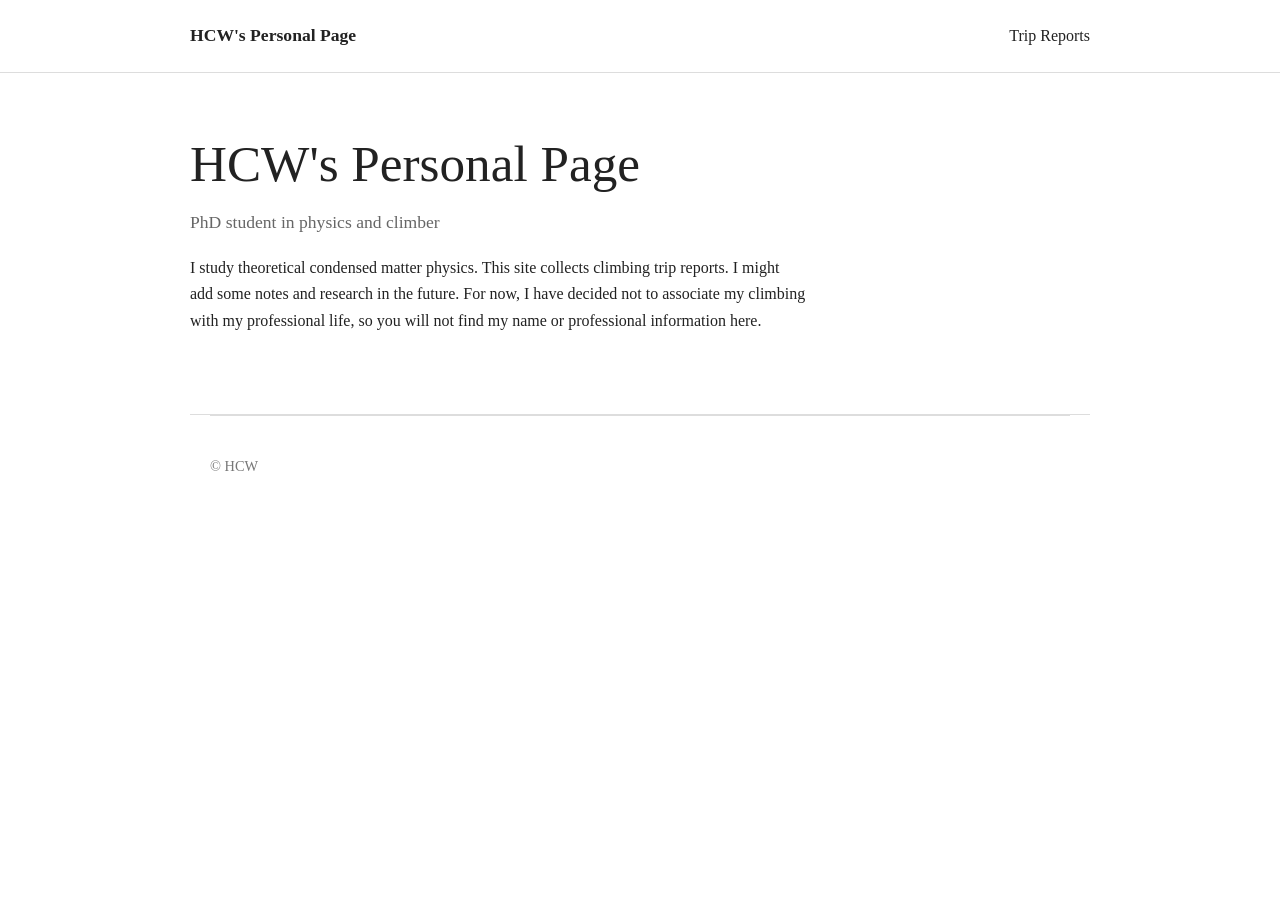
<file: index.html>
<!doctype html>
<html lang="en">
<head>
  <meta charset="utf-8">
  <meta name="viewport" content="width=device-width, initial-scale=1">
  <title>HCW's Personal Page</title>
  <meta name="description" content="HCW's personal page">
  <link rel="stylesheet" href="style.css">
</head>

<body>
  <header class="site-header">
    <nav class="nav">
      <a class="site-name" href="index.html">HCW's Personal Page</a>
      <div class="nav-links">
        <!-- <a href="notes/">Notes</a> -->
        <a href="trips/index.html">Trip Reports</a>
        <!-- <a href="about/">About</a> -->
      </div>
    </nav>
  </header>

  <main>
    <section class="intro">
      <div>
        <h1>HCW's Personal Page</h1>
        <p class="subtitle">PhD student in physics and climber</p>

        <p>
          I study theoretical condensed matter physics. This site collects climbing trip reports.
          I might add some notes and research in the future.
          For now, I have decided not to associate my climbing with my professional life,
          so you will not find my name or professional information here.
        </p>

      </div>

      <!-- <div class="portrait-placeholder" aria-label="Portrait placeholder">
        photo
      </div> -->
    </section>

    <hr>


  <footer>
    <p>© HCW</p>
  </footer>
</body>
</html>
</file>
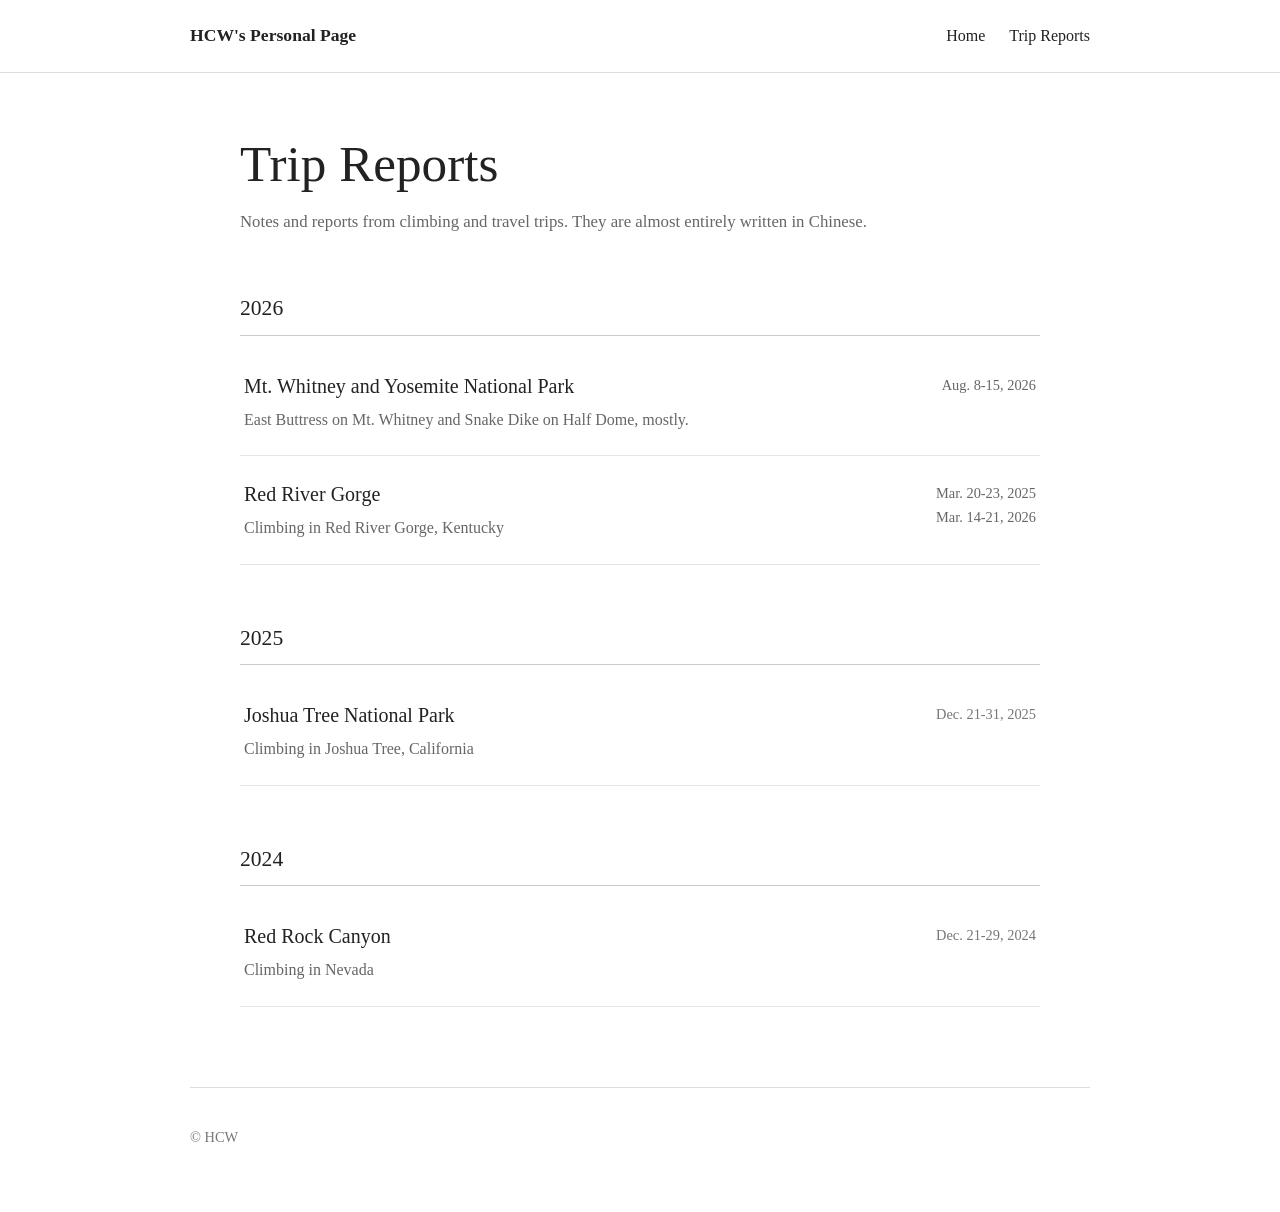
<file: trips/index.html>
<!doctype html>
<html lang="en">
<head>
  <meta charset="utf-8">
  <meta name="viewport" content="width=device-width, initial-scale=1">
  <title>Trip Reports — HCW</title>
  <link rel="stylesheet" href="../style.css">
</head>

<body>
  <header class="site-header">
    <nav class="nav">
      <a class="site-name" href="../index.html">HCW's Personal Page</a>

      <div class="nav-links">
        <a href="../index.html">Home</a>
        <a href="index.html">Trip Reports</a>
      </div>
    </nav>
  </header>

  <main class="trip-index">
    <header class="trip-index-header">
      <h1>Trip Reports</h1>
      <p>
        Notes and reports from climbing and travel trips. They are almost entirely written
        in Chinese.
      </p>
    </header>

    <section class="trip-year">

      <h2>2026</h2>

      <a class="trip-entry" href="2026-california/index.html">
        <div>
          <h3>Mt. Whitney and Yosemite National Park</h3>
          <p>East Buttress on Mt. Whitney and Snake Dike on Half Dome, mostly.</p>
        </div>

        <div class="trip-meta">
          <p>Aug. 8-15, 2026</p>
        </div>
      </a>

      <a class="trip-entry" href="2026-rrg/index.html">
        <div>
          <h3>Red River Gorge</h3>
          <p>Climbing in Red River Gorge, Kentucky</p>
        </div>

        <div class="trip-meta">
          <p>Mar. 20-23, 2025</p>
          <p>Mar. 14-21, 2026</p>
        </div>
      </a>

      <h2>2025</h2>

      <a class="trip-entry" href="2025-joshua-tree/index.html">
        <div>
          <h3>Joshua Tree National Park</h3>
          <p>Climbing in Joshua Tree, California</p>
        </div>

        <div class="trip-meta">
          Dec. 21-31, 2025
        </div>
      </a>

      <h2>2024</h2>

      <a class="trip-entry" href="2024-red-rock/index.html">
        <div>
          <h3>Red Rock Canyon</h3>
          <p>Climbing in Nevada</p>
        </div>

        <div class="trip-meta">
          Dec. 21-29, 2024
        </div>
      </a>

    </section>

  </main>

  <footer>
    <p>© HCW</p>
  </footer>
</body>
</html>
</file>
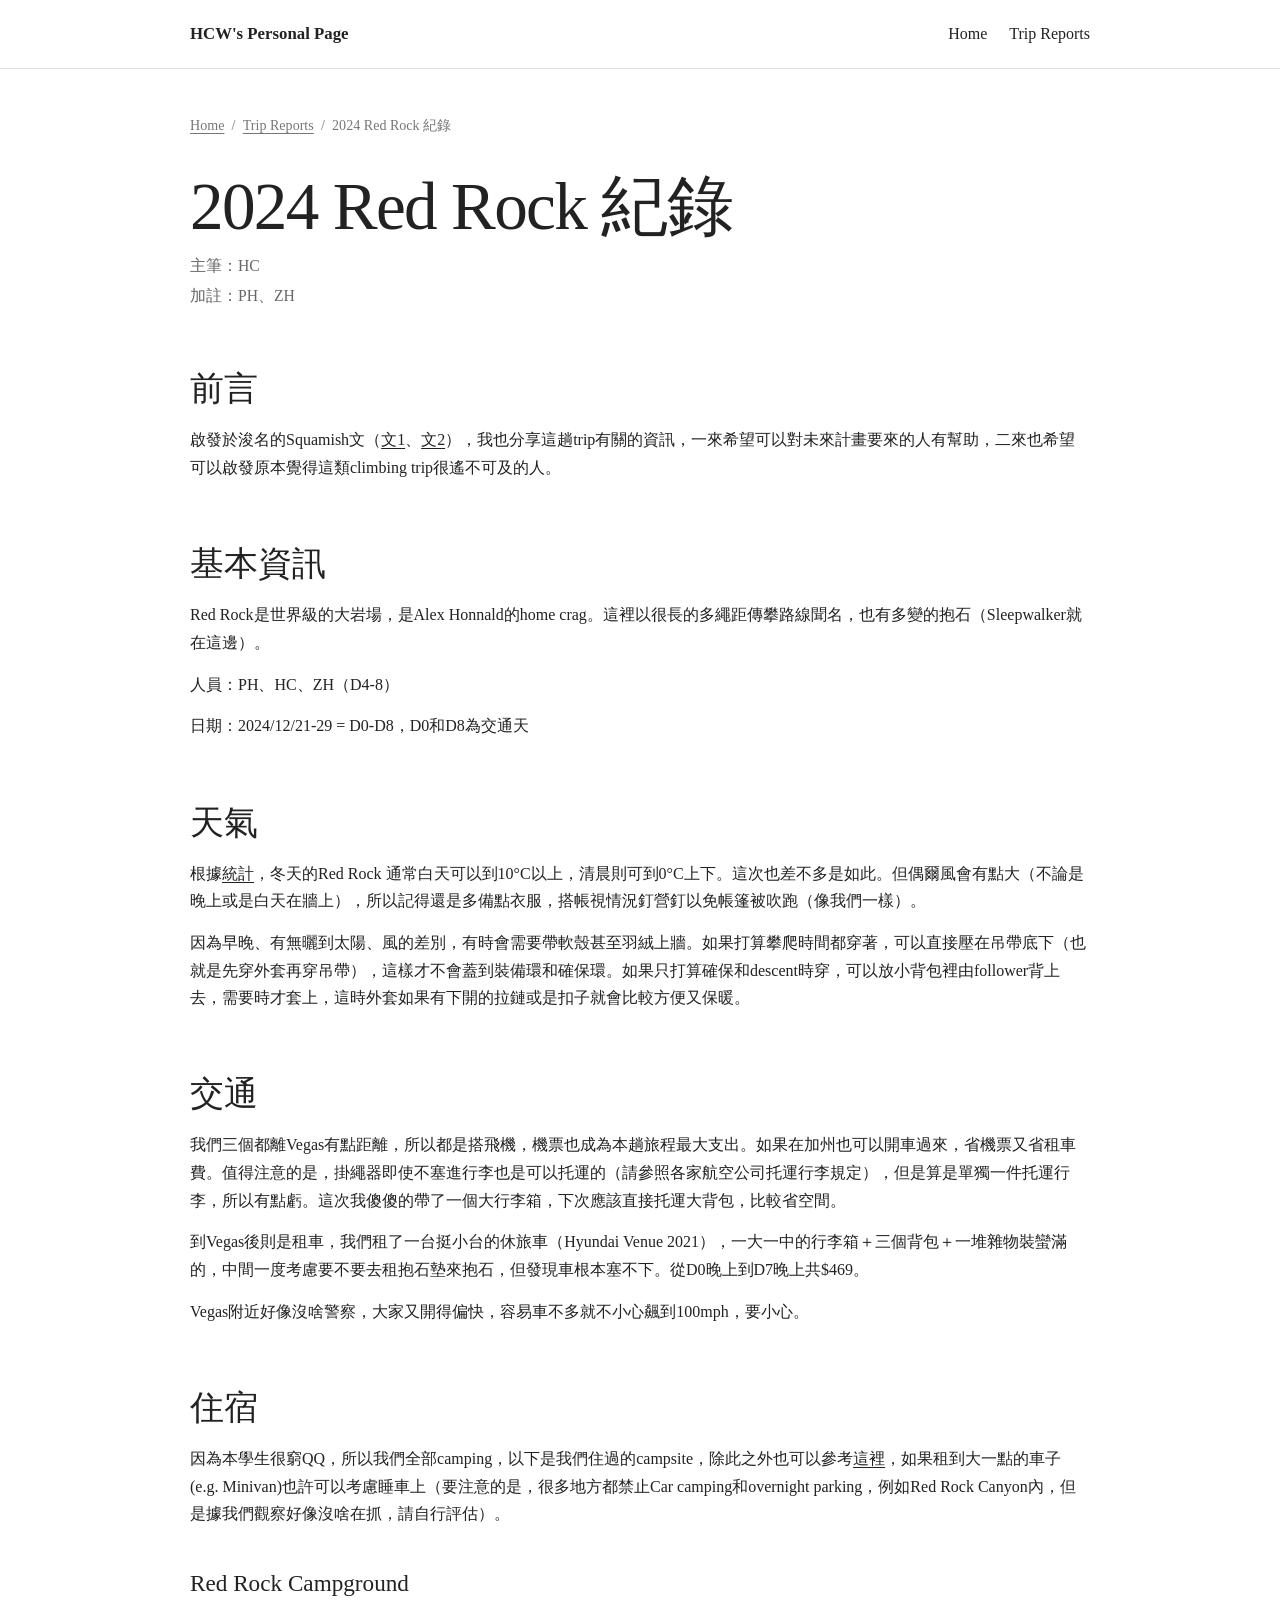
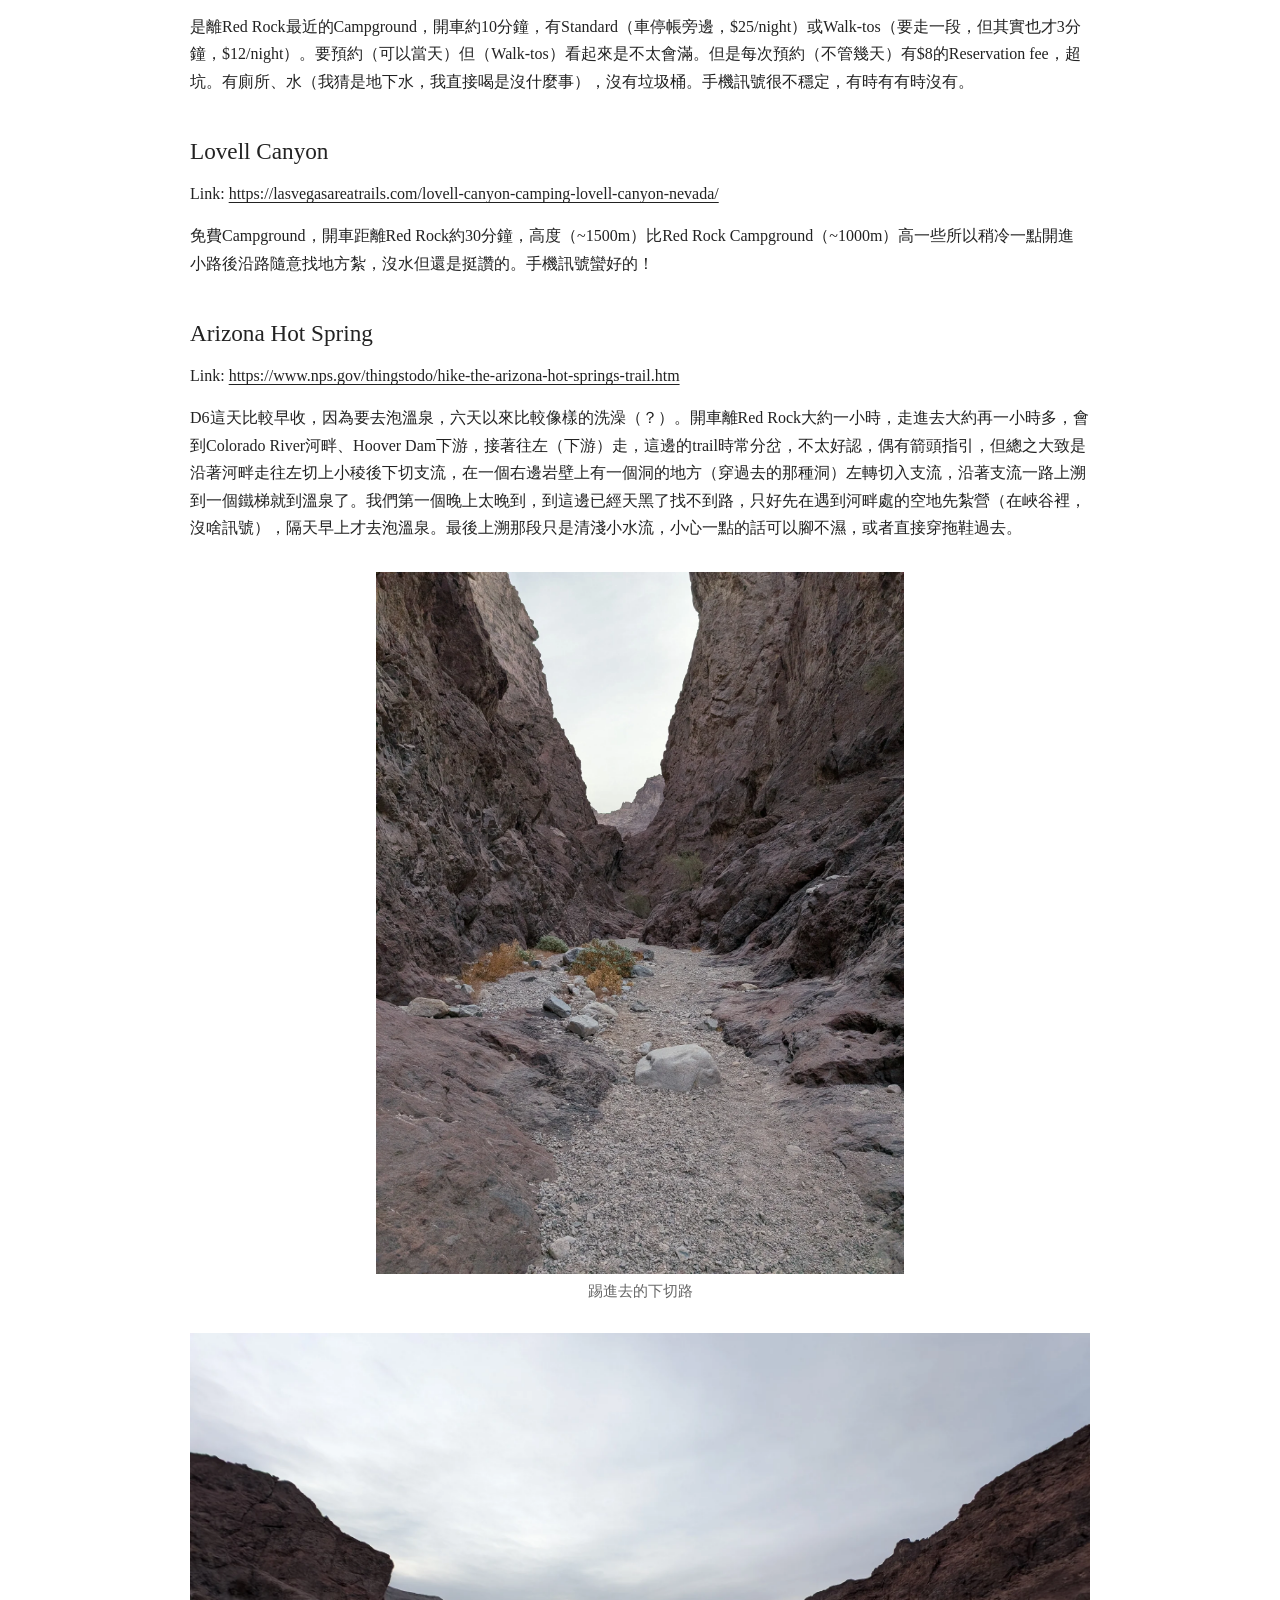
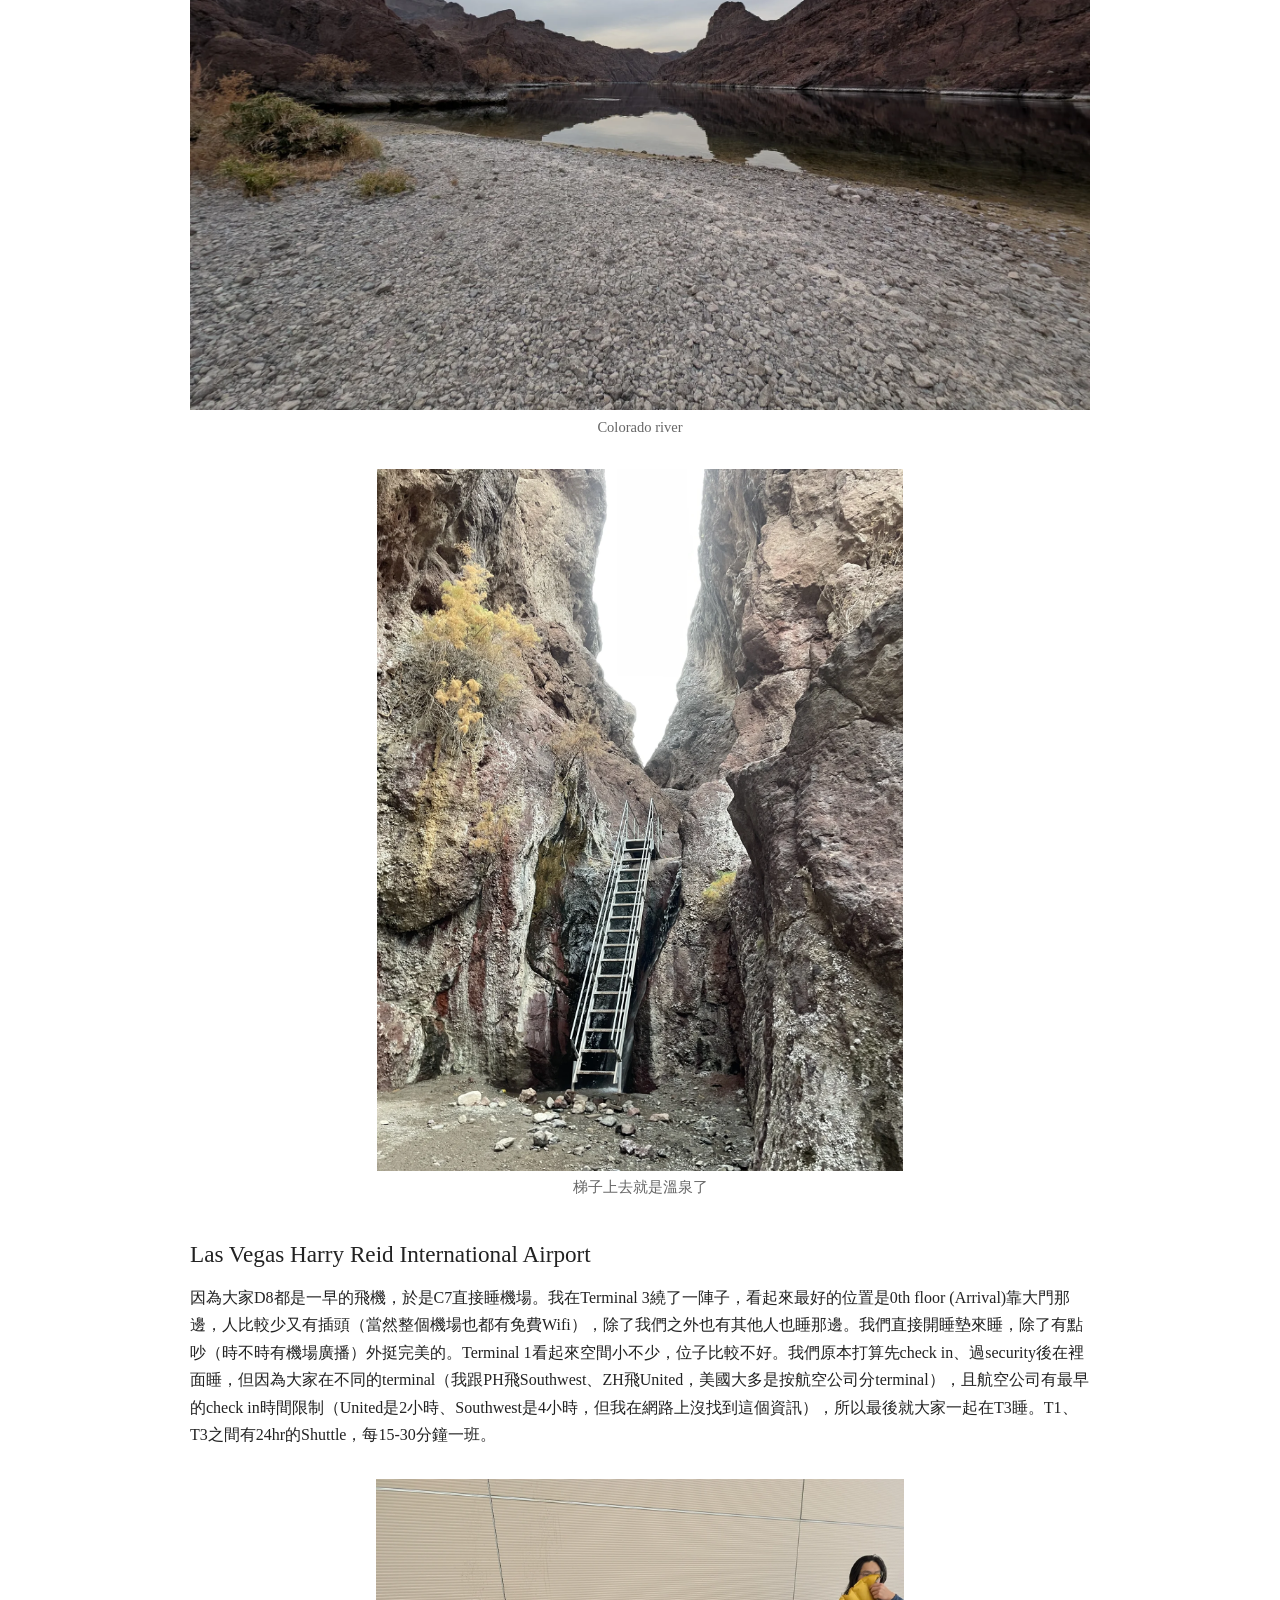
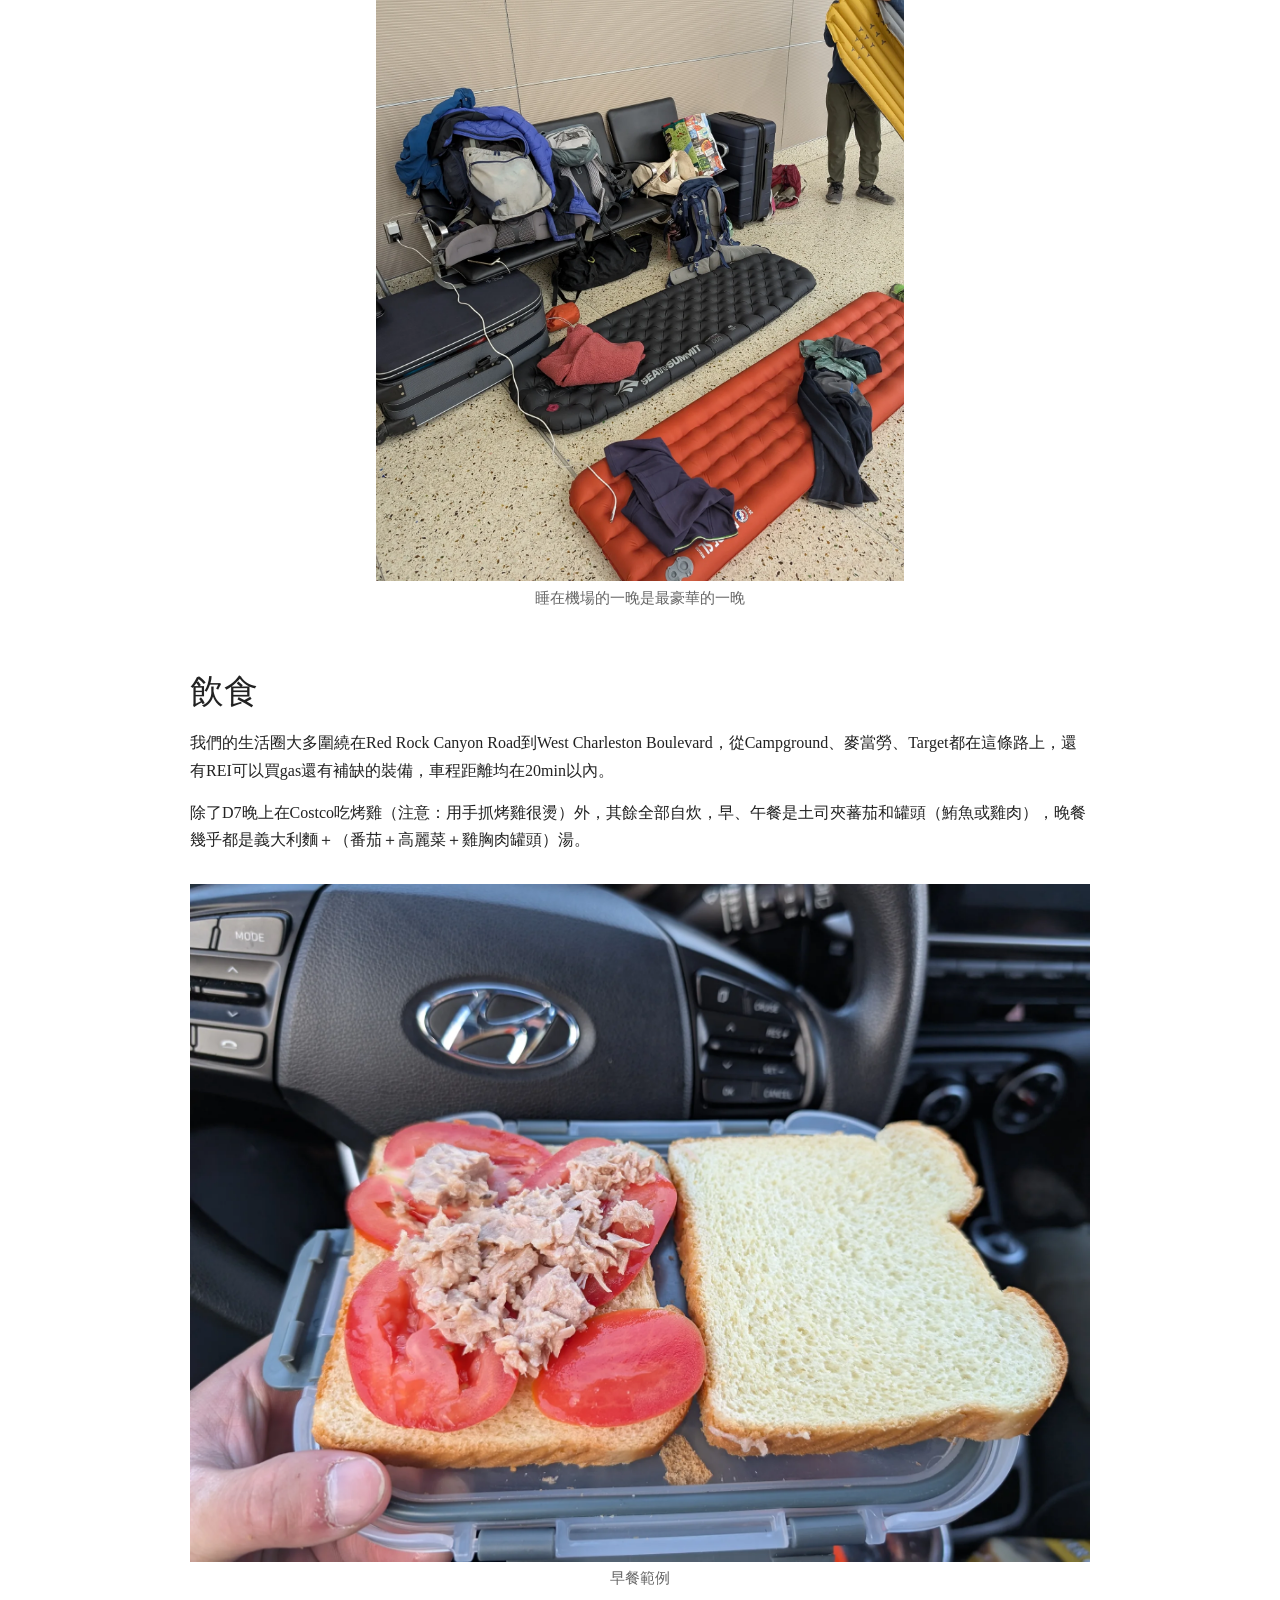
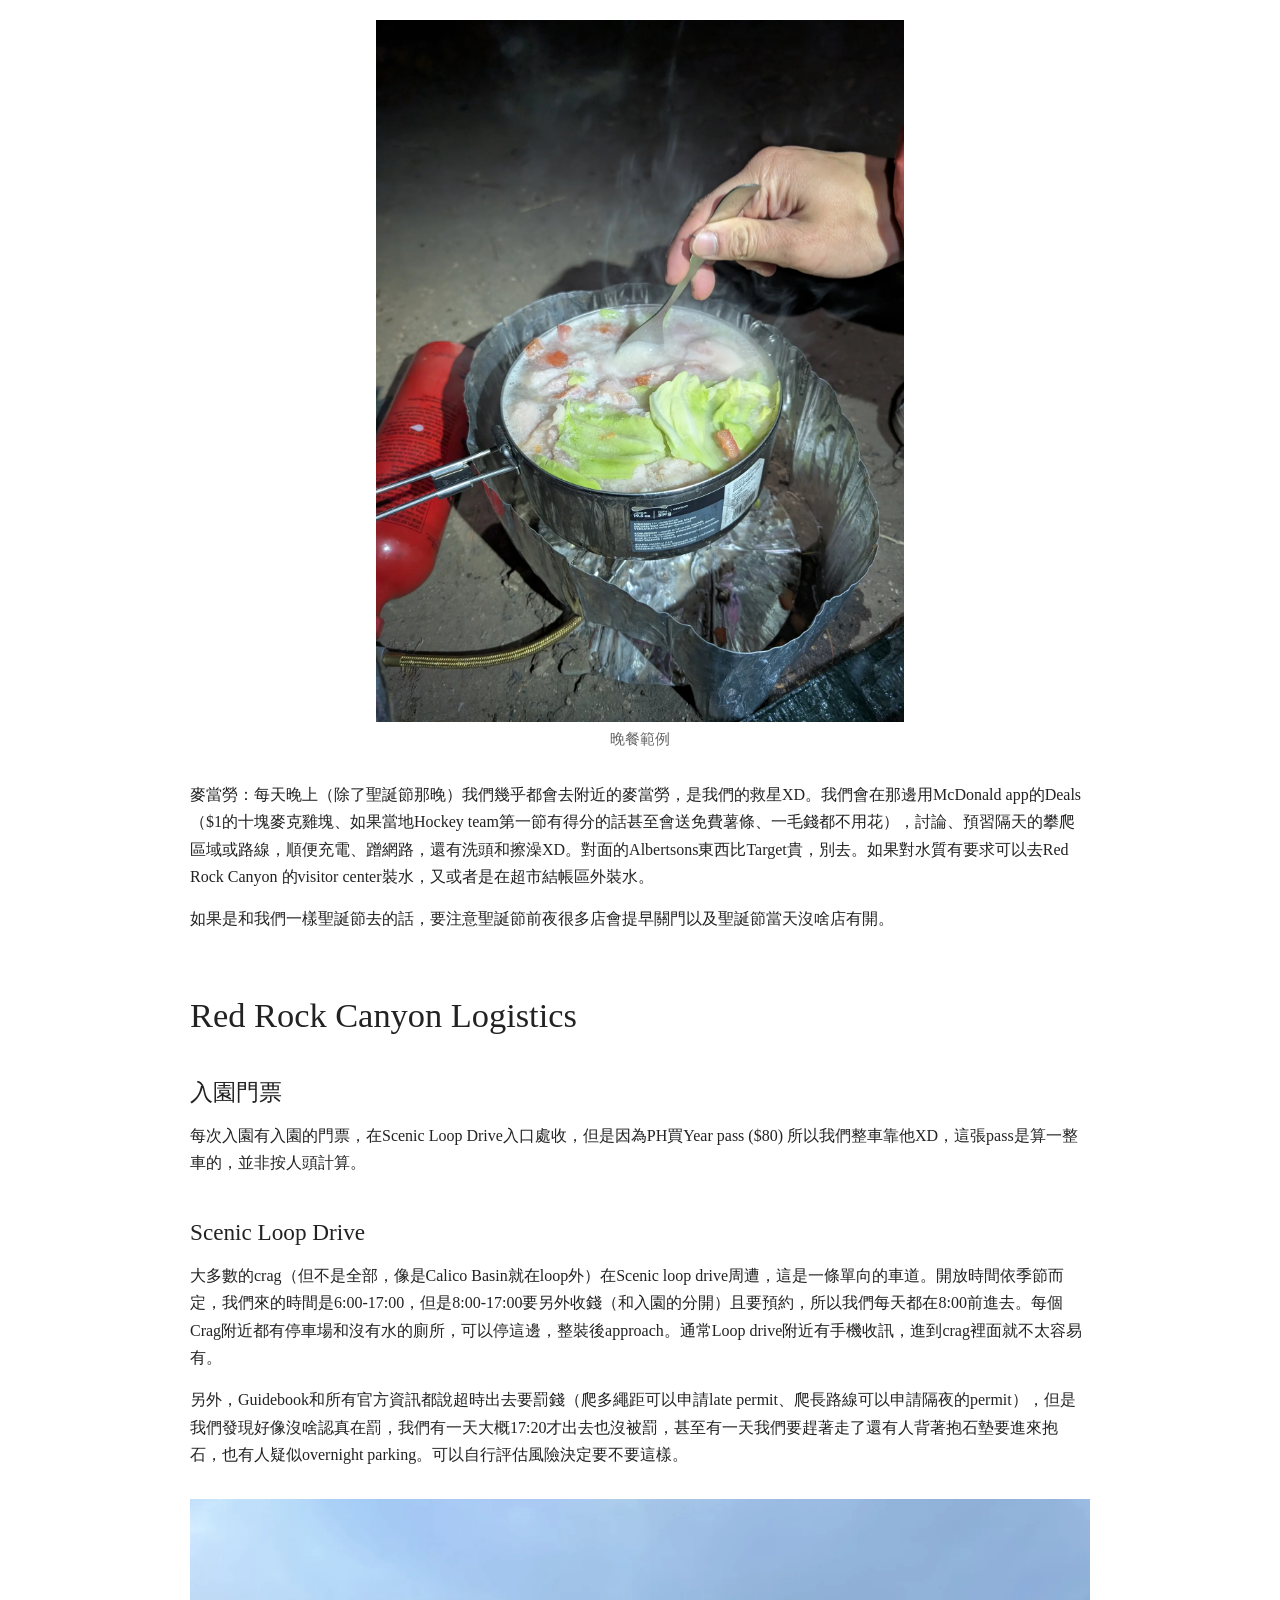
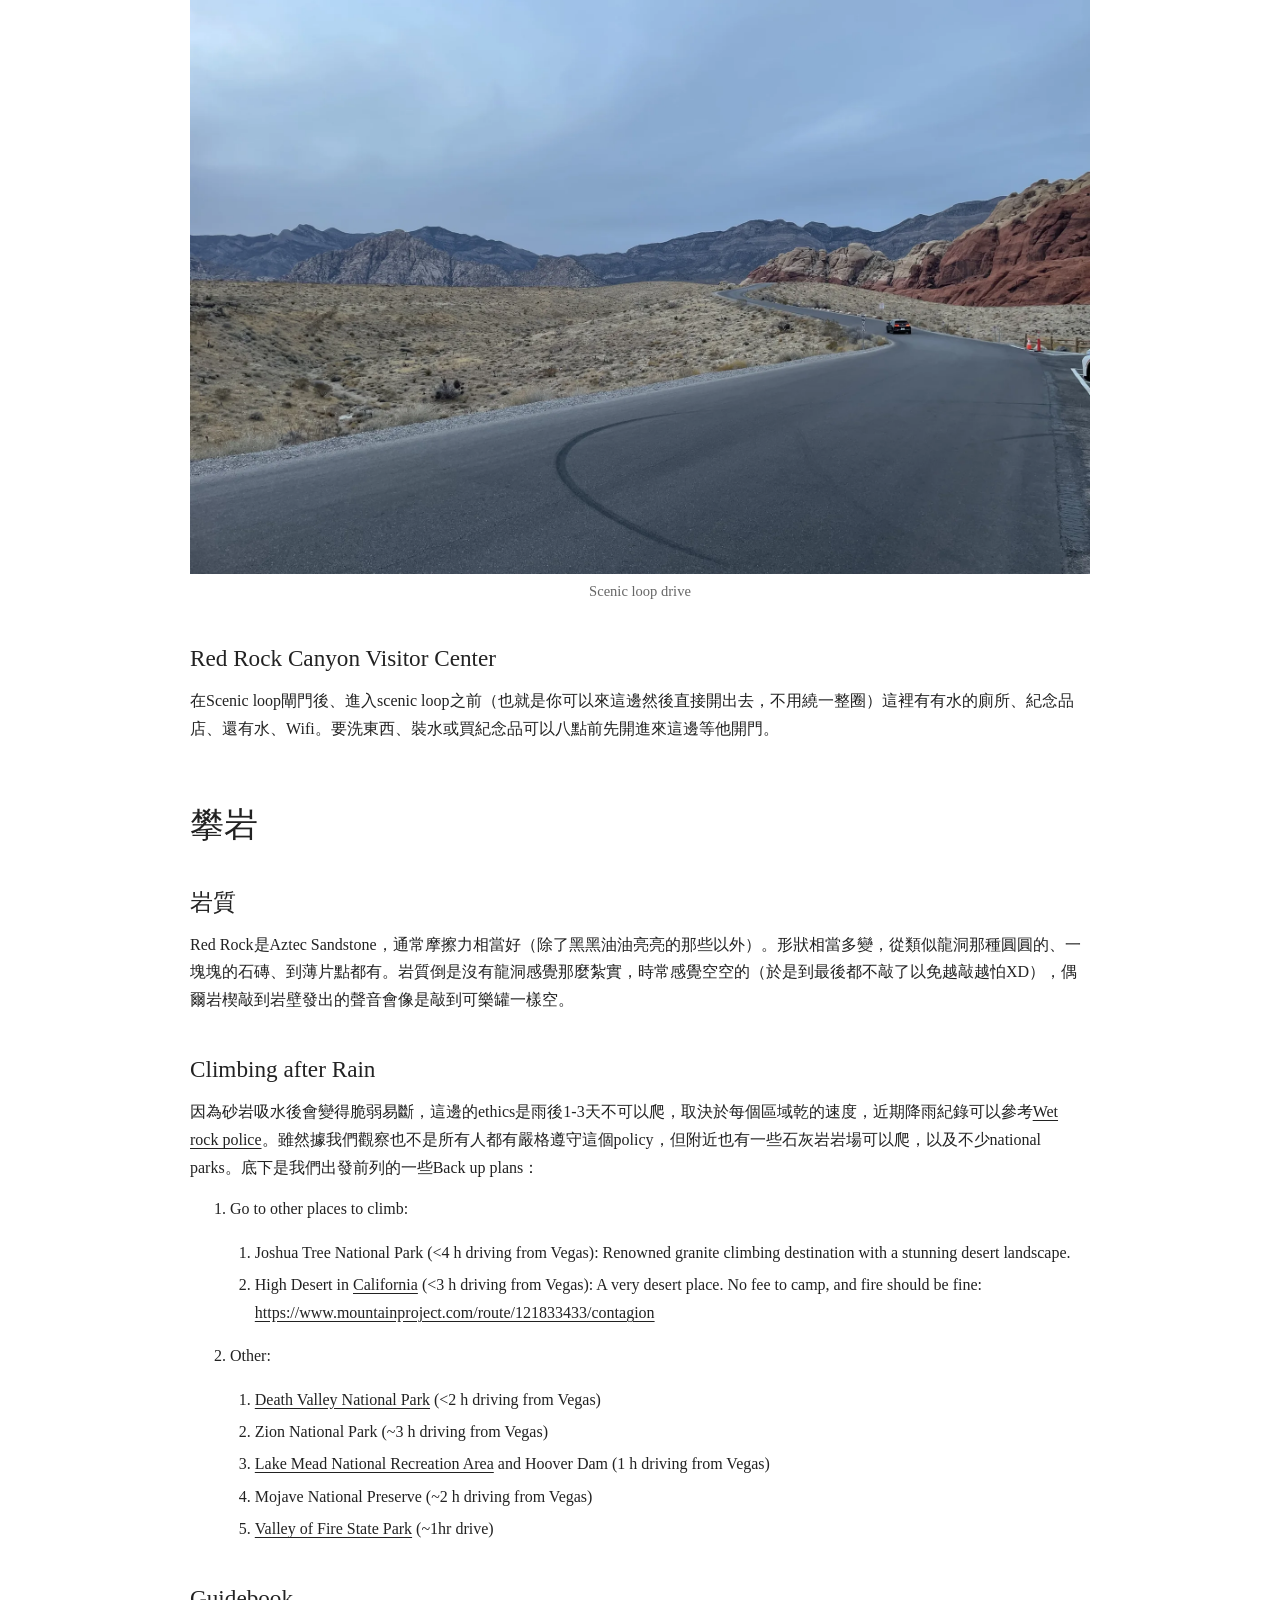
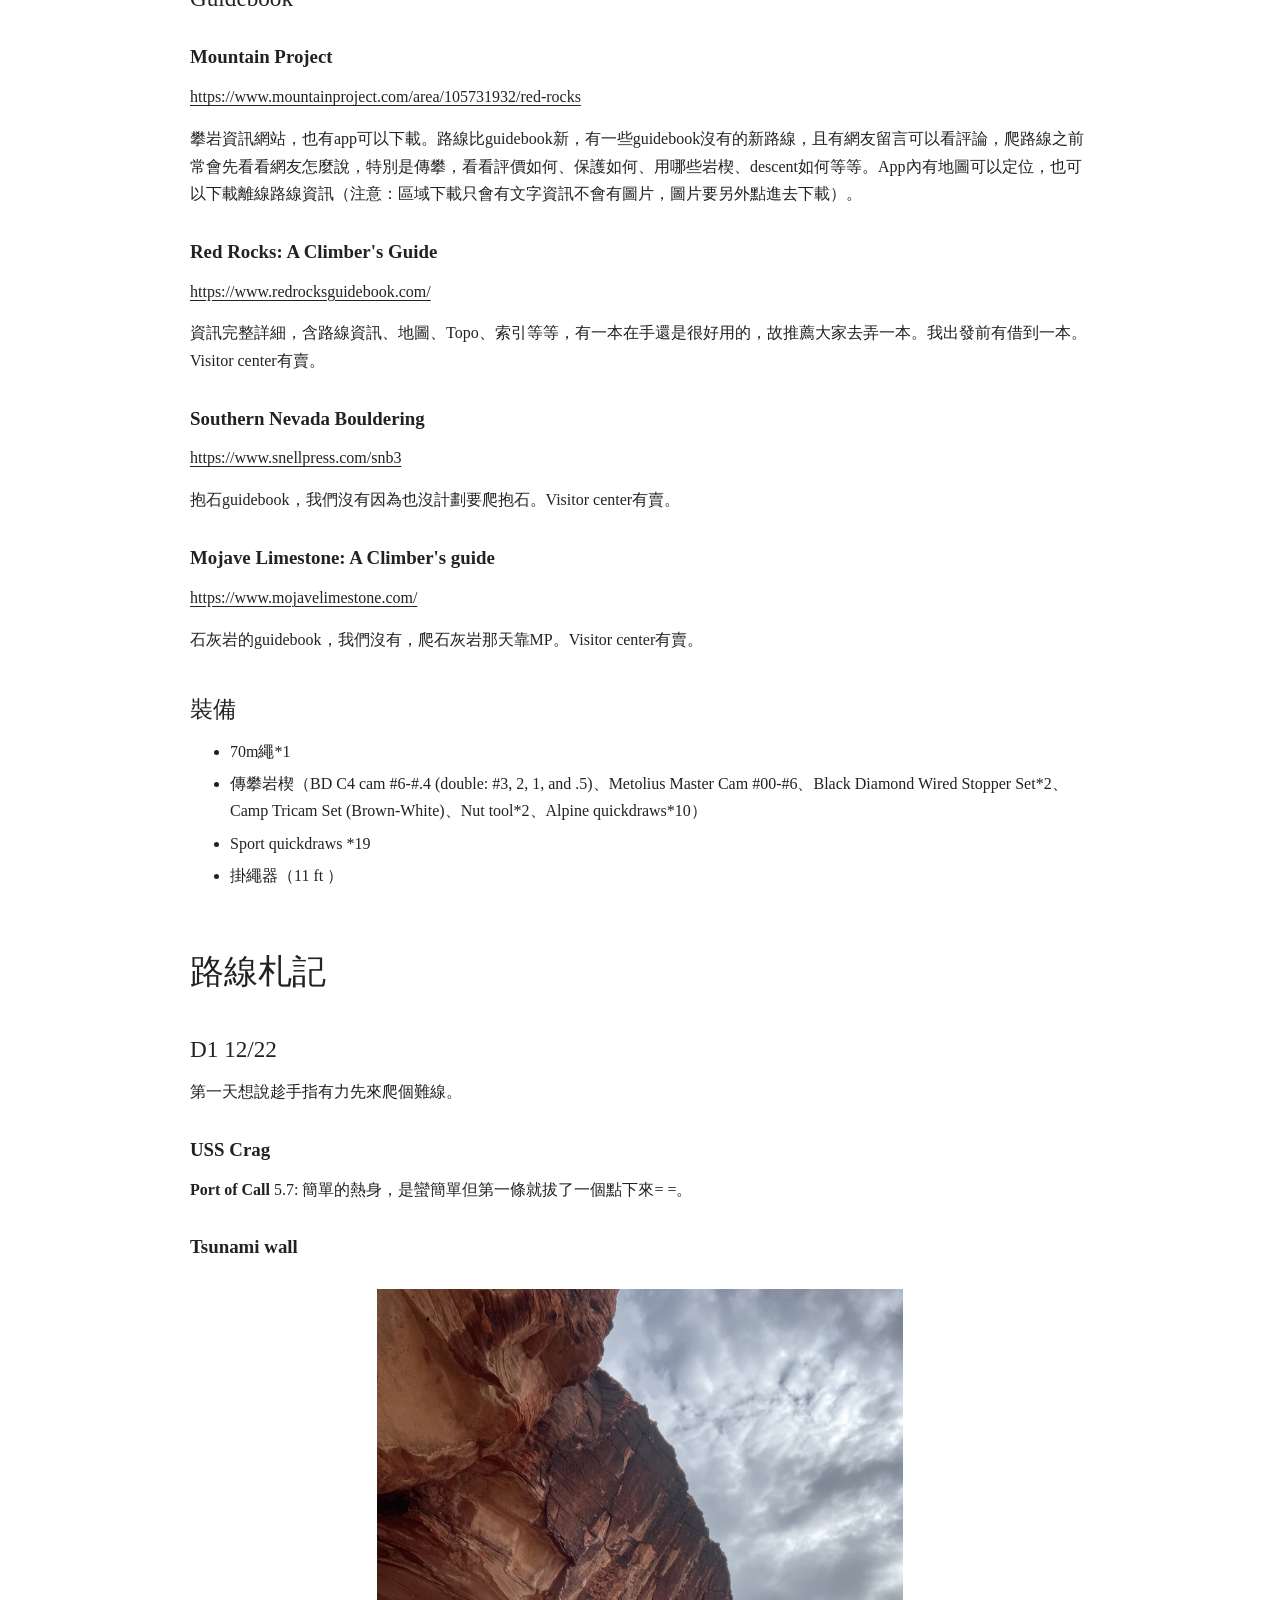
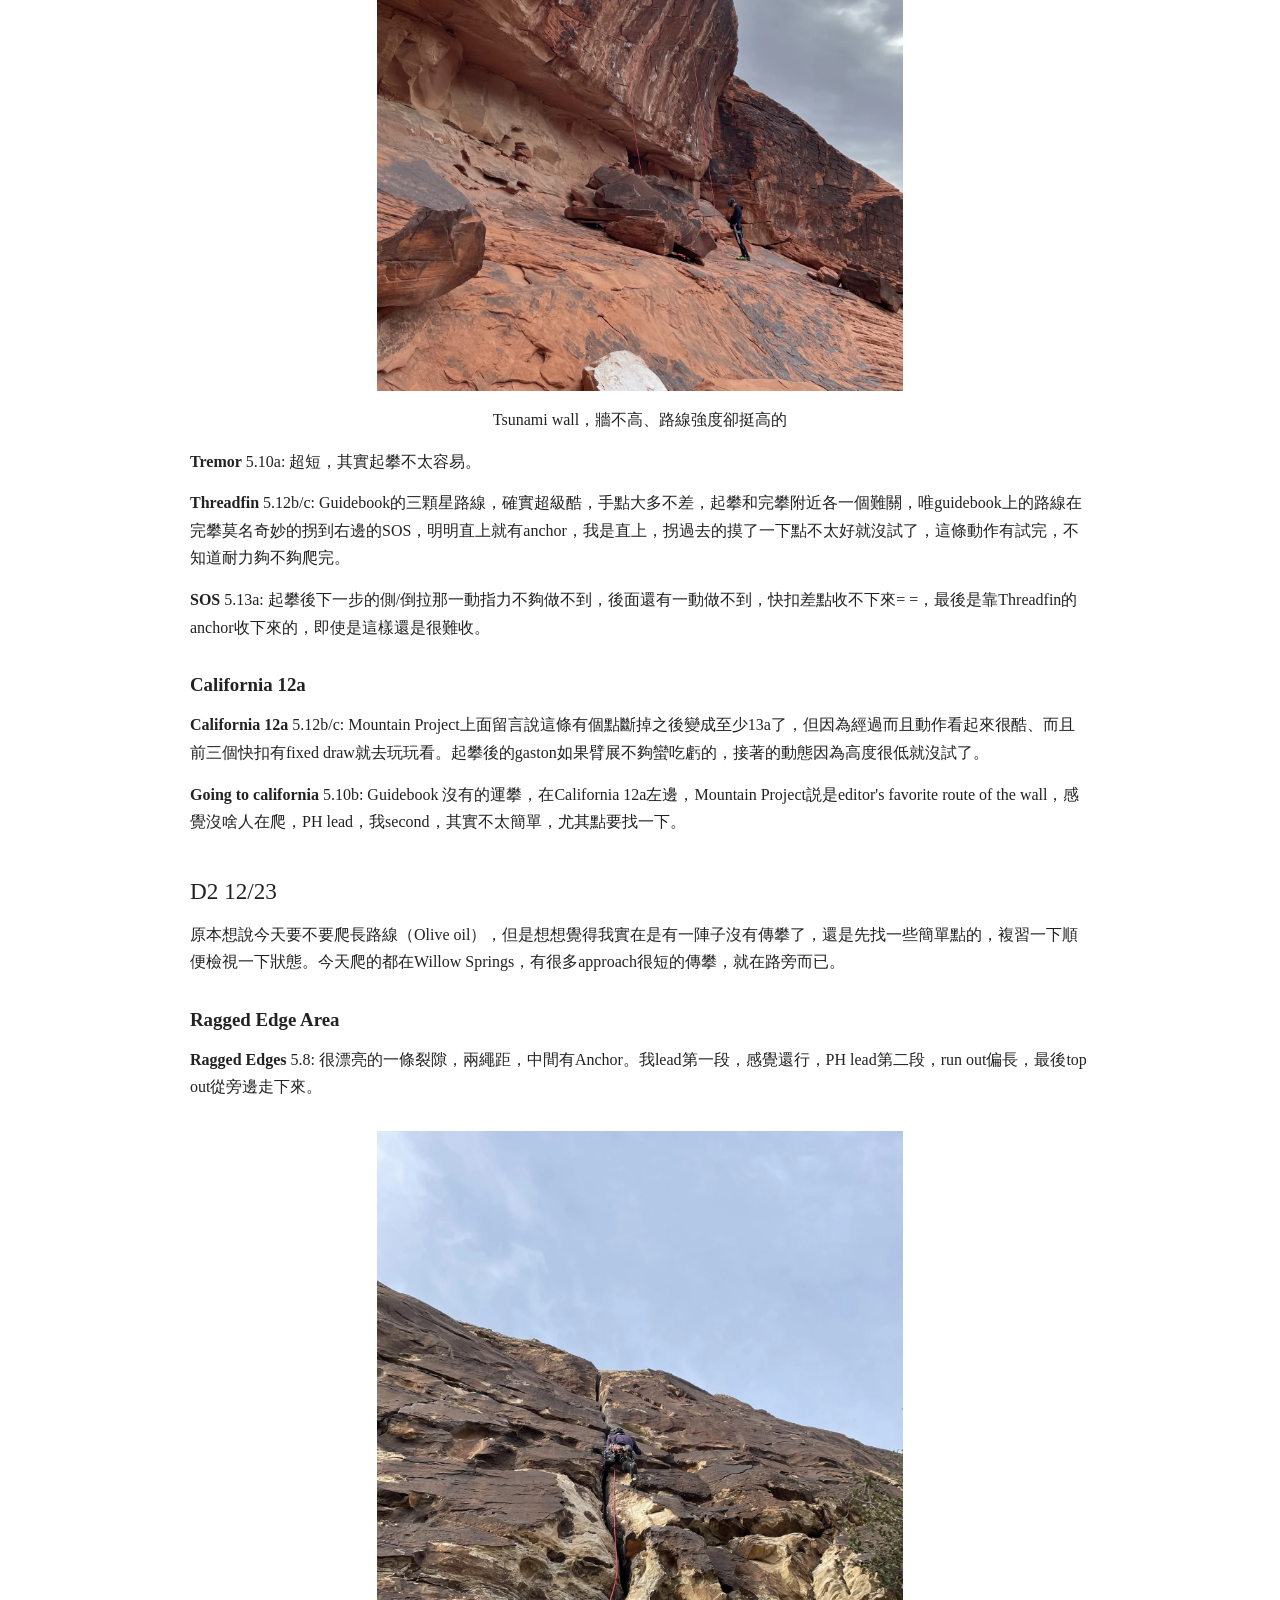
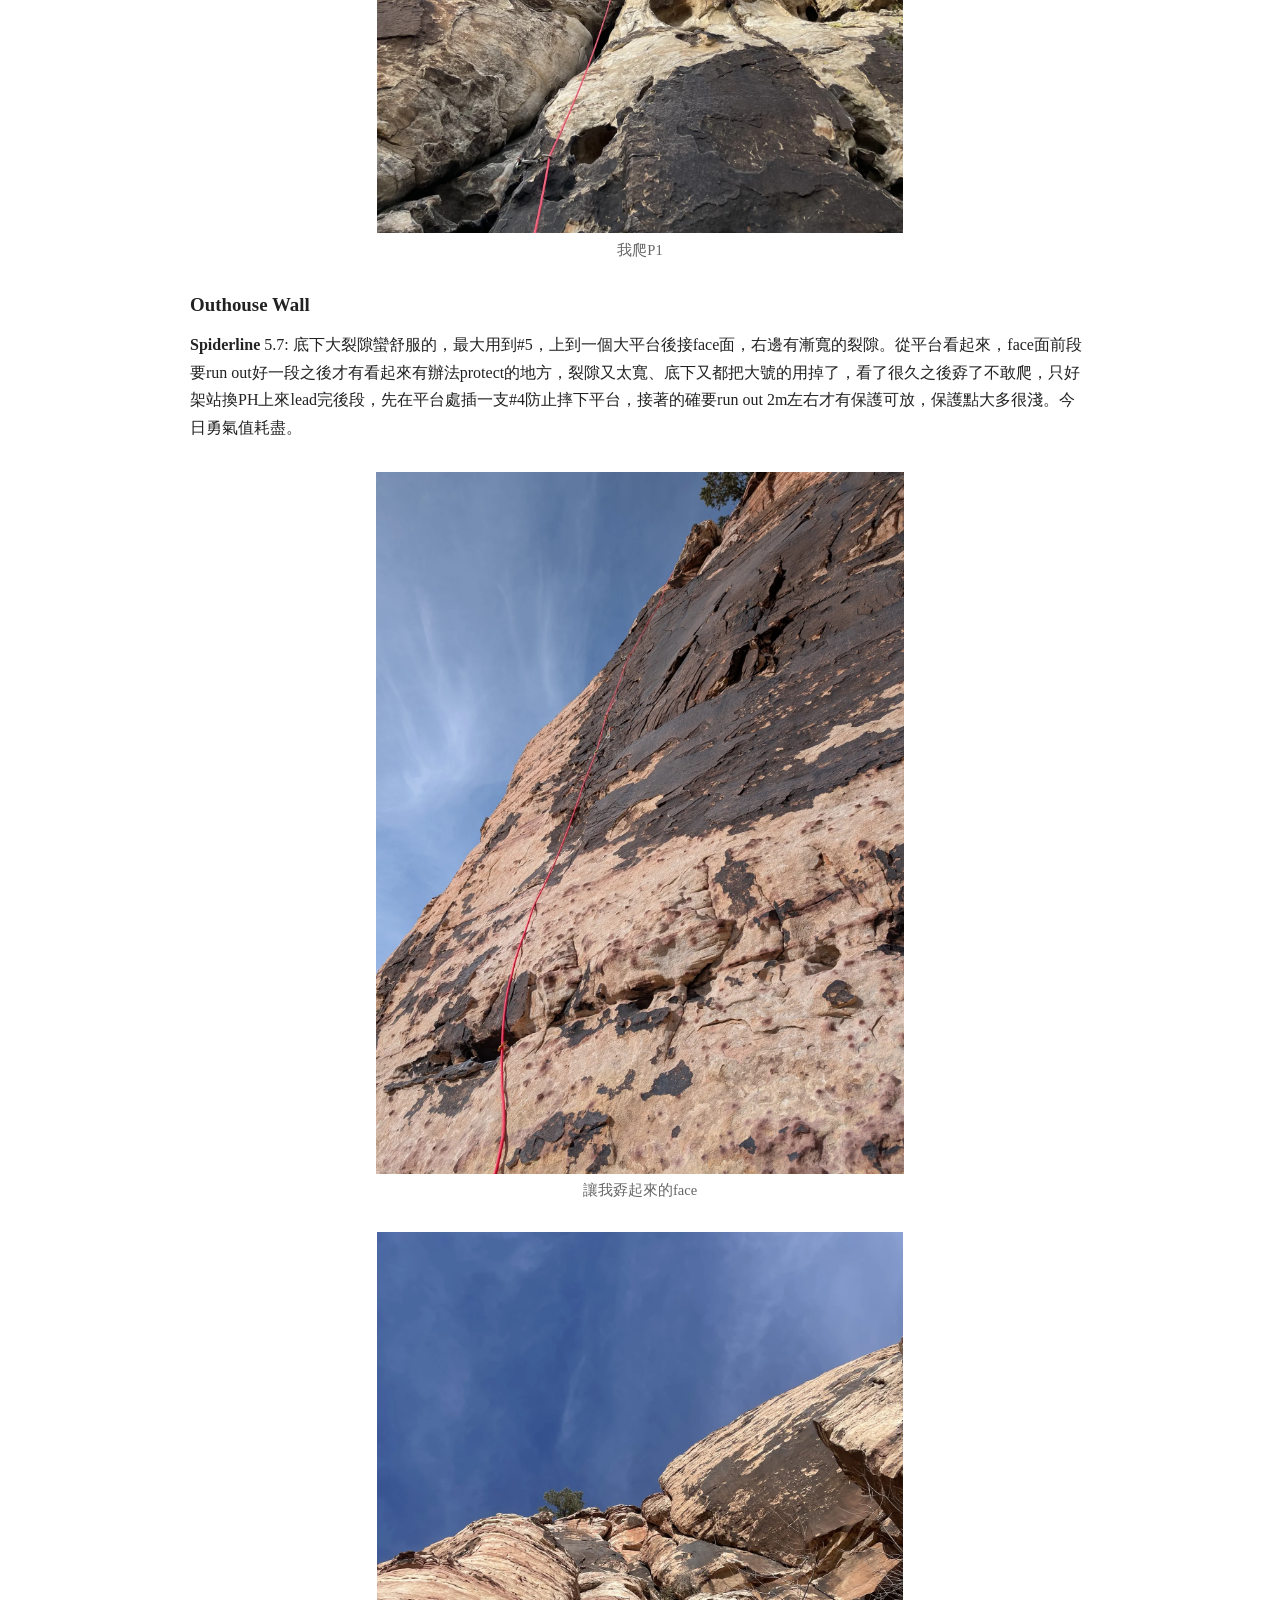
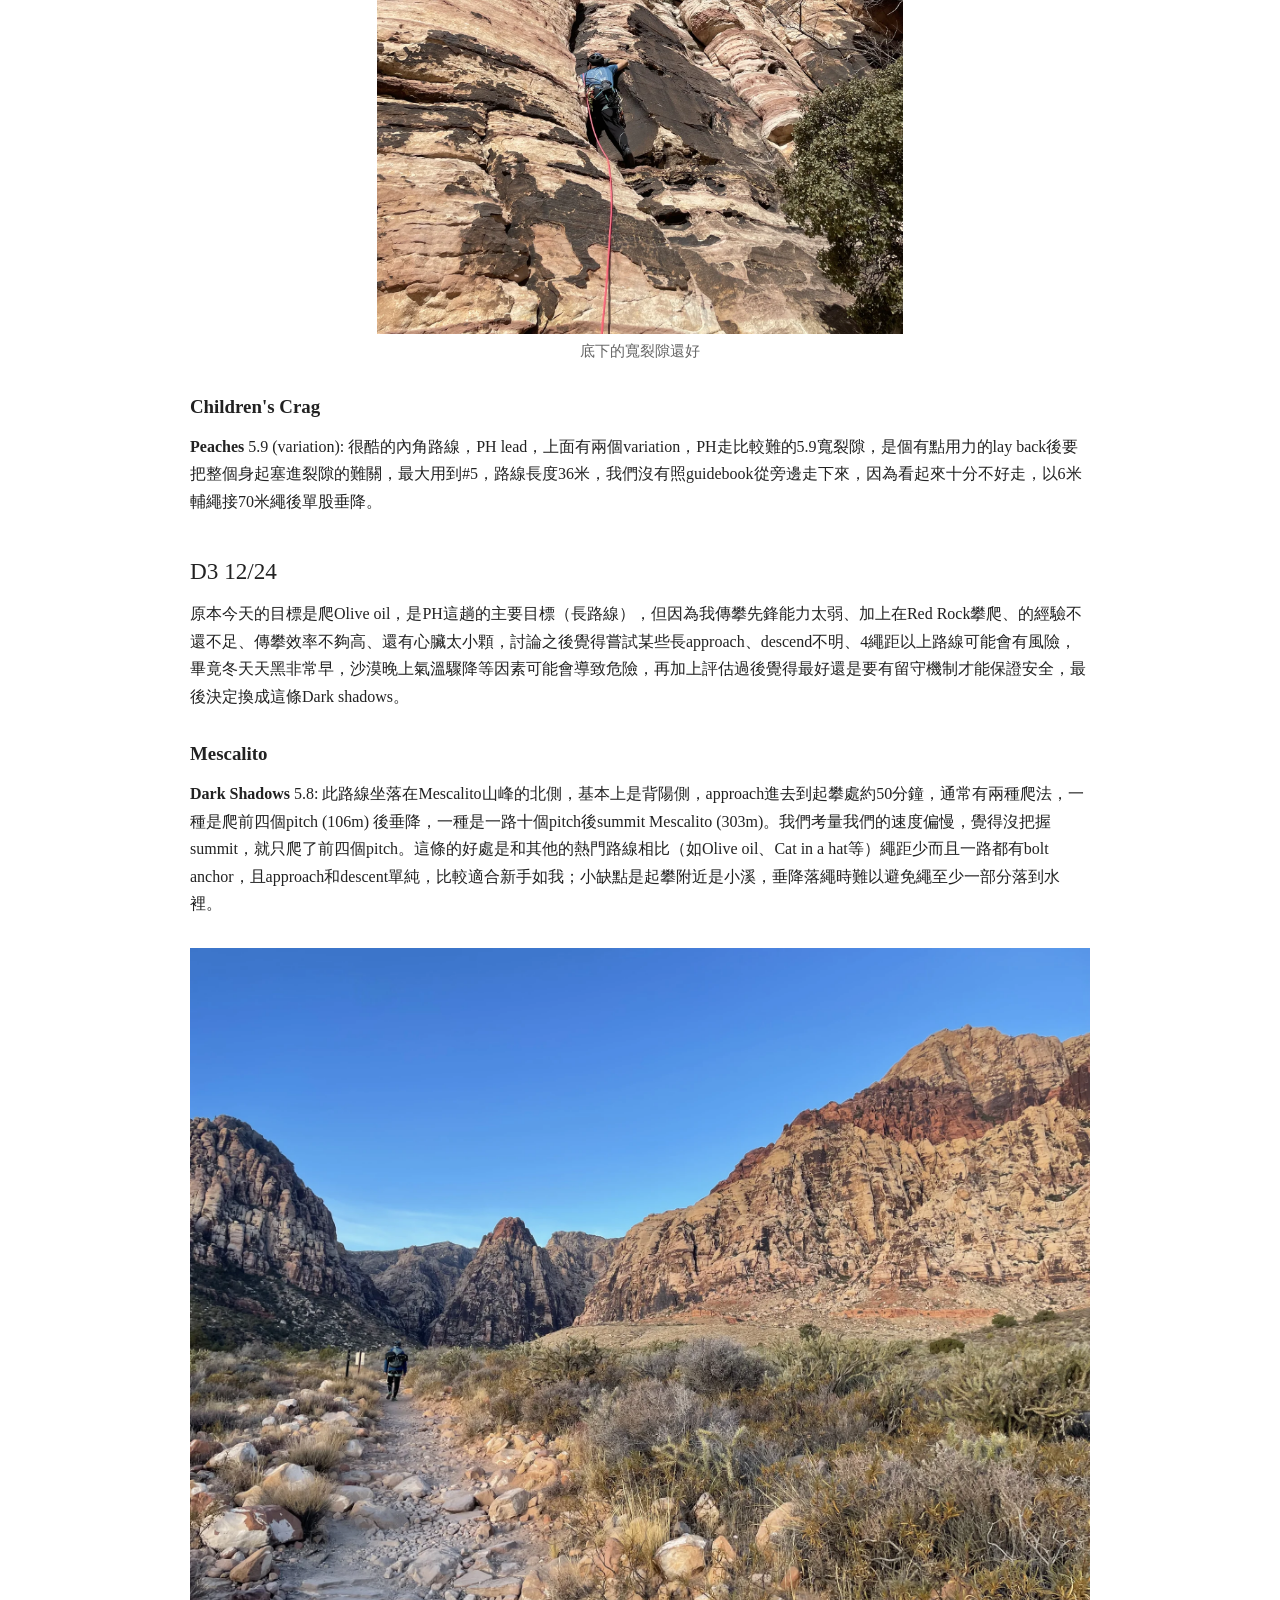
<file: trips/2024-red-rock/index.html>
<!doctype html>
<html>
  <head>
    <meta charset="utf-8">
    <meta content="width=device-width, initial-scale=1" name="viewport">
    <title>2024 Red Rock 紀錄</title>
    <link href="style.css" rel="stylesheet">
  </head>
  <body>
    <header class="site-header">
      <nav class="site-nav">
        <a class="site-name" href="../../">HCW's Personal Page</a>
        <div class="site-links">
          <a href="../../">Home</a>
          <a href="../">Trip Reports</a>
        </div>
      </nav>
    </header>
    <main class="trip-report">
      <nav aria-label="Breadcrumb" class="breadcrumb">
        <a href="../../">Home</a>
        <span aria-hidden="true">/</span>
        <a href="../">Trip Reports</a>
        <span aria-hidden="true">/</span>
        <span aria-current="page">2024 Red Rock 紀錄</span>
      </nav>
      <h1 class="trip-title" id="h.n72sbm6it337">2024 Red Rock 紀錄</h1>
      <p class="byline">主筆：HC</p>
      <p class="byline">加註：PH、ZH</p>
      <h2 id="h.agtywaarz6v3">前言</h2>
      <p>啟發於浚名的Squamish文（<a href="https://www.ptt.cc/bbs/MountainClub/M.1690965943.A.262.html" rel="noopener noreferrer" target="_blank">文1</a>、<a href="https://www.ptt.cc/bbs/MountainClub/M.1692629664.A.E30.html" rel="noopener noreferrer" target="_blank">文2</a>），我也分享這趟trip有關的資訊，一來希望可以對未來計畫要來的人有幫助，二來也希望可以啟發原本覺得這類climbing trip很遙不可及的人。</p>
      <h2 id="h.4slvpmhrrnmj">基本資訊</h2>
      <p>Red Rock是世界級的大岩場，是Alex Honnald的home crag。這裡以很長的多繩距傳攀路線聞名，也有多變的抱石（Sleepwalker就在這邊）。</p>
      <p></p>
      <p>人員：PH、HC、ZH（D4-8）</p>
      <p>日期：2024/12/21-29 = D0-D8，D0和D8為交通天</p>
      <h2 id="h.eu9ato6a33z3">天氣</h2>
      <p>根據<a href="https://www.blm.gov/sites/default/files/documents/files/Nevada_Red_Rock_Canyon_Weather_Brochure.pdf" rel="noopener noreferrer" target="_blank">統計</a>，冬天的Red Rock 通常白天可以到10°C以上，清晨則可到0°C上下。這次也差不多是如此。但偶爾風會有點大（不論是晚上或是白天在牆上），所以記得還是多備點衣服，搭帳視情況釘營釘以免帳篷被吹跑（像我們一樣）。</p>
      <p>因為早晚、有無曬到太陽、風的差別，有時會需要帶軟殼甚至羽絨上牆。如果打算攀爬時間都穿著，可以直接壓在吊帶底下（也就是先穿外套再穿吊帶），這樣才不會蓋到裝備環和確保環。如果只打算確保和descent時穿，可以放小背包裡由follower背上去，需要時才套上，這時外套如果有下開的拉鏈或是扣子就會比較方便又保暖。</p>
      <h2 id="h.sqk393xgiyer">交通</h2>
      <p>我們三個都離Vegas有點距離，所以都是搭飛機，機票也成為本趟旅程最大支出。如果在加州也可以開車過來，省機票又省租車費。值得注意的是，掛繩器即使不塞進行李也是可以托運的（請參照各家航空公司托運行李規定），但是算是單獨一件托運行李，所以有點虧。這次我傻傻的帶了一個大行李箱，下次應該直接托運大背包，比較省空間。</p>
      <p>到Vegas後則是租車，我們租了一台挺小台的休旅車（Hyundai Venue 2021），一大一中的行李箱＋三個背包＋一堆雜物裝蠻滿的，中間一度考慮要不要去租抱石墊來抱石，但發現車根本塞不下。從D0晚上到D7晚上共$469。</p>
      <p>Vegas附近好像沒啥警察，大家又開得偏快，容易車不多就不小心飆到100mph，要小心。</p>
      <h2 id="h.nw34ecc3s9bl">住宿</h2>
      <p>因為本學生很窮QQ，所以我們全部camping，以下是我們住過的campsite，除此之外也可以參考<a href="https://freecampsites.net/%23!(36.07841,%2B-115.13397)" rel="noopener noreferrer" target="_blank">這裡</a>，如果租到大一點的車子 (e.g. Minivan)也許可以考慮睡車上（要注意的是，很多地方都禁止Car camping和overnight parking，例如Red Rock Canyon內，但是據我們觀察好像沒啥在抓，請自行評估）。</p>
      <h3 id="h.c6f1kujqvalt">Red Rock Campground</h3>
      <p>是離Red Rock最近的Campground，開車約10分鐘，有Standard（車停帳旁邊，$25/night）或Walk-tos（要走一段，但其實也才3分鐘，$12/night）。要預約（可以當天）但（Walk-tos）看起來是不太會滿。但是每次預約（不管幾天）有$8的Reservation fee，超坑。有廁所、水（我猜是地下水，我直接喝是沒什麼事），沒有垃圾桶。手機訊號很不穩定，有時有有時沒有。</p>
      <h3 id="h.2fwuryja7fwj">Lovell Canyon</h3>
      <p>Link: <a href="https://lasvegasareatrails.com/lovell-canyon-camping-lovell-canyon-nevada/" rel="noopener noreferrer" target="_blank">https://lasvegasareatrails.com/lovell-canyon-camping-lovell-canyon-nevada/</a>
      </p>
      <p>免費Campground，開車距離Red Rock約30分鐘，高度（~1500m）比Red Rock Campground（~1000m）高一些所以稍冷一點開進小路後沿路隨意找地方紮，沒水但還是挺讚的。手機訊號蠻好的！</p>
      <h3 id="h.eywqflj98o0k">Arizona Hot Spring</h3>
      <p>Link: <a href="https://www.nps.gov/thingstodo/hike-the-arizona-hot-springs-trail.htm" rel="noopener noreferrer" target="_blank">https://www.nps.gov/thingstodo/hike-the-arizona-hot-springs-trail.htm</a>
      </p>
      <p>D6這天比較早收，因為要去泡溫泉，六天以來比較像樣的洗澡（？）。開車離Red Rock大約一小時，走進去大約再一小時多，會到Colorado River河畔、Hoover Dam下游，接著往左（下游）走，這邊的trail時常分岔，不太好認，偶有箭頭指引，但總之大致是沿著河畔走往左切上小稜後下切支流，在一個右邊岩壁上有一個洞的地方（穿過去的那種洞）左轉切入支流，沿著支流一路上溯到一個鐵梯就到溫泉了。我們第一個晚上太晚到，到這邊已經天黑了找不到路，只好先在遇到河畔處的空地先紮營（在峽谷裡，沒啥訊號），隔天早上才去泡溫泉。最後上溯那段只是清淺小水流，小心一點的話可以腳不濕，或者直接穿拖鞋過去。</p>
      <p class="photo-row single-image">
        <img alt="" data-doc-image="images/image11.jpg" data-match-status="matched" data-original-file="PXL_20241228_164344290.jpg" src="images/web/PXL_20241228_164344290__c22b2a5312.webp" title="">
      </p>
      <p class="caption">踢進去的下切路</p>
      <p class="photo-row single-image">
        <img alt="" data-doc-image="images/image28.jpg" data-match-status="matched" data-original-file="PXL_20241228_161011471.jpg" src="images/web/PXL_20241228_161011471__5a227afc9a.webp" title="">
      </p>
      <p class="caption">Colorado river</p>
      <p class="photo-row single-image">
        <img alt="" data-doc-image="images/image8.jpg" data-match-status="matched" data-original-file="IMG_2759.JPG" src="images/web/IMG_2759__1a70e4b72b.webp" title="">
      </p>
      <p class="caption">梯子上去就是溫泉了</p>
      <h3 id="h.8f2jw99ws2d">Las Vegas Harry Reid International Airport</h3>
      <p>因為大家D8都是一早的飛機，於是C7直接睡機場。我在Terminal 3繞了一陣子，看起來最好的位置是0th floor (Arrival)靠大門那邊，人比較少又有插頭（當然整個機場也都有免費Wifi），除了我們之外也有其他人也睡那邊。我們直接開睡墊來睡，除了有點吵（時不時有機場廣播）外挺完美的。Terminal 1看起來空間小不少，位子比較不好。我們原本打算先check in、過security後在裡面睡，但因為大家在不同的terminal（我跟PH飛Southwest、ZH飛United，美國大多是按航空公司分terminal），且航空公司有最早的check in時間限制（United是2小時、Southwest是4小時，但我在網路上沒找到這個資訊），所以最後就大家一起在T3睡。T1、T3之間有24hr的Shuttle，每15-30分鐘一班。</p>
      <p class="photo-row single-image">
        <img alt="" data-doc-image="images/image22.jpg" data-match-status="matched" data-original-file="PXL_20241229_044900155.jpg" src="images/web/PXL_20241229_044900155__086c953f62.webp" title="">
      </p>
      <p class="caption">睡在機場的一晚是最豪華的一晚</p>
      <h2 id="h.s1wrnbk70d3e">飲食</h2>
      <p>我們的生活圈大多圍繞在Red Rock Canyon Road到West Charleston Boulevard，從Campground、麥當勞、Target都在這條路上，還有REI可以買gas還有補缺的裝備，車程距離均在20min以內。</p>
      <p>除了D7晚上在Costco吃烤雞（注意：用手抓烤雞很燙）外，其餘全部自炊，早、午餐是土司夾蕃茄和罐頭（鮪魚或雞肉），晚餐幾乎都是義大利麵＋（番茄＋高麗菜＋雞胸肉罐頭）湯。</p>
      <p class="photo-row single-image">
        <img alt="" data-doc-image="images/image13.jpg" data-match-status="matched" data-original-file="PXL_20241224_230011045.jpg" src="images/web/PXL_20241224_230011045__68a5d5f235.webp" title="">
      </p>
      <p class="caption">早餐範例</p>
      <p class="photo-row single-image">
        <img alt="" data-doc-image="images/image27.jpg" data-match-status="matched" data-original-file="PXL_20241227_054747457.MP.jpg" src="images/web/PXL_20241227_054747457.MP__76528549e4.webp" title="">
      </p>
      <p class="caption">晚餐範例</p>
      <p>麥當勞：每天晚上（除了聖誕節那晚）我們幾乎都會去附近的麥當勞，是我們的救星XD。我們會在那邊用McDonald app的Deals（$1的十塊麥克雞塊、如果當地Hockey team第一節有得分的話甚至會送免費薯條、一毛錢都不用花），討論、預習隔天的攀爬區域或路線，順便充電、蹭網路，還有洗頭和擦澡XD。對面的Albertsons東西比Target貴，別去。如果對水質有要求可以去Red Rock Canyon 的visitor center裝水，又或者是在超市結帳區外裝水。</p>
      <p>如果是和我們一樣聖誕節去的話，要注意聖誕節前夜很多店會提早關門以及聖誕節當天沒啥店有開。</p>
      <h2 id="h.h4honyvtd7mz">Red Rock Canyon Logistics</h2>
      <h3 id="h.1adw33ywdloa">入園門票</h3>
      <p>每次入園有入園的門票，在Scenic Loop Drive入口處收，但是因為PH買Year pass ($80) 所以我們整車靠他XD，這張pass是算一整車的，並非按人頭計算。</p>
      <h3 id="h.r0w0kcduf49n">Scenic Loop Drive</h3>
      <p>大多數的crag（但不是全部，像是Calico Basin就在loop外）在Scenic loop drive周遭，這是一條單向的車道。開放時間依季節而定，我們來的時間是6:00-17:00，但是8:00-17:00要另外收錢（和入園的分開）且要預約，所以我們每天都在8:00前進去。每個Crag附近都有停車場和沒有水的廁所，可以停這邊，整裝後approach。通常Loop drive附近有手機收訊，進到crag裡面就不太容易有。</p>
      <p>另外，Guidebook和所有官方資訊都說超時出去要罰錢（爬多繩距可以申請late permit、爬長路線可以申請隔夜的permit），但是我們發現好像沒啥認真在罰，我們有一天大概17:20才出去也沒被罰，甚至有一天我們要趕著走了還有人背著抱石墊要進來抱石，也有人疑似overnight parking。可以自行評估風險決定要不要這樣。</p>
      <p class="photo-row single-image">
        <img alt="" data-doc-image="images/image24.jpg" data-match-status="matched" data-original-file="IMG_2488.JPG" src="images/web/IMG_2488__d3ac86e776.webp" title="">
      </p>
      <p class="caption">Scenic loop drive</p>
      <h3 id="h.6zninzatsw2f">Red Rock Canyon Visitor Center</h3>
      <p>在Scenic loop閘門後、進入scenic loop之前（也就是你可以來這邊然後直接開出去，不用繞一整圈）這裡有有水的廁所、紀念品店、還有水、Wifi。要洗東西、裝水或買紀念品可以八點前先開進來這邊等他開門。</p>
      <h2 id="h.yyrqggvhbzwb">攀岩</h2>
      <h3 id="h.3qlnjzukr9mz">岩質</h3>
      <p>Red Rock是Aztec Sandstone，通常摩擦力相當好（除了黑黑油油亮亮的那些以外）。形狀相當多變，從類似龍洞那種圓圓的、一塊塊的石磚、到薄片點都有。岩質倒是沒有龍洞感覺那麼紮實，時常感覺空空的（於是到最後都不敲了以免越敲越怕XD），偶爾岩楔敲到岩壁發出的聲音會像是敲到可樂罐一樣空。</p>
      <h3 id="h.9oh6aqwz9rt9">Climbing after Rain</h3>
      <p>因為砂岩吸水後會變得脆弱易斷，這邊的ethics是雨後1-3天不可以爬，取決於每個區域乾的速度，近期降雨紀錄可以參考<a href="https://wetrockpolice.com/redrock" rel="noopener noreferrer" target="_blank">Wet rock police</a>。雖然據我們觀察也不是所有人都有嚴格遵守這個policy，但附近也有一些石灰岩岩場可以爬，以及不少national parks。底下是我們出發前列的一些Back up plans：</p>
      <ol start="1">
        <li>Go to other places to climb: </li>
      </ol>
      <ol class="list-level-2" start="1">
        <li>Joshua Tree National Park (&lt;4 h driving from Vegas): Renowned granite climbing destination with a stunning desert landscape.</li>
        <li>High Desert in <a href="https://www.mountainproject.com/area/105708959/california" rel="noopener noreferrer" target="_blank">California</a>  (&lt;3 h driving from Vegas): A very desert place. No fee to camp, and fire should be fine: <a href="https://www.mountainproject.com/route/121833433/contagion" rel="noopener noreferrer" target="_blank">https://www.mountainproject.com/route/121833433/contagion</a>
        </li>
      </ol>
      <ol start="2">
        <li>Other:</li>
      </ol>
      <ol class="list-level-2" start="1">
        <li>
          <a href="https://www.nps.gov/deva/index.htm" rel="noopener noreferrer" target="_blank">Death Valley National Park</a> (&lt;2 h driving from Vegas)</li>
        <li>Zion National Park  (~3 h driving from Vegas)</li>
        <li>
          <a href="https://www.nps.gov/lake/index.htm" rel="noopener noreferrer" target="_blank">Lake Mead National Recreation Area</a> and Hoover Dam (1 h driving from Vegas)</li>
        <li>Mojave National Preserve (~2 h driving from Vegas)</li>
        <li>
          <a href="https://parks.nv.gov/parks/valley-of-fire" rel="noopener noreferrer" target="_blank">Valley of Fire State Park</a> (~1hr drive)</li>
      </ol>
      <h3 id="h.1o470pb01pff">Guidebook</h3>
      <h4 id="h.ifdeoo8ch6xe">Mountain Project</h4>
      <p>
        <a href="https://www.mountainproject.com/area/105731932/red-rocks" rel="noopener noreferrer" target="_blank">https://www.mountainproject.com/area/105731932/red-rocks</a>
      </p>
      <p>攀岩資訊網站，也有app可以下載。路線比guidebook新，有一些guidebook沒有的新路線，且有網友留言可以看評論，爬路線之前常會先看看網友怎麼說，特別是傳攀，看看評價如何、保護如何、用哪些岩楔、descent如何等等。App內有地圖可以定位，也可以下載離線路線資訊（注意：區域下載只會有文字資訊不會有圖片，圖片要另外點進去下載）。</p>
      <h4 id="h.255ce8du317s">Red Rocks: A Climber's Guide</h4>
      <p>
        <a href="https://www.redrocksguidebook.com/" rel="noopener noreferrer" target="_blank">https://www.redrocksguidebook.com/</a>
      </p>
      <p>資訊完整詳細，含路線資訊、地圖、Topo、索引等等，有一本在手還是很好用的，故推薦大家去弄一本。我出發前有借到一本。Visitor center有賣。</p>
      <h4 id="h.3o0suci9u58g">Southern Nevada Bouldering</h4>
      <p>
        <a href="https://www.snellpress.com/snb3" rel="noopener noreferrer" target="_blank">https://www.snellpress.com/snb3</a>
      </p>
      <p>抱石guidebook，我們沒有因為也沒計劃要爬抱石。Visitor center有賣。</p>
      <h4 id="h.egndyzn8g82u">Mojave Limestone: A Climber's guide</h4>
      <p>
        <a href="https://www.mojavelimestone.com/" rel="noopener noreferrer" target="_blank">https://www.mojavelimestone.com/</a>
      </p>
      <p>石灰岩的guidebook，我們沒有，爬石灰岩那天靠MP。Visitor center有賣。</p>
      <h3 id="h.xb2cjjkxj640">裝備</h3>
      <ul>
        <li>70m繩*1</li>
        <li>傳攀岩楔（BD C4 cam #6-#.4 (double: #3, 2, 1, and .5)、Metolius Master Cam #00-#6、Black Diamond Wired Stopper Set*2、 Camp Tricam Set (Brown-White)、Nut tool*2、Alpine quickdraws*10）</li>
        <li>Sport quickdraws *19</li>
        <li>掛繩器（11 ft ）</li>
      </ul>
      <h2 id="h.bl036qiu43mk">路線札記</h2>
      <h3 id="h.gxtn3pajyi66">D1 12/22</h3>
      <p>第一天想說趁手指有力先來爬個難線。</p>
      <h4 id="h.w4260g9d4c28">USS Crag</h4>
      <p>
        <strong>Port of Call</strong> 5.7: 簡單的熱身，是蠻簡單但第一條就拔了一個點下來= =。</p>
      <h4 id="h.xms1c5bgzv90">Tsunami wall</h4>
      <p class="photo-row single-image">
        <img alt="" data-doc-image="images/image9.jpg" data-match-status="matched" data-original-file="IMG_2478.JPG" src="images/web/IMG_2478__dc44ca822a.webp" title="">
      </p>
      <p class="centered">Tsunami wall，牆不高、路線強度卻挺高的</p>
      <p>
        <strong>Tremor</strong> 5.10a: 超短，其實起攀不太容易。</p>
      <p>
        <strong>Threadfin</strong> 5.12b/c: Guidebook的三顆星路線，確實超級酷，手點大多不差，起攀和完攀附近各一個難關，唯guidebook上的路線在完攀莫名奇妙的拐到右邊的SOS，明明直上就有anchor，我是直上，拐過去的摸了一下點不太好就沒試了，這條動作有試完，不知道耐力夠不夠爬完。</p>
      <p>
        <strong>SOS</strong> 5.13a: 起攀後下一步的側/倒拉那一動指力不夠做不到，後面還有一動做不到，快扣差點收不下來= =，最後是靠Threadfin的anchor收下來的，即使是這樣還是很難收。</p>
      <h4 id="h.swkad7tgs1ji">California 12a</h4>
      <p>
        <strong>California 12a</strong> 5.12b/c: Mountain Project上面留言說這條有個點斷掉之後變成至少13a了，但因為經過而且動作看起來很酷、而且前三個快扣有fixed draw就去玩玩看。起攀後的gaston如果臂展不夠蠻吃虧的，接著的動態因為高度很低就沒試了。</p>
      <p>
        <strong>Going to california</strong> 5.10b: Guidebook 沒有的運攀，在California 12a左邊，Mountain Project説是editor's favorite route of the wall，感覺沒啥人在爬，PH lead，我second，其實不太簡單，尤其點要找一下。</p>
      <h3 id="h.mhfxz66jjugz">D2 12/23</h3>
      <p>原本想說今天要不要爬長路線（Olive oil），但是想想覺得我實在是有一陣子沒有傳攀了，還是先找一些簡單點的，複習一下順便檢視一下狀態。今天爬的都在Willow Springs，有很多approach很短的傳攀，就在路旁而已。</p>
      <h4 id="h.ihzjvwvw27qn">Ragged Edge Area</h4>
      <p>
        <strong>Ragged Edges</strong> 5.8: 很漂亮的一條裂隙，兩繩距，中間有Anchor。我lead第一段，感覺還行，PH lead第二段，run out偏長，最後top out從旁邊走下來。</p>
      <p class="photo-row single-image">
        <img alt="" data-doc-image="images/image10.jpg" data-match-status="matched" data-original-file="IMG_2500.JPG" src="images/web/IMG_2500__00bcfe59de.webp" title="">
      </p>
      <p class="caption">我爬P1</p>
      <h4 id="h.8mjczm9t9w50">Outhouse Wall</h4>
      <p>
        <strong>Spiderline</strong> 5.7: 底下大裂隙蠻舒服的，最大用到#5，上到一個大平台後接face面，右邊有漸寬的裂隙。從平台看起來，face面前段要run out好一段之後才有看起來有辦法protect的地方，裂隙又太寬、底下又都把大號的用掉了，看了很久之後孬了不敢爬，只好架站換PH上來lead完後段，先在平台處插一支#4防止摔下平台，接著的確要run out 2m左右才有保護可放，保護點大多很淺。今日勇氣值耗盡。</p>
      <p class="photo-row single-image">
        <img alt="" data-doc-image="images/image5.jpg" data-match-status="matched" data-original-file="PXL_20241223_210636608.jpg" src="images/web/PXL_20241223_210636608__08f07b5c50.webp" title="">
      </p>
      <p class="caption">讓我孬起來的face</p>
      <p class="photo-row single-image">
        <img alt="" data-doc-image="images/image2.jpg" data-match-status="matched" data-original-file="IMG_2525.JPG" src="images/web/IMG_2525__0e64e5c292.webp" title="">
      </p>
      <p class="caption">底下的寬裂隙還好</p>
      <h4 id="h.g7usegwiwkus">Children's Crag</h4>
      <p>
        <strong>Peaches</strong> 5.9 (variation): 很酷的內角路線，PH lead，上面有兩個variation，PH走比較難的5.9寬裂隙，是個有點用力的lay back後要把整個身起塞進裂隙的難關，最大用到#5，路線長度36米，我們沒有照guidebook從旁邊走下來，因為看起來十分不好走，以6米輔繩接70米繩後單股垂降。</p>
      <h3 id="h.4pyxeiwgzlxk">D3 12/24</h3>
      <p>原本今天的目標是爬Olive oil，是PH這趟的主要目標（長路線），但因為我傳攀先鋒能力太弱、加上在Red Rock攀爬、的經驗不還不足、傳攀效率不夠高、還有心臟太小顆，討論之後覺得嘗試某些長approach、descend不明、4繩距以上路線可能會有風險，畢竟冬天天黑非常早，沙漠晚上氣溫驟降等因素可能會導致危險，再加上評估過後覺得最好還是要有留守機制才能保證安全，最後決定換成這條Dark shadows。</p>
      <h4 id="h.ads6usi6p6hv">Mescalito</h4>
      <p>
        <strong>Dark Shadows</strong> 5.8: 此路線坐落在Mescalito山峰的北側，基本上是背陽側，approach進去到起攀處約50分鐘，通常有兩種爬法，一種是爬前四個pitch (106m) 後垂降，一種是一路十個pitch後summit Mescalito (303m)。我們考量我們的速度偏慢，覺得沒把握summit，就只爬了前四個pitch。這條的好處是和其他的熱門路線相比（如Olive oil、Cat in a hat等）繩距少而且一路都有bolt anchor，且approach和descent單純，比較適合新手如我；小缺點是起攀附近是小溪，垂降落繩時難以避免繩至少一部分落到水裡。</p>
      <p class="photo-row single-image">
        <img alt="" data-doc-image="images/image19.jpg" data-match-status="matched" data-original-file="IMG_2551.JPG" src="images/web/IMG_2551__33202054eb.webp" title="">
      </p>
      <p class="caption">Approach to Mescalito</p>
      <p>這條第一個繩距前段沒辦法protect，但是打了兩個bolt（有點高），我們爬的時候恰好碰到另一組，考慮到我們動作比較慢就讓他們先，順便請他們幫我們把第一個快扣掛好，賺爛。爬完這段之後剩下一段都是把手的直接runout就到第一個anchor，考量後決定link up下一個pitch。接下來是一段內角指裂隙，雖然深的地方不少但是裡面凹凸不平，有點難放好的protection，我塞了#.5、#1各一。結束後一個把手橫渡到anchor 2，因為前面放得不好太緊張直接衝到anchor，忘記塞個幾隻保護follower，下次改進。</p>
      <p>三四繩距因為我的勇氣值用得差不多了，就給PH連lead兩段。第三繩距也是內角裂隙，第四繩距則比較短，沿著裂隙斜斜上到平台。</p>
      <p>整體來說是條風景好、適合入門的好路線，但因為是熱門線所以可能會很多人想爬，尤其是假日。我們大概08:40開爬，13:00結束垂降回到地面。</p>
      <p class="photo-row single-image">
        <img alt="" data-doc-image="images/image29.jpg" data-match-status="matched" data-original-file="PXL_20241224_164120569.MP.jpg" src="images/web/PXL_20241224_164120569.MP__3d761b3b87.webp" title="">
      </p>
      <p class="caption">P1，好心人幫我們先掛好第一顆bolt</p>
      <p class="photo-row single-image">
        <img alt="" data-doc-image="images/image15.jpg" data-match-status="matched" data-original-file="PXL_20241224_174306457.jpg" src="images/web/PXL_20241224_174306457__5d735cf0df.webp" title="">
      </p>
      <p class="caption">PH on P3</p>
      <p class="photo-row single-image">
        <img alt="" data-doc-image="images/image12.jpg" data-match-status="matched" data-original-file="IMG_2568.JPG" src="images/web/IMG_2568__6177a07e07.webp" title="">
      </p>
      <p class="caption">P4</p>
      <p class="photo-row single-image">
        <img alt="" data-doc-image="images/image30.jpg" data-match-status="matched" data-original-file="IMG_2594.JPG" src="images/web/IMG_2594__487cdc305b.webp" title="">
      </p>
      <p class="caption">我不小心踩進起攀的那攤水，只好把襪子夾在車外風乾</p>
      <h3 id="h.axdj9ar01rmj">D4 12/25</h3>
      <h4 id="h.wjzj676bguzy">The Gun Club</h4>
      <p>因為昨天下了點雨，根據local ethics至少24-72小時不可以爬砂岩，所以改爬附近的小石灰岩運攀crag，叫The Gun Club，高度很矮，像大砲岩那樣。約十點到，那邊已經擠滿人了，大家都是因為下雨改計劃。順帶一提，中間來了一組中國裔美國人，吃橘子亂丟橘子皮，我要走的時候找不到水壺，找半天問了他們之後才知道他們收走了= =。底下幾條路線都是輕鬆愜意，對面的South Wall好像也有5.12似乎也有人在試，但我們就沒過去了(背陽面實在太冷了)。</p>
      <p>
        <strong>Trigger Happy</strong> 5.7</p>
      <p>
        <strong>Mini-gun</strong> 5.6: ZH先鋒！</p>
      <p>
        <strong>FN Five-SeveN</strong> 5.7+</p>
      <p>
        <strong>Sure Fire</strong> 5.9</p>
      <p class="photo-row single-image">
        <img alt="" data-doc-image="images/image16.jpg" data-match-status="matched" data-original-file="IMG_2614.JPG" src="images/web/IMG_2614__822ac65985.webp" title="">
      </p>
      <p class="caption">和UIUC climbing club借的掛繩器實在是有夠長</p>
      <p class="photo-row single-image">
        <img alt="" data-doc-image="images/image17.jpg" data-match-status="matched" data-original-file="PXL_20241225_204952909.jpg" src="images/web/PXL_20241225_204952909__97e07946bb.webp" title="">
      </p>
      <p class="caption">PH和ZH，忘記是爬哪一條了。</p>
      <p class="photo-row single-image">
        <img alt="" data-doc-image="images/image21.jpg" data-match-status="matched" data-original-file="IMG_2630.JPG" src="images/web/IMG_2630__5c2fa92965.webp" title="">
      </p>
      <p class="caption">停車場處放的</p>
      <h4 id="h.fup1axzfjqgg">Calico Basin Boulders</h4>
      <p>是一條抱石步道，沿路都可以看到很多人在抱石，我們沒有抱石墊沒辦法認真爬，只能找一些簡單的隨便solo一下。底下這兩條都可以從後面很容易的走下來。</p>
      <p>
        <strong>Fin Backside</strong> V0</p>
      <p>
        <strong>Betty</strong> V1</p>
      <p class="photo-row single-image">
        <img alt="" data-doc-image="images/image7.jpg" data-match-status="matched" data-original-file="IMG_2633.JPG" src="images/web/IMG_2633__38612ca264.webp" title="">
      </p>
      <p class="caption">沒墊子只好solo一些簡單的東西</p>
      <p class="photo-row multi-image">
        <img alt="" data-doc-image="images/image25.jpg" data-match-status="matched" data-original-file="PXL_20241226_000540770.jpg" src="images/web/PXL_20241226_000540770__61b0a6ec6a.webp" title="">
        <img alt="" data-doc-image="images/image6.jpg" data-match-status="matched" data-original-file="IMG_2638.JPG" src="images/web/IMG_2638__0d1312831b.webp" title="">
      </p>
      <p class="caption">PH and ZH on Plumber's Crack</p>
      <p></p>
      <h3 id="h.dc5s4qli7qkr">D5 12/26</h3>
      <h4 id="h.410n93mg7i1t">Tuna and Chips Wall</h4>
      <p>
        <strong>Chips and Salsa</strong> 5.3: 雖然如果和龍洞比等級應該是不只5.3（感覺暴露感較大），但依然是很愜意的傳攀路線。原本是兩繩距，但我們有繩中繩長剛好不夠所以最後用了三繩距。第一繩距ZH先鋒（用了一堆#.5-#2 cam，後半段的保護點應該要往路線外圍找，比較有更穩的位置。），挺順利的，第二和第三繩距PH先鋒，進到一個小峽谷，但小迷路了一下子，MP網站的示意圖有點看不出上切位置，到最後要靠右爬到右面的樹那邊然後從右邊的溝走下去，有種峽谷探險的溯溪感，基本上沒啥保護好放。</p>
      <p class="photo-row single-image">
        <img alt="" data-doc-image="images/image3.jpg" data-match-status="matched" data-original-file="PXL_20241226_170652853.jpg" src="images/web/PXL_20241226_170652853__e5e75cc403.webp" title="">
      </p>
      <p class="caption">ZH on Chips and Salsa P1</p>
      <p class="photo-row single-image">
        <img alt="" data-doc-image="images/image1.jpg" data-match-status="matched" data-original-file="IMG_2666.JPG" src="images/web/IMG_2666__e8e0f66abb.webp" title="">
      </p>
      <p class="caption">後段的酷峽谷</p>
      <h4 id="h.jmnh5lb4vh8d">The Slab</h4>
      <p>
        <strong>What R Steak</strong> 5.9 (guidebook) / <strong>Streak on the Slab</strong> 5.10a (Mountain Project): Guidebook和Mountain Project上面寫的好像不一樣，但無論如何體感難度遠高於5.10a（MP的留言區也同意）。是訓練踩點的好路線。第一次摸了點之後第二次上去RP，雖然動作很醜但至少有send。</p>
      <p class="photo-row single-image">
        <img alt="" data-doc-image="images/image26.jpg" data-match-status="matched" data-original-file="IMG_2711.JPG" src="images/web/IMG_2711__ca47525616.webp" title="">
      </p>
      <p class="caption">這條真的挺刺激</p>
      <p>
        <strong>Slabulous</strong> 5.7: 大家一起玩猜路線的難度的遊戲，到最後大家都猜對了。這條輕鬆愜意。</p>
      <p></p>
      <h3 id="h.xbis9kmyeef8">D6</h3>
      <h4 id="h.pl6su18ve8d5">Riding Hood Wall</h4>
      <p>Red Spring 停車場走大約20min（從步道上切到起攀要花一點力氣和時間）</p>
      <p>
        <strong>Big Bad Wolf</strong> 5.9: 簡單的多繩距運攀路線，因為我們到的時候有人在爬Physical Graffiti而這條是空的（which is quite surprsising，as we expected this one to be more popular），所以我和PH先爬了這條的第一個繩距。和Red Rock其他5.9一樣，點還是Crimp為主，但整體來說還算輕鬆愜意。</p>
      <p>
        <strong>Physical Graffiti</strong> 5.6: 很讚的傳攀路線，第一繩距簡單且很好protect（雖然一開始有點小小外傾），第二繩距則是內角推撐＋掌裂隙，稍難一些。這條ZH上來爬了第一繩距之後就累了、且害怕walk off所以就下去了。第二繩距很長，且上下會喊不到，我們的70m繩會用超過繩中，最後到一個不知道哪一條路線的top anchor。Walk off我們找的路線有點抖，先確保一小段往左到另一個anchor後再往左走，切到gully後往下，但是那個gully有一些有點抖的下攀（但無論如何都比勘查過地形不可怕許多［ZH：但我覺得這種繞邊邊的比較可怕］，至少抓的和踩的東西大多數時候會是穩固的）。前一組爬這條路線的說什麼go up and left然後會很好走，可能我們走錯了。</p>
      <p>這天比較早收，因為要去泡溫泉（見<a href="#h.eywqflj98o0k">Arizona Hot Spring</a>）。</p>
      <p class="photo-row single-image">
        <img alt="" data-doc-image="images/image23.jpg" data-match-status="matched" data-original-file="IMG_2730.JPG" src="images/web/IMG_2730__d93d8017f6.webp" title="">
      </p>
      <p class="caption">Physical Graffiti 起攀，裡面保護選擇很多</p>
      <p class="photo-row single-image">
        <img alt="" data-doc-image="images/image4.jpg" data-match-status="matched" data-original-file="PXL_20241227_191541961.jpg" src="images/web/PXL_20241227_191541961__5dea39222e.webp" title="">
      </p>
      <p class="caption">ZH following on Physical Graffiti P1</p>
      <h3 id="h.ketfiedn943g">D7</h3>
      <h4 id="h.m6k81jct4r0z">Cannibal Crag</h4>
      <p>Red Spring 停車場走大約5min，讚。</p>
      <p>
        <strong>A Man in Every Pot</strong> 5.8+: 熱身，bolts其實有點遠。</p>
      <p>
        <strong>Caustic</strong> 5.11b: 超讚的岩角路線，左側大洞後的右邊手點要找一下，Flash go摸半天找不到好的沒爬完，第二趟完攀前敲到手肘，第三趟才send。PH即使有點感冒還是第一趟摸完動作後第二趟就send，強。</p>
      <p class="photo-row single-image">
        <img alt="" data-doc-image="images/image18.jpg" data-match-status="matched" data-original-file="IMG_2785.JPG" src="images/web/IMG_2785__94f10169a0.webp" title="">
      </p>
      <p class="caption">ZH on Caustic</p>
      <p>
        <strong>New Wave Hookers</strong> 5.12c: Mountain Project説這區最讚的路線，確實是很不錯，但我指力/耐力不夠，第三個快扣連穩穩掛上快扣都無法。這邊有個不太好的kneebar，如果有kneepad應該會好一點。</p>
      <p class="photo-row single-image">
        <img alt="" data-doc-image="images/image14.jpg" data-match-status="matched" data-original-file="IMG_5777.jpg" src="images/web/IMG_5777__9c6d1d68c8.webp" title="">
      </p>
      <p class="caption">New Wave Hookers 起攀</p>
      <p class="photo-row single-image">
        <img alt="" data-doc-image="images/image20.jpg" data-match-status="matched" data-original-file="IMG_5781.jpg" src="images/web/IMG_5781__deaad040e1.webp" title="">
      </p>
      <p class="caption">後段也不容易</p>
      <p></p>
      <h2 id="h.sj8he5u8a324">後記與心得</h2>
      <h3 id="h.n9vxvaad8vv5">HC</h3>
      <p>在攀爬過程中，這趟最大的體悟是攀爬能力的不足，不只是運攀，傳攀更是如此。雖然這裡有不少5.8以下的路線，但要注意：(a) 有些路線定級可能過於保守（sandbagged），(b) <strong>路線難度與保護的好壞是無關的</strong>（建議攀爬前參考guidebook和Mountain Project留言）。因此，即使是5.7-5.8的路線，某些段落可能因保護不足而不能fall，實際上需要具備5.11-5.12的技術與耐力，才能穩定完成（例如找到好手點、放保護，在找到好保護之前能不fall等等）。因此，不要天真地認為選擇簡單路線即可彌補能力不足，務必提升傳攀經驗與整體攀登實力。</p>
      <p>Red Rock有許多經典的長路線，像是Olive Oil、Cat in a Hat或甚至Epinephrine等經典路線都是6至10個pitch以上，攀登這些路線需要具備以下條件：良好的傳攀效率（此指繩索管理與交換先鋒等）、好的protect品質與效率、優秀的攀爬能力，以及足夠的心理素質。當對路線越有信心時，便能減少放保護的密度，並在必要時進行run out或link up等，才能有足夠的效率來完成這些路線。這些能力除了參加中岩課程外，仍需額外訓練與經驗累積。我個人的能力是遠遠不足的，這是這趟最多只能爬到4 pitch的主因（當然此外還有白天時間太短、對approach、descent還不太熟悉等等的因素）。</p>
      <p>總之，Red Rock雖然風景優美、路線豐富，但挑戰也不少。要真正享受這裡的攀爬魅力，必須正視自身能力，積極訓練並累積經驗，才能好好體驗這裏的經典路線。最後也感謝旅伴們在外跟我一起受苦受難地camp 7天。</p>
      <h3 id="h.3kvw5im4p3ea">ZH</h3>
      <p>這次我只先鋒兩條，一條傳攀一條運攀，其他都是跟攀。這四天下來以Red Rock新手的角度觀察一些覺得可以注意的事情。一個是這幾天經過或遇到的運攀不少是bolt之間的間距很大，或是第一個bolt很高，覺得起攀前除了看路線難度以外，還可以先評估一下這些情況。另外一個（甚至讓我有點困擾）是這裡的傳攀或是多繩距下攀，紙本的guide book會大致說明這條路線如何descent（垂降或是walk off），但非常的大概，再加上這裡的地勢很崎嶇和凌亂（？），有時候walk off會覺得比上攀更恐怖。這部分建議可以多滑Mountain Project的評論，或是前面有繩隊剛好爬完，詢問他們的經驗是最幸運的。像是D6遇到剛爬完的繩隊表示他們descent時，有幾段walk off有自行決定上確保。</p>
      <p>太久沒有傳攀和先鋒了，覺得本人心臟太小顆，上攀的體力也需要再練練（受限於需要先交朋友），才能當個更優質的隊友。超級感謝HC和PH找我來這趟攀岩露營之旅，非常carry的完成這趟旅程（我甚至一開始裝備都放在台灣，只帶了三米輔繩來掛房間的東西），還要忍受我重複Ｎ次的to climb or not to climb。</p>
      <p></p>
    </main>
    <footer class="site-footer">© HCW</footer>
  </body>
</html>
</file>
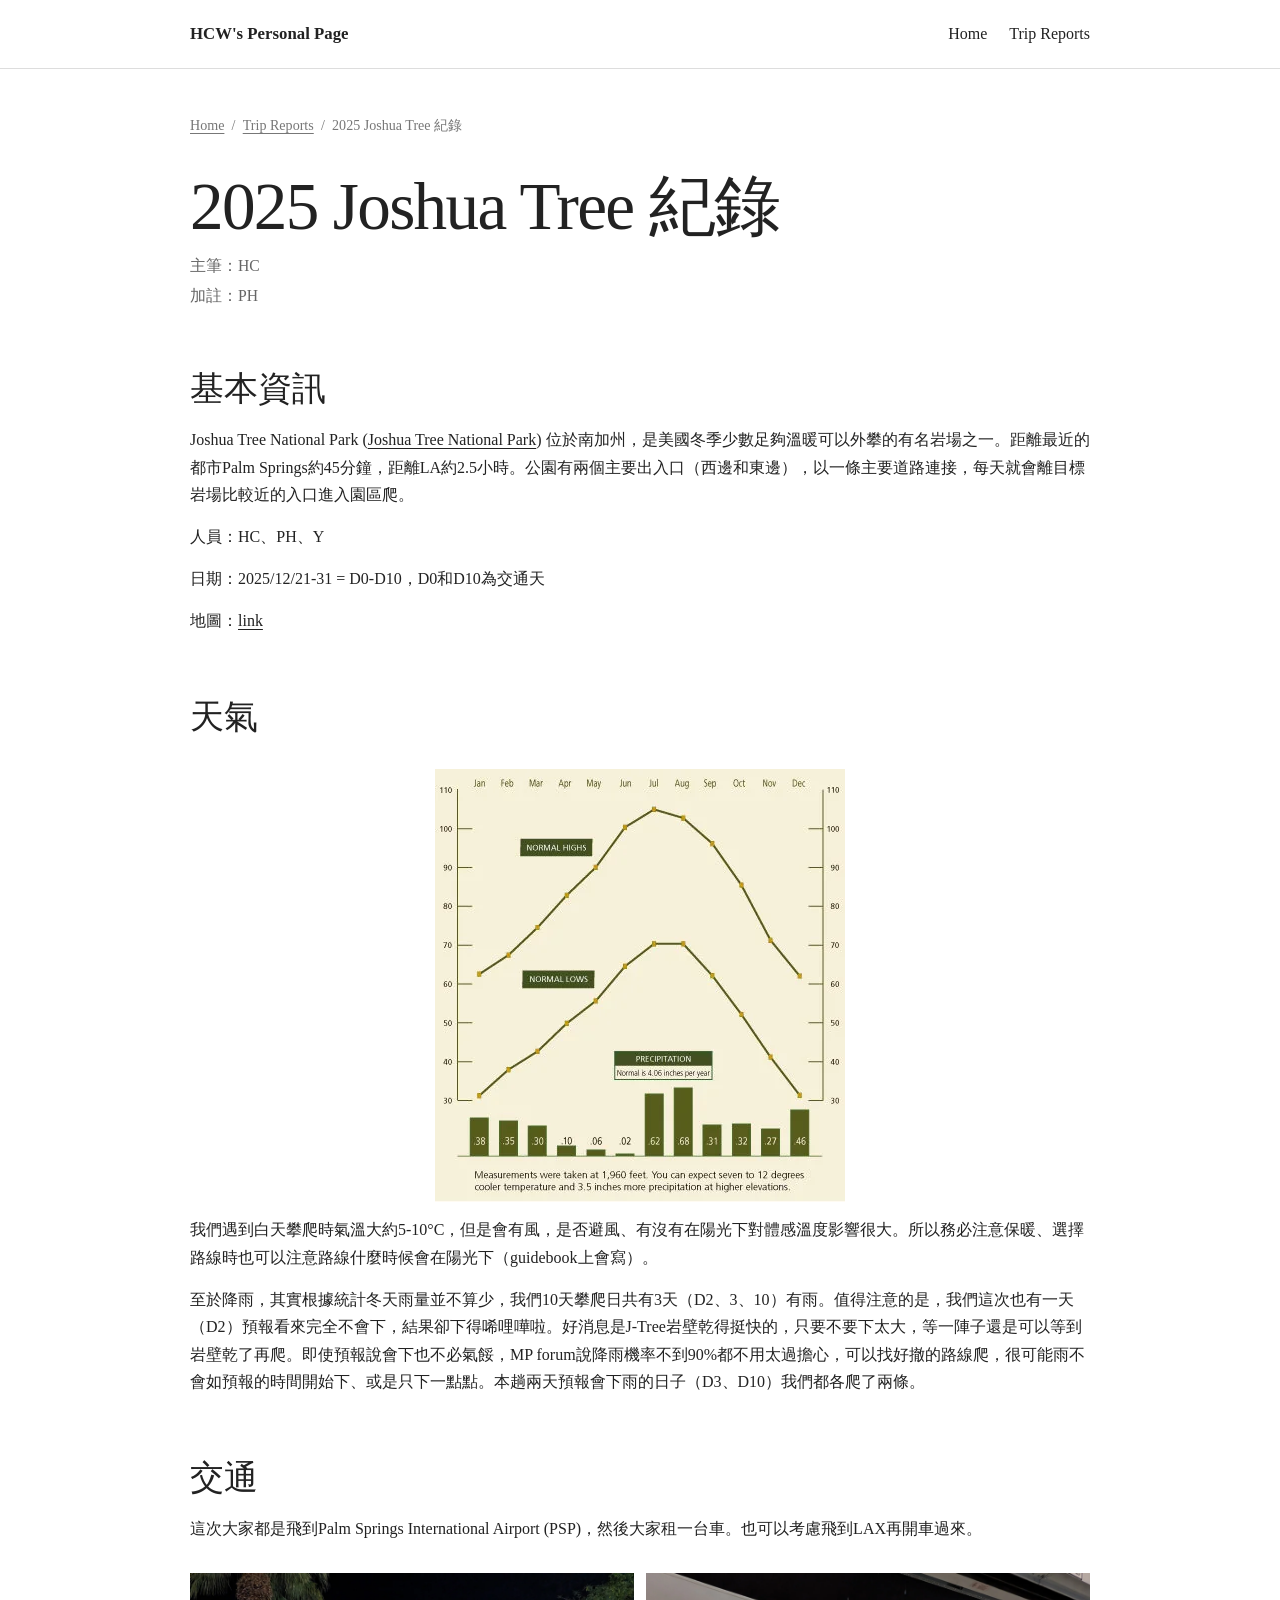
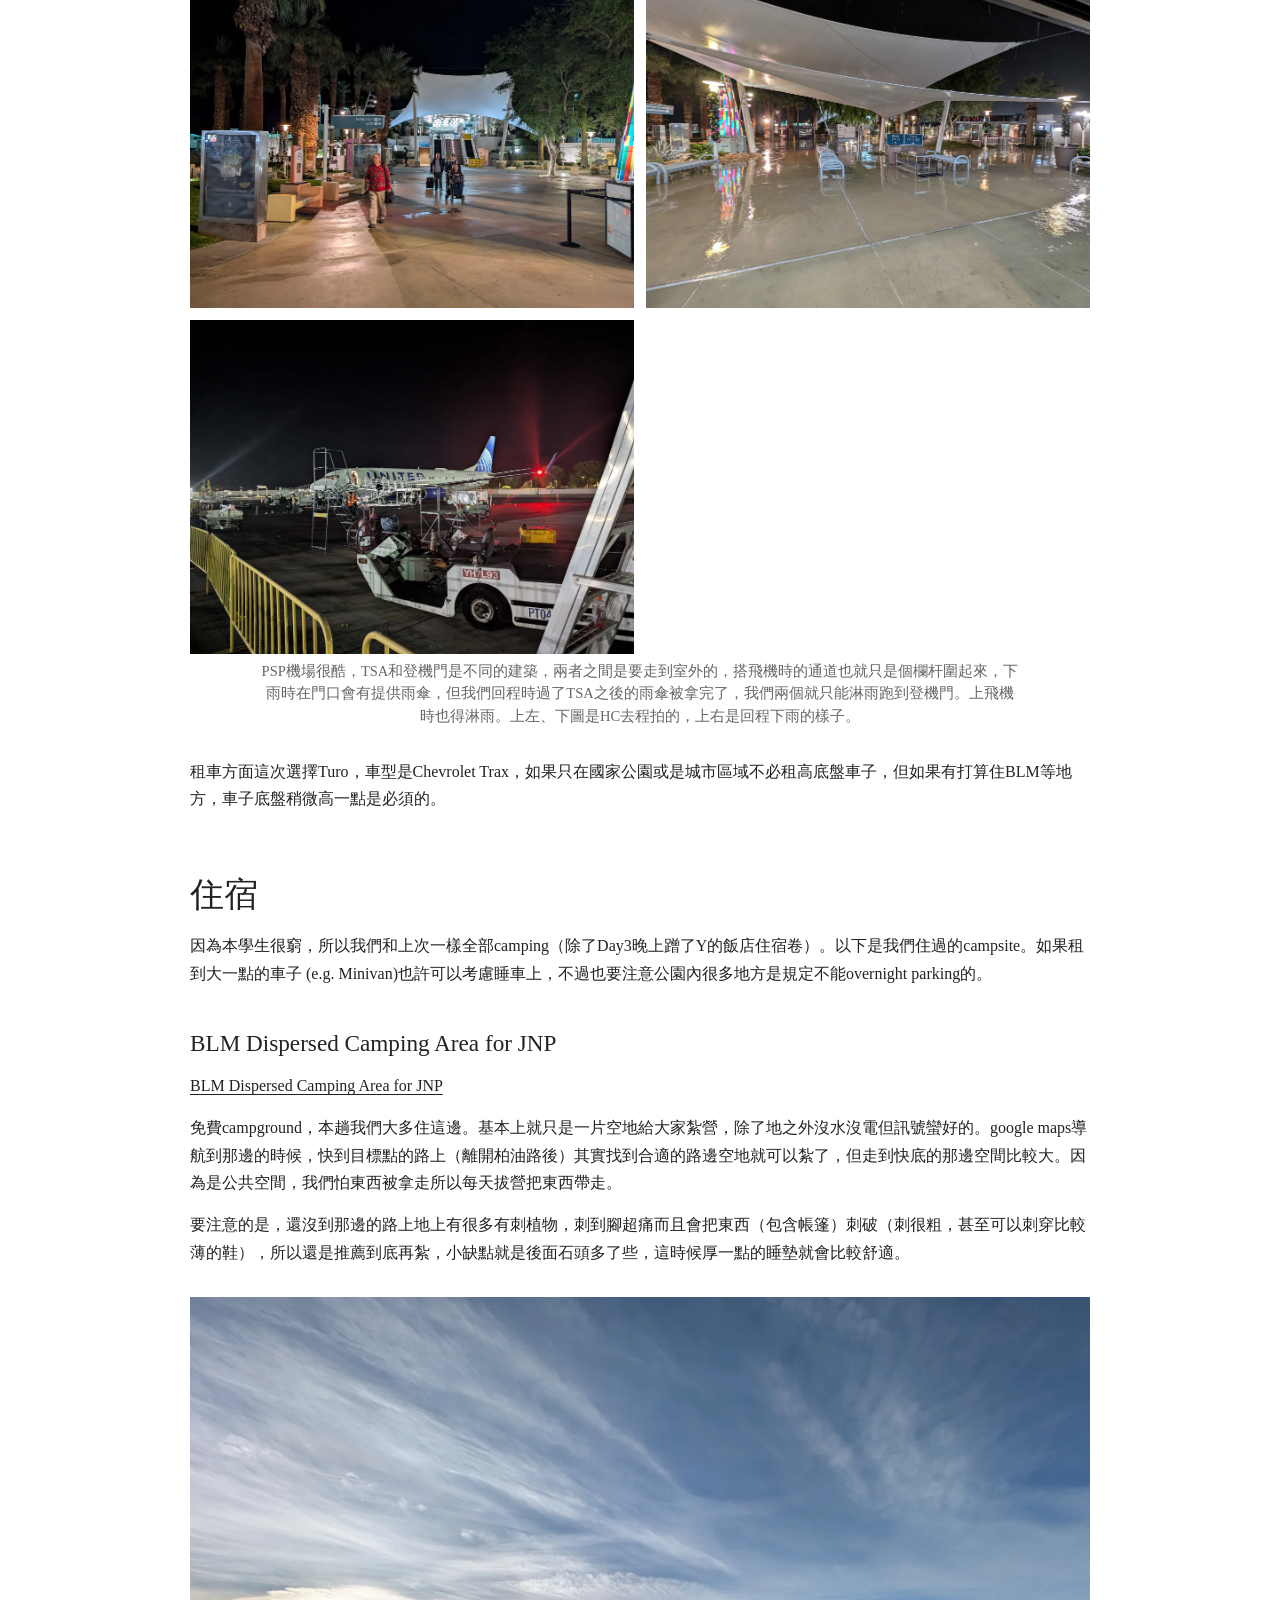
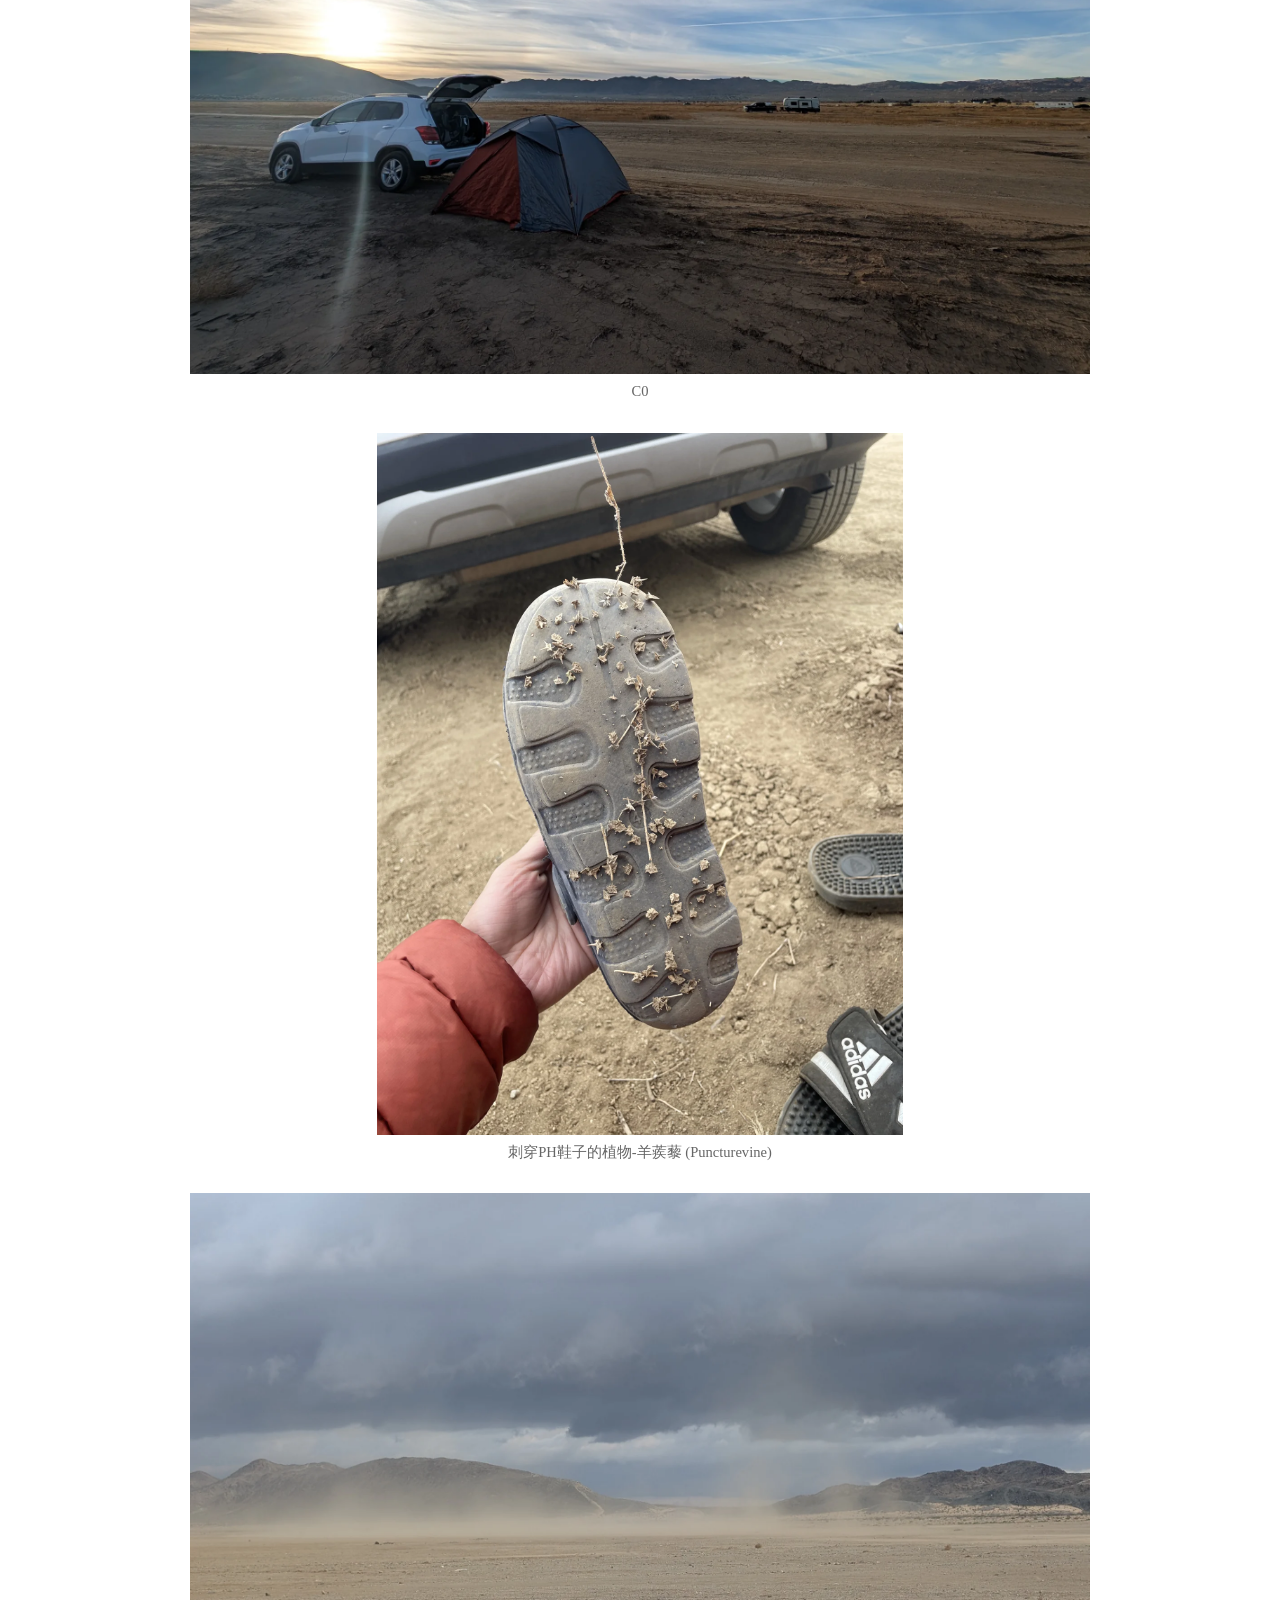
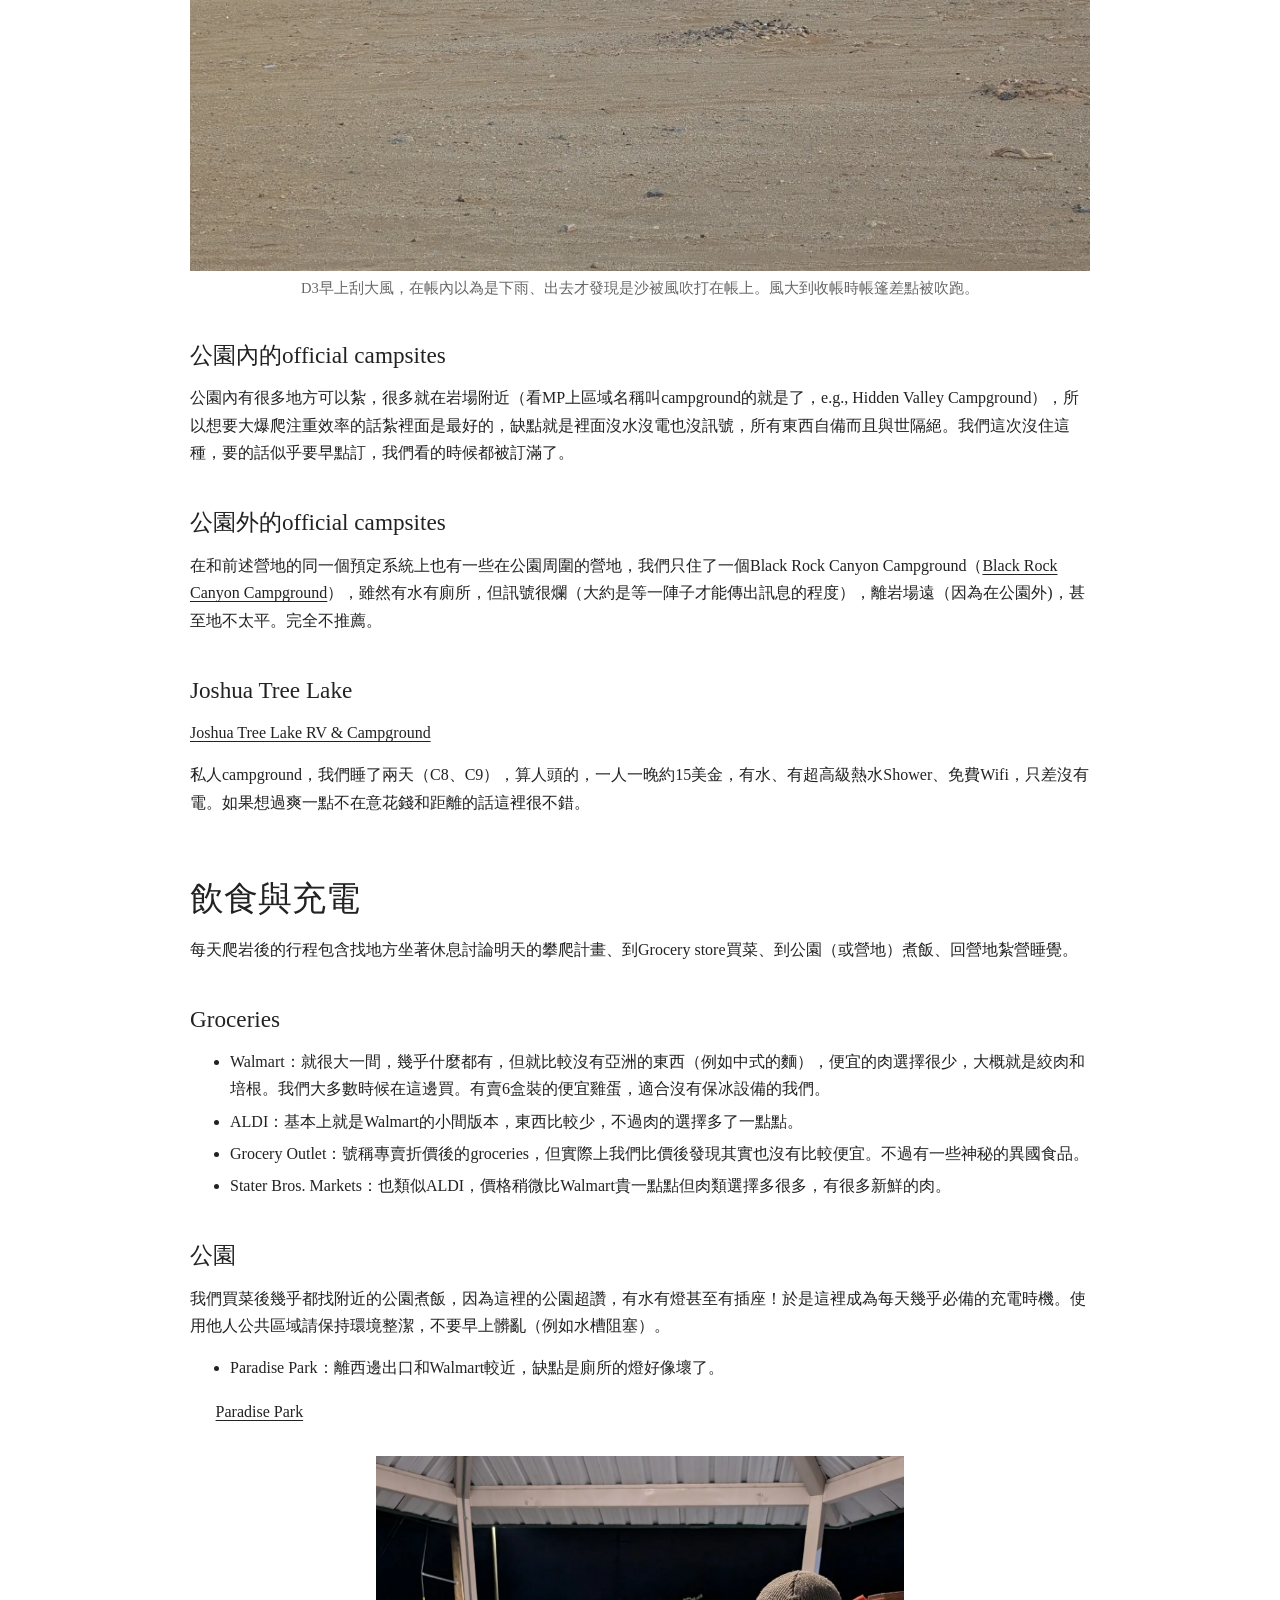
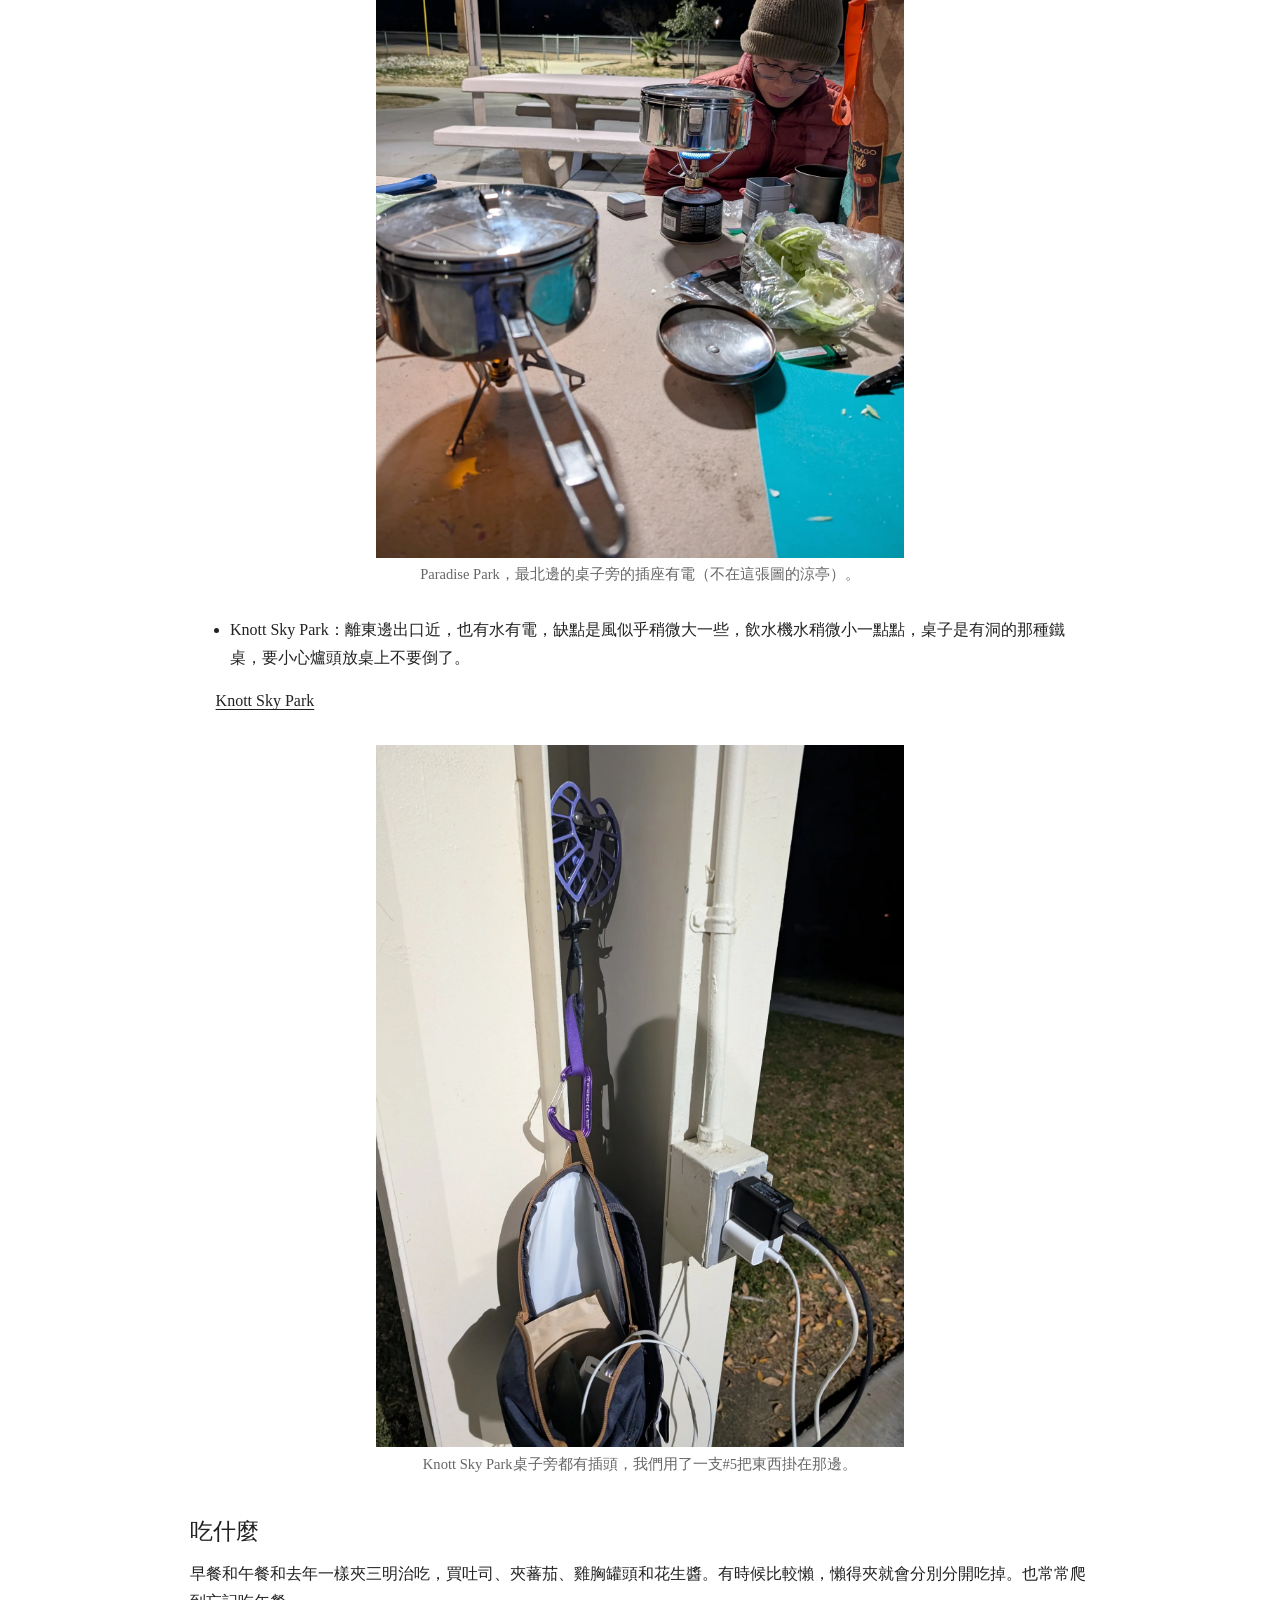
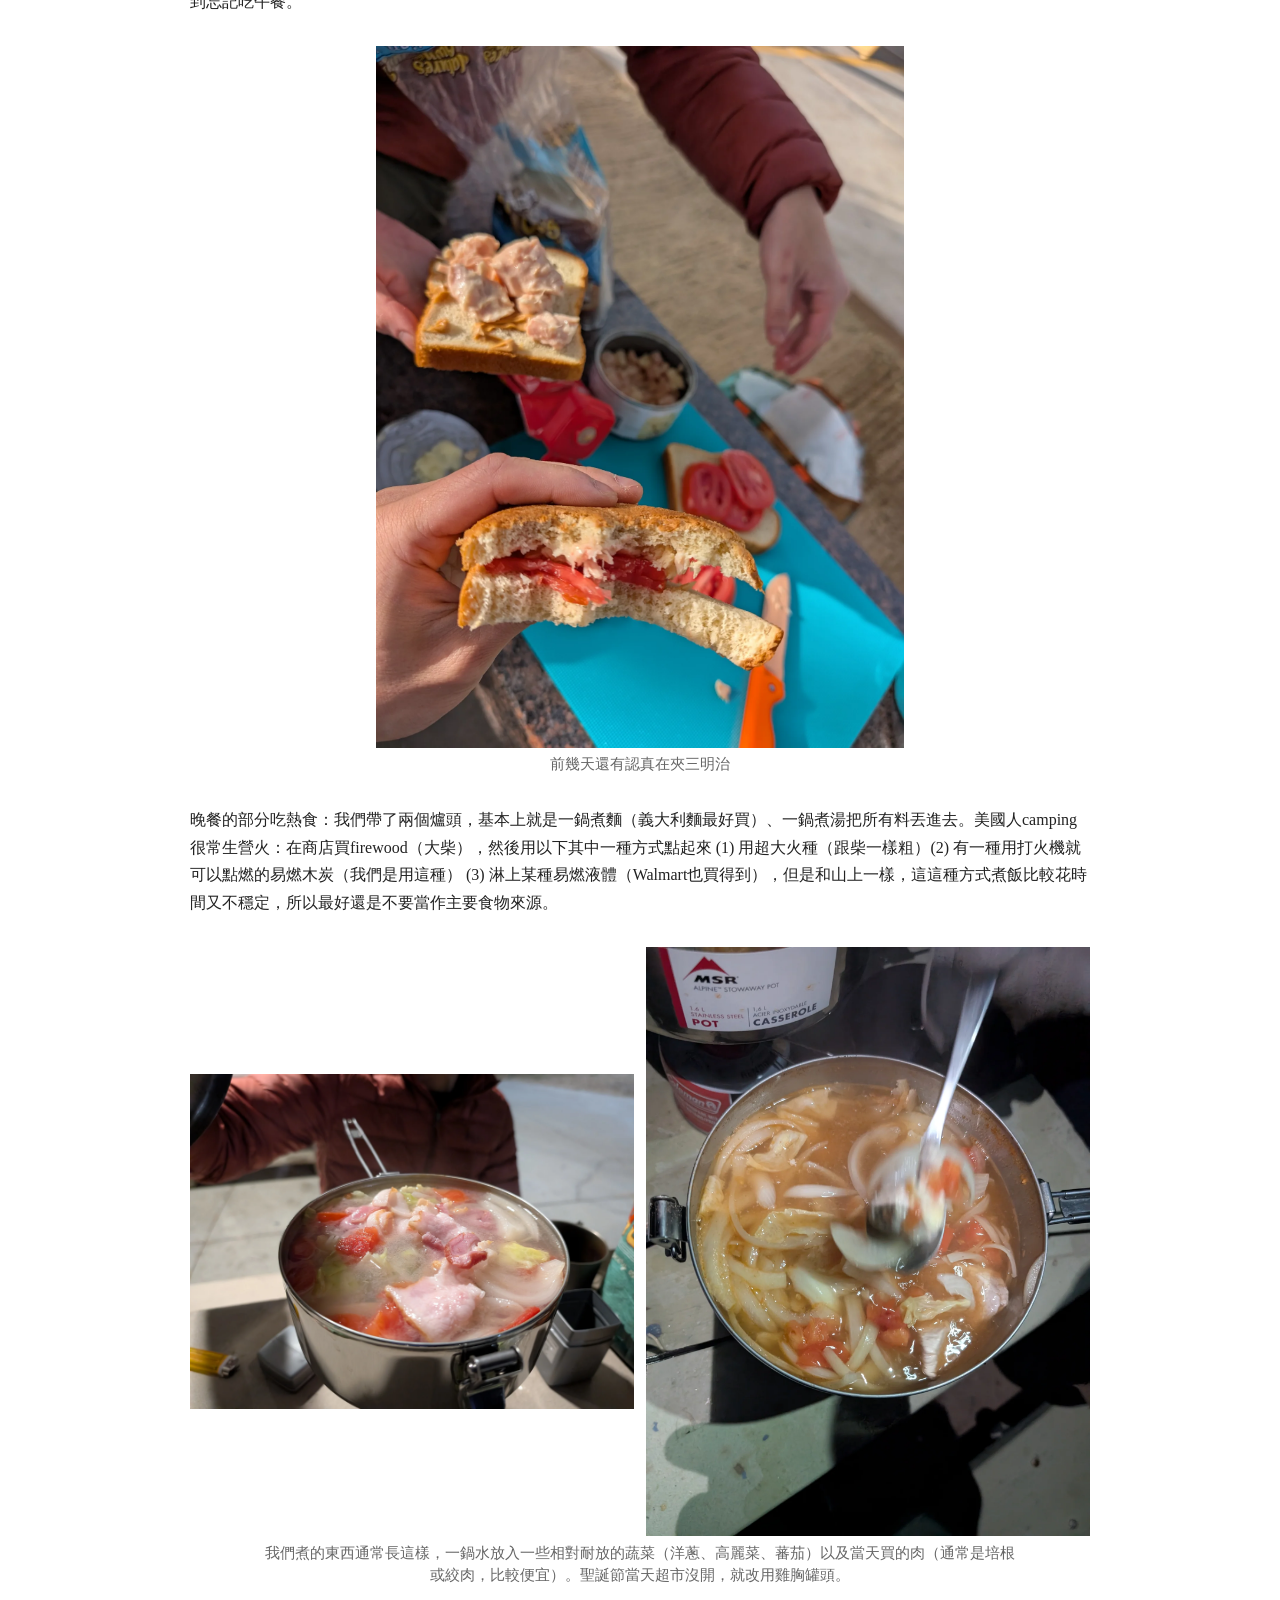
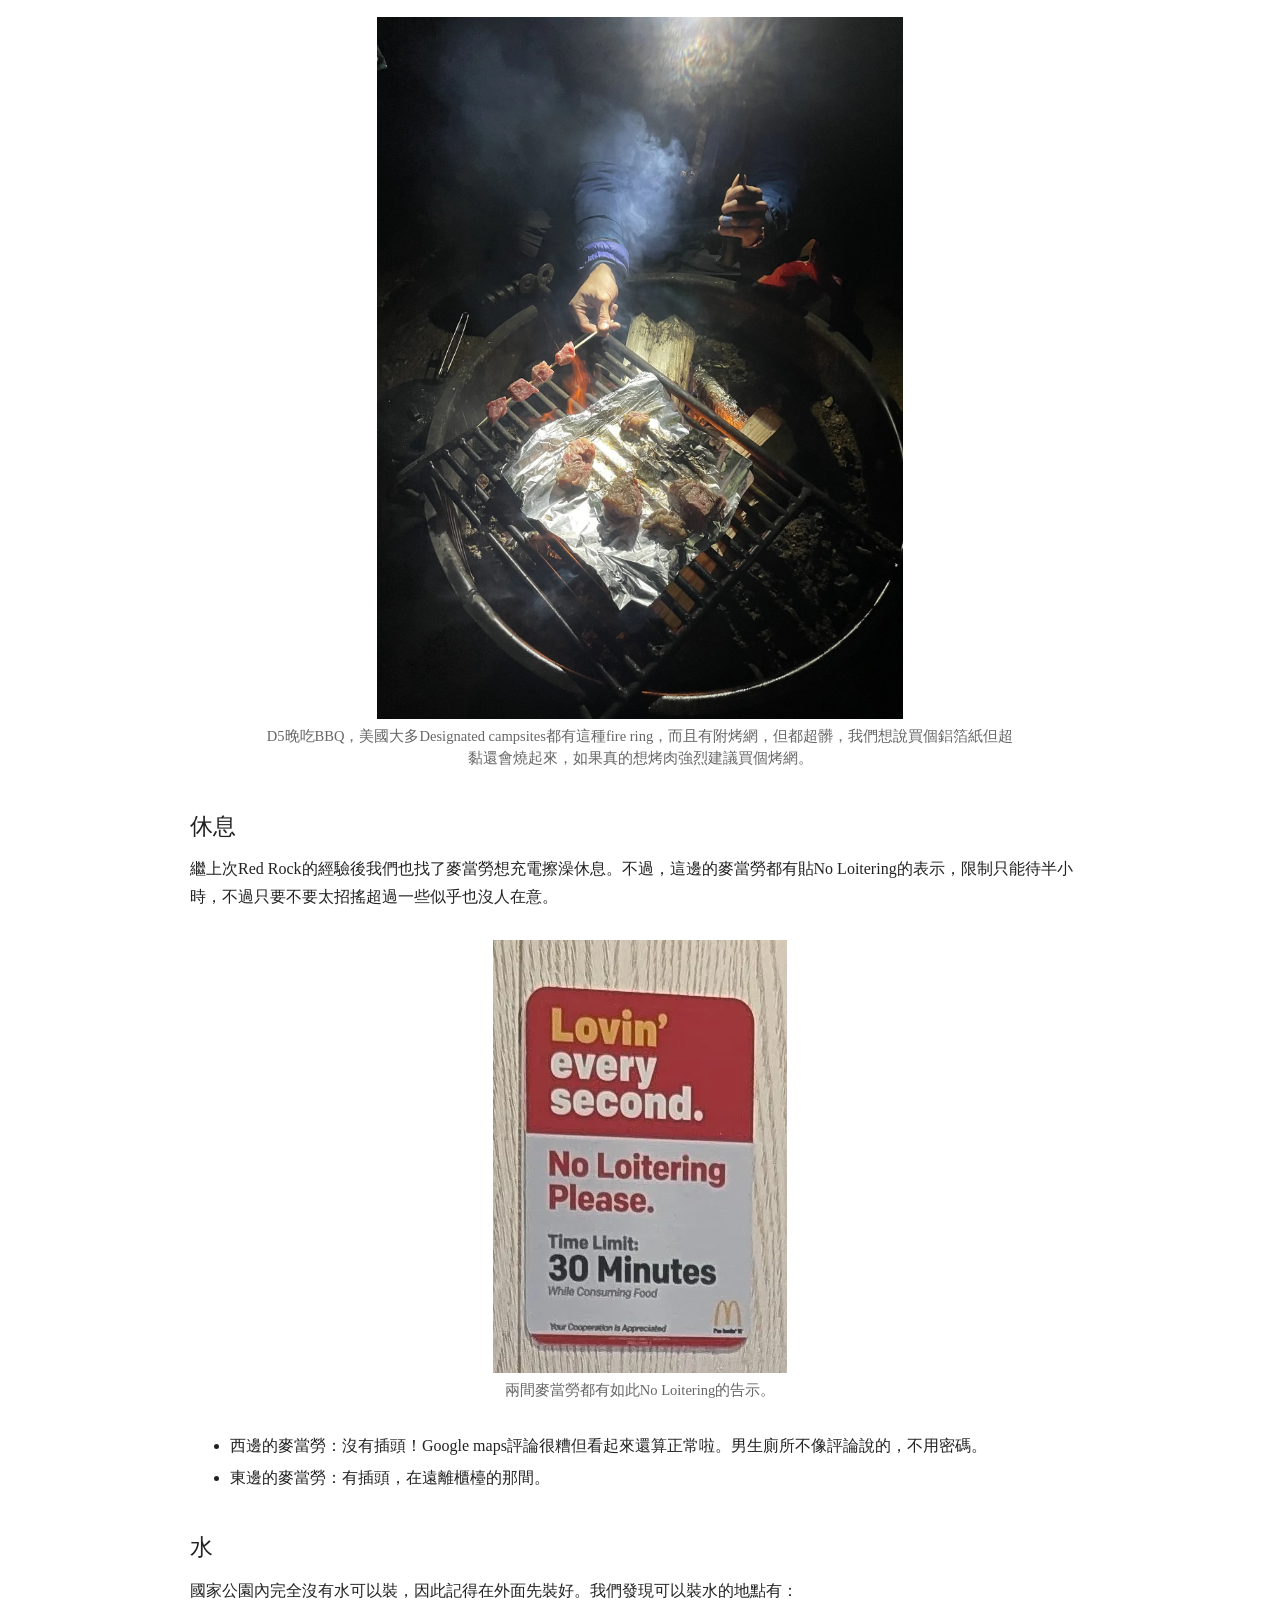
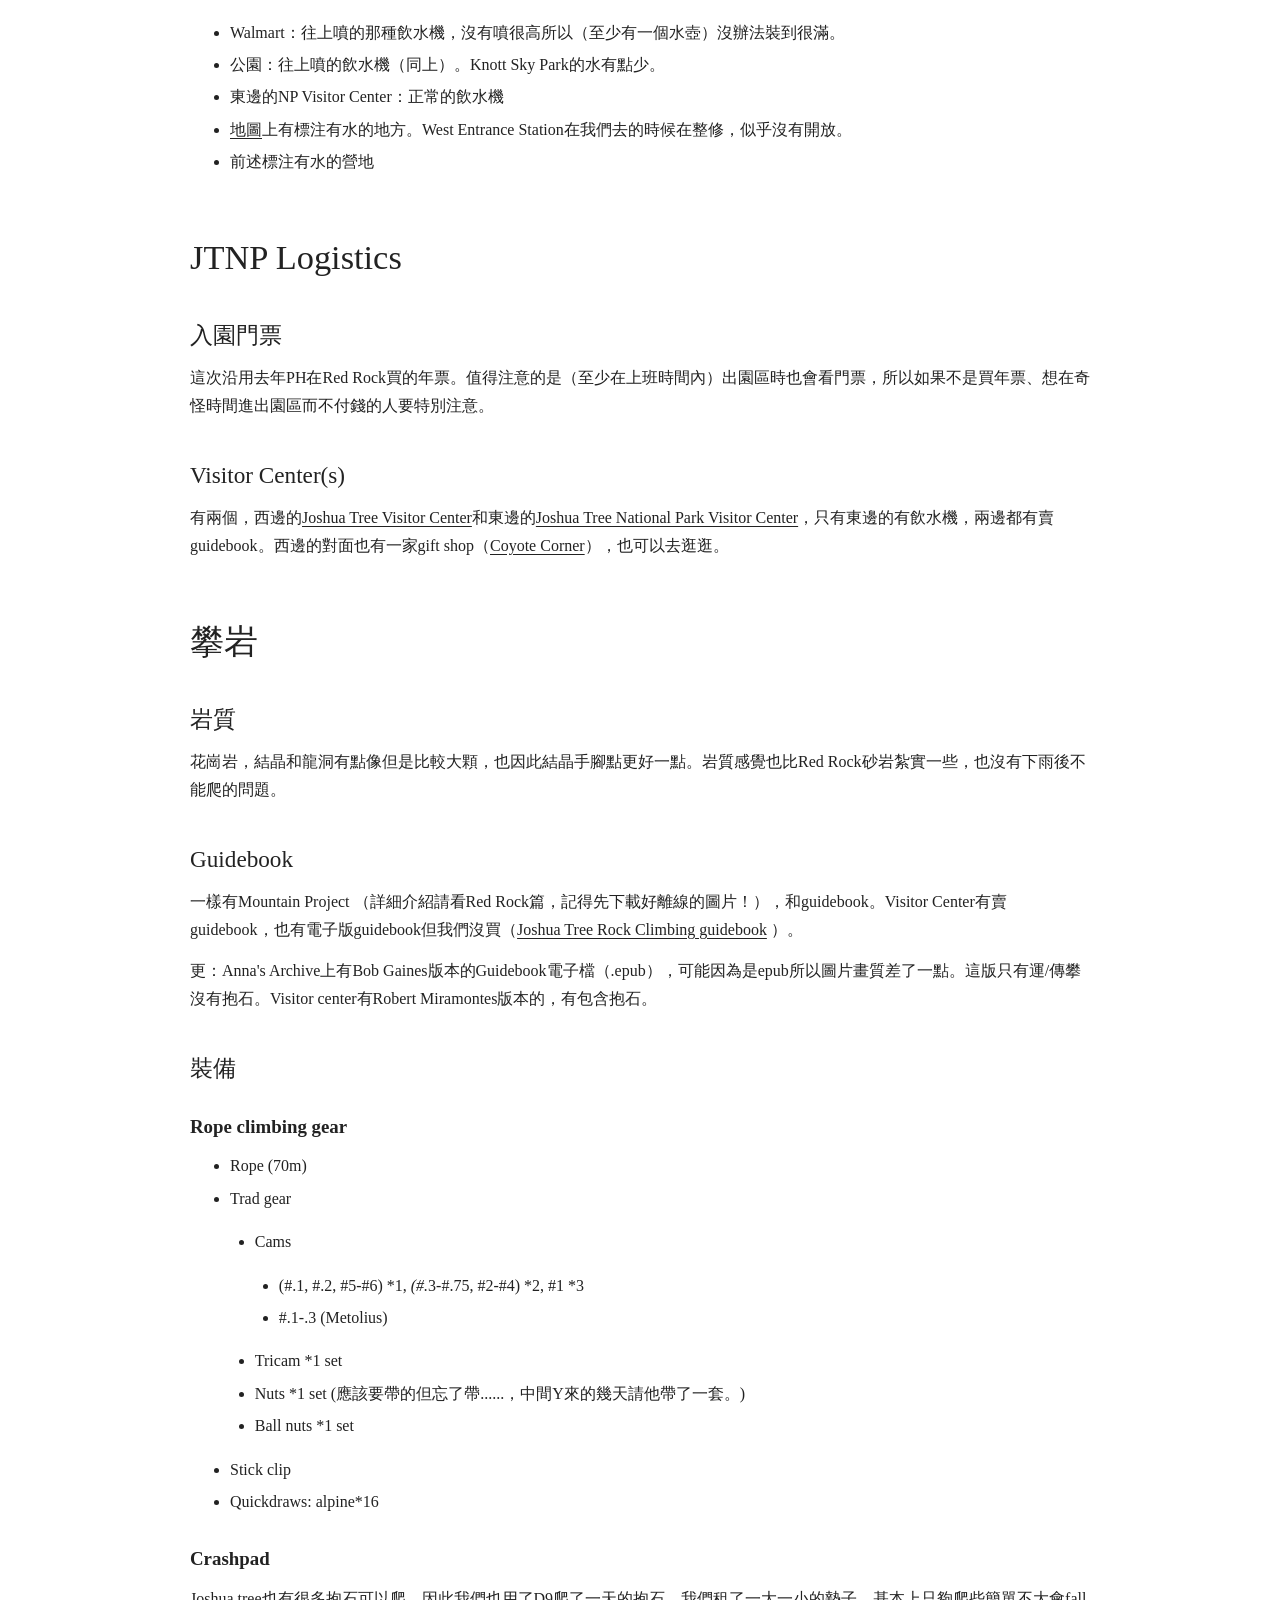
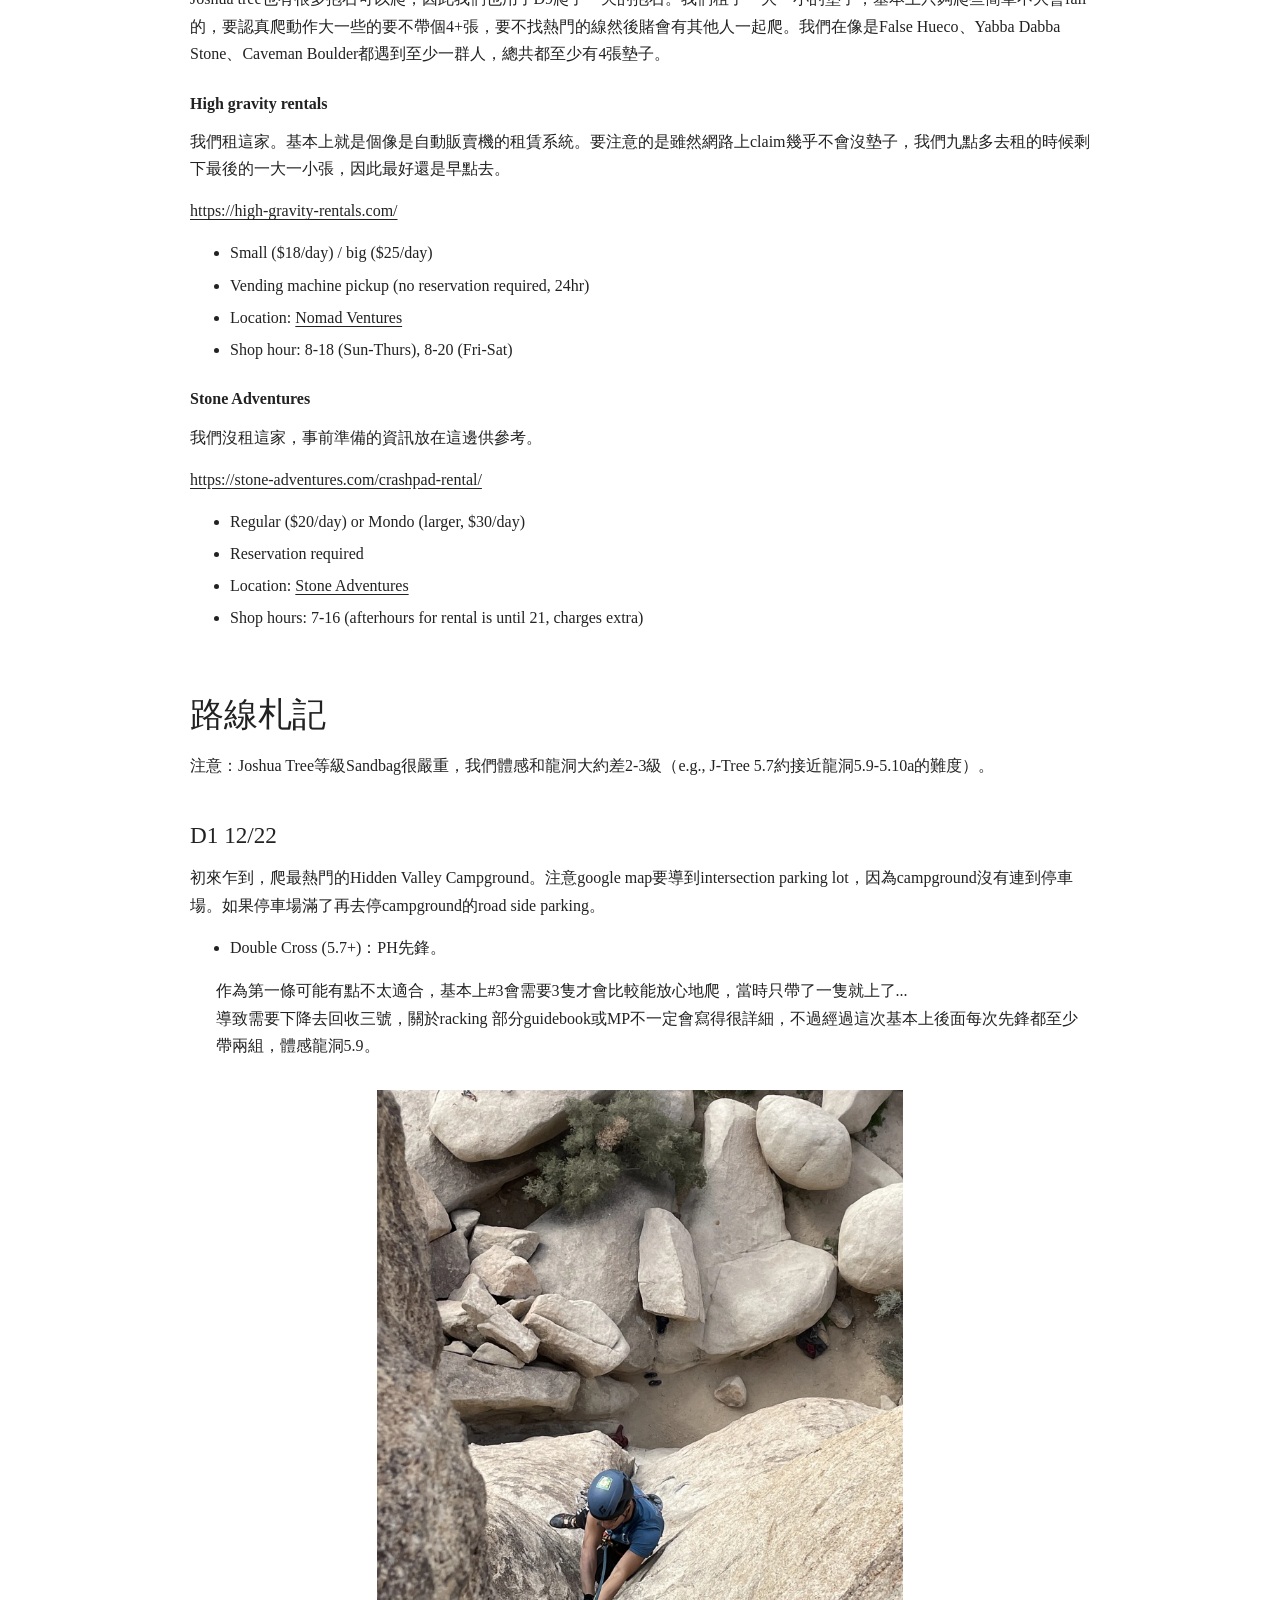
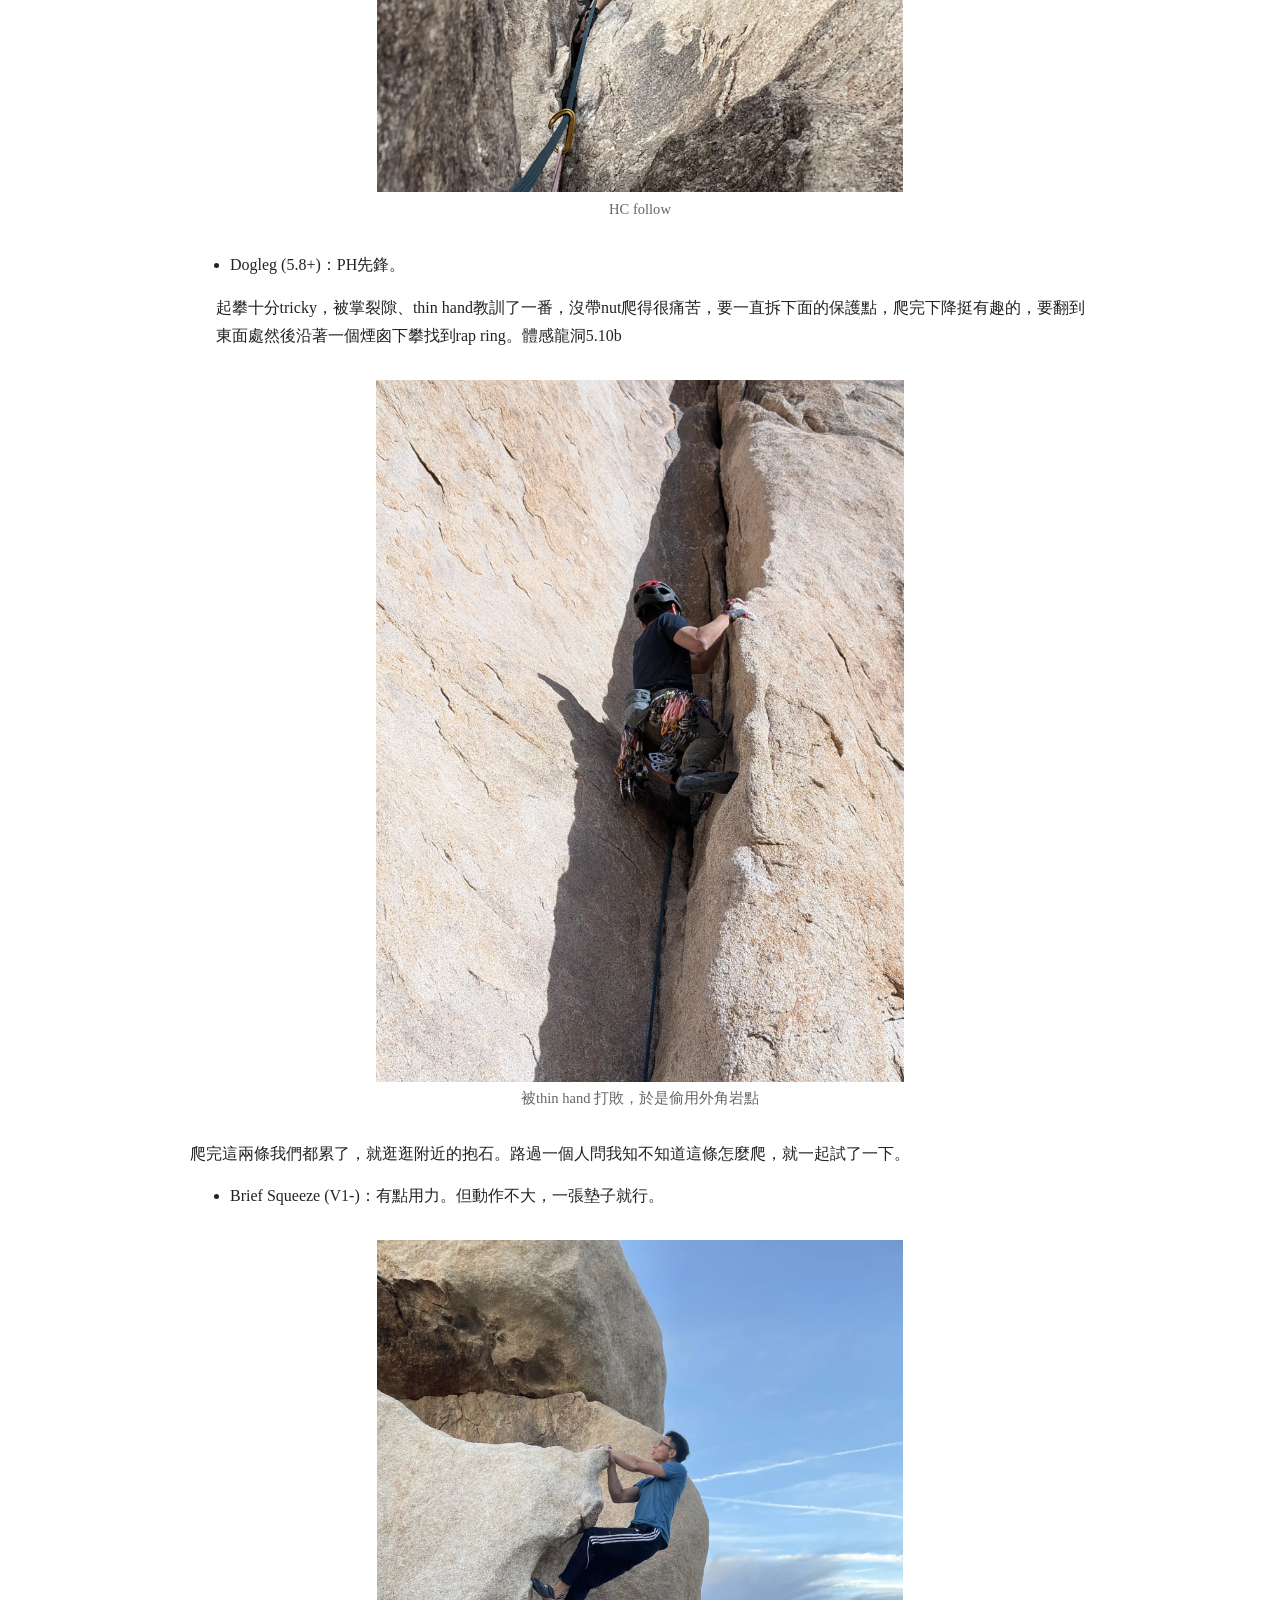
<file: trips/2025-joshua-tree/index.html>
<!doctype html>
<html>
  <head>
    <meta charset="utf-8">
    <meta content="width=device-width, initial-scale=1" name="viewport">
    <title>2025 Joshua Tree 紀錄</title>
    <link href="style.css" rel="stylesheet">
  </head>
  <body>
    <header class="site-header">
      <nav class="site-nav">
        <a class="site-name" href="../../">HCW's Personal Page</a>
        <div class="site-links">
          <a href="../../">Home</a>
          <a href="../">Trip Reports</a>
        </div>
      </nav>
    </header>
    <main class="trip-report">
      <nav aria-label="Breadcrumb" class="breadcrumb">
        <a href="../../">Home</a>
        <span aria-hidden="true">/</span>
        <a href="../">Trip Reports</a>
        <span aria-hidden="true">/</span>
        <span aria-current="page">2025 Joshua Tree 紀錄</span>
      </nav>
      <h1 class="trip-title" id="h.n72sbm6it337">2025 Joshua Tree 紀錄</h1>
      <p class="byline">主筆：HC</p>
      <p class="byline">加註：PH</p>
      <h2 id="h.4slvpmhrrnmj">基本資訊</h2>
      <p>Joshua Tree National Park (<a href="https://maps.app.goo.gl/KriJ8e1R2J7oqFH5A" rel="noopener noreferrer" target="_blank">Joshua Tree National Park</a>) 位於南加州，是美國冬季少數足夠溫暖可以外攀的有名岩場之一。距離最近的都市Palm Springs約45分鐘，距離LA約2.5小時。公園有兩個主要出入口（西邊和東邊），以一條主要道路連接，每天就會離目標岩場比較近的入口進入園區爬。</p>
      <p>人員：HC、PH、Y</p>
      <p>日期：2025/12/21-31 = D0-D10，D0和D10為交通天</p>
      <p>地圖：<a href="https://www.nps.gov/npgallery/GetAsset/ea25e28b-aa66-41a1-93eb-f9801fdab78a" rel="noopener noreferrer" target="_blank">link</a>
      </p>
      <h2 id="h.eu9ato6a33z3">天氣</h2>
      <p class="photo-row single-image">
        <img alt="" data-doc-image="images/image13.png" data-match-status="unmatched" src="images/web/image13__92df3e5f5d.webp" title="">
      </p>
      <p>我們遇到白天攀爬時氣溫大約5-10°C，但是會有風，是否避風、有沒有在陽光下對體感溫度影響很大。所以務必注意保暖、選擇路線時也可以注意路線什麼時候會在陽光下（guidebook上會寫）。</p>
      <p>至於降雨，其實根據統計冬天雨量並不算少，我們10天攀爬日共有3天（D2、3、10）有雨。值得注意的是，我們這次也有一天（D2）預報看來完全不會下，結果卻下得唏哩嘩啦。好消息是J-Tree岩壁乾得挺快的，只要不要下太大，等一陣子還是可以等到岩壁乾了再爬。即使預報說會下也不必氣餒，MP forum說降雨機率不到90%都不用太過擔心，可以找好撤的路線爬，很可能雨不會如預報的時間開始下、或是只下一點點。本趟兩天預報會下雨的日子（D3、D10）我們都各爬了兩條。</p>
      <h2 id="h.sqk393xgiyer">交通</h2>
      <p>這次大家都是飛到Palm Springs International Airport (PSP)，然後大家租一台車。也可以考慮飛到LAX再開車過來。</p>
      <p class="photo-row multi-image">
        <img alt="" data-doc-image="images/image37.jpg" data-match-status="matched" data-original-file="PXL_20251222_064438660.jpg" src="images/web/PXL_20251222_064438660__d94ac47d0a.webp" title="">
        <img alt="" data-doc-image="images/image17.jpg" data-match-status="matched" data-original-file="PXL_20260101_015126302.jpg" src="images/web/PXL_20260101_015126302__3a35397bff.webp" title="">
        <img alt="" data-doc-image="images/image12.jpg" data-match-status="matched" data-original-file="PXL_20251222_063335960.jpg" src="images/web/PXL_20251222_063335960__dd5e2019d3.webp" title="">
      </p>
      <p class="caption">PSP機場很酷，TSA和登機門是不同的建築，兩者之間是要走到室外的，搭飛機時的通道也就只是個欄杆圍起來，下雨時在門口會有提供雨傘，但我們回程時過了TSA之後的雨傘被拿完了，我們兩個就只能淋雨跑到登機門。上飛機時也得淋雨。上左、下圖是HC去程拍的，上右是回程下雨的樣子。</p>
      <p>租車方面這次選擇Turo，車型是Chevrolet Trax，如果只在國家公園或是城市區域不必租高底盤車子，但如果有打算住BLM等地方，車子底盤稍微高一點是必須的。</p>
      <h2 id="h.nw34ecc3s9bl">住宿</h2>
      <p>因為本學生很窮，所以我們和上次一樣全部camping（除了Day3晚上蹭了Y的飯店住宿卷）。以下是我們住過的campsite。如果租到大一點的車子 (e.g. Minivan)也許可以考慮睡車上，不過也要注意公園內很多地方是規定不能overnight parking的。</p>
      <h3 id="h.lrqwn4a8v431">BLM Dispersed Camping Area for JNP</h3>
      <p>
        <a href="https://maps.app.goo.gl/yH2HNPwsDVbZH83e6" rel="noopener noreferrer" target="_blank">BLM Dispersed Camping Area for JNP</a>
      </p>
      <p>免費campground，本趟我們大多住這邊。基本上就只是一片空地給大家紮營，除了地之外沒水沒電但訊號蠻好的。google maps導航到那邊的時候，快到目標點的路上（離開柏油路後）其實找到合適的路邊空地就可以紮了，但走到快底的那邊空間比較大。因為是公共空間，我們怕東西被拿走所以每天拔營把東西帶走。</p>
      <p>要注意的是，還沒到那邊的路上地上有很多有刺植物，刺到腳超痛而且會把東西（包含帳篷）刺破（刺很粗，甚至可以刺穿比較薄的鞋），所以還是推薦到底再紮，小缺點就是後面石頭多了些，這時候厚一點的睡墊就會比較舒適。</p>
      <p class="photo-row single-image">
        <img alt="" data-doc-image="images/image21.jpg" data-match-status="matched" data-original-file="PXL_20251222_154146980.jpg" src="images/web/PXL_20251222_154146980__7e7bce4b76.webp" title="">
      </p>
      <p class="caption">C0</p>
      <p class="photo-row single-image">
        <img alt="" data-doc-image="images/image32.jpg" data-match-status="matched" data-original-file="IMG_6940.jpg" src="images/web/IMG_6940__20c7d61457.webp" title="">
      </p>
      <p class="caption">刺穿PH鞋子的植物-羊蒺藜 (Puncturevine)</p>
      <p class="photo-row single-image">
        <img alt="" data-doc-image="images/image4.jpg" data-match-status="matched" data-original-file="PXL_20251224_151256773.jpg" src="images/web/PXL_20251224_151256773__72ae673833.webp" title="">
      </p>
      <p class="caption">D3早上刮大風，在帳內以為是下雨、出去才發現是沙被風吹打在帳上。風大到收帳時帳篷差點被吹跑。</p>
      <h3 id="h.svop5969n3mp">公園內的official campsites</h3>
      <p>公園內有很多地方可以紮，很多就在岩場附近（看MP上區域名稱叫campground的就是了，e.g., Hidden Valley Campground），所以想要大爆爬注重效率的話紮裡面是最好的，缺點就是裡面沒水沒電也沒訊號，所有東西自備而且與世隔絕。我們這次沒住這種，要的話似乎要早點訂，我們看的時候都被訂滿了。</p>
      <h3 id="h.uvfatuy8keew">公園外的official campsites</h3>
      <p>在和前述營地的同一個預定系統上也有一些在公園周圍的營地，我們只住了一個Black Rock Canyon Campground（<a href="https://maps.app.goo.gl/oMiuV1sMQ45rW85o9" rel="noopener noreferrer" target="_blank">Black Rock Canyon Campground</a>），雖然有水有廁所，但訊號很爛（大約是等一陣子才能傳出訊息的程度），離岩場遠（因為在公園外)，甚至地不太平。完全不推薦。</p>
      <h3 id="h.5nuvkybwesvd">Joshua Tree Lake</h3>
      <p>
        <a href="https://maps.app.goo.gl/CmihNHWbsvpUGw1y9" rel="noopener noreferrer" target="_blank">Joshua Tree Lake RV &amp; Campground</a>
      </p>
      <p>私人campground，我們睡了兩天（C8、C9），算人頭的，一人一晚約15美金，有水、有超高級熱水Shower、免費Wifi，只差沒有電。如果想過爽一點不在意花錢和距離的話這裡很不錯。</p>
      <h2 id="h.s1wrnbk70d3e">飲食與充電</h2>
      <p>每天爬岩後的行程包含找地方坐著休息討論明天的攀爬計畫、到Grocery store買菜、到公園（或營地）煮飯、回營地紮營睡覺。</p>
      <h3 id="h.vdtfe3d3b94m">Groceries</h3>
      <ul>
        <li>Walmart：就很大一間，幾乎什麼都有，但就比較沒有亞洲的東西（例如中式的麵），便宜的肉選擇很少，大概就是絞肉和培根。我們大多數時候在這邊買。有賣6盒裝的便宜雞蛋，適合沒有保冰設備的我們。</li>
        <li>ALDI：基本上就是Walmart的小間版本，東西比較少，不過肉的選擇多了一點點。</li>
        <li>Grocery Outlet：號稱專賣折價後的groceries，但實際上我們比價後發現其實也沒有比較便宜。不過有一些神秘的異國食品。</li>
        <li>Stater Bros. Markets：也類似ALDI，價格稍微比Walmart貴一點點但肉類選擇多很多，有很多新鮮的肉。</li>
      </ul>
      <h3 id="h.68cqf07h6081">公園</h3>
      <p>我們買菜後幾乎都找附近的公園煮飯，因為這裡的公園超讚，有水有燈甚至有插座！於是這裡成為每天幾乎必備的充電時機。使用他人公共區域請保持環境整潔，不要早上髒亂（例如水槽阻塞）。</p>
      <ul>
        <li>Paradise Park：離西邊出口和Walmart較近，缺點是廁所的燈好像壞了。</li>
      </ul>
      <p class="indent-1">
        <a href="https://maps.app.goo.gl/mJ7g3nEyzwjKE8JX9" rel="noopener noreferrer" target="_blank">Paradise Park</a>
      </p>
      <p class="photo-row single-image">
        <img alt="" data-doc-image="images/image14.jpg" data-match-status="matched" data-original-file="PXL_20251223_025415056.MP.jpg" src="images/web/PXL_20251223_025415056.MP__b63c9b0645.webp" title="">
      </p>
      <p class="caption">Paradise Park，最北邊的桌子旁的插座有電（不在這張圖的涼亭）。</p>
      <ul>
        <li>Knott Sky Park：離東邊出口近，也有水有電，缺點是風似乎稍微大一些，飲水機水稍微小一點點，桌子是有洞的那種鐵桌，要小心爐頭放桌上不要倒了。</li>
      </ul>
      <p class="indent-1">
        <a href="https://maps.app.goo.gl/BskbR472hRBwS6Rj9" rel="noopener noreferrer" target="_blank">Knott Sky Park</a>
      </p>
      <p class="photo-row single-image">
        <img alt="" data-doc-image="images/image24.jpg" data-match-status="matched" data-original-file="PXL_20251229_043633651.jpg" src="images/web/PXL_20251229_043633651__472c062751.webp" title="">
      </p>
      <p class="caption">Knott Sky Park桌子旁都有插頭，我們用了一支#5把東西掛在那邊。</p>
      <h3 id="h.o3kvagbhq236">吃什麼</h3>
      <p>早餐和午餐和去年一樣夾三明治吃，買吐司、夾蕃茄、雞胸罐頭和花生醬。有時候比較懶，懶得夾就會分別分開吃掉。也常常爬到忘記吃午餐。</p>
      <p class="photo-row single-image">
        <img alt="" data-doc-image="images/image30.jpg" data-match-status="matched" data-original-file="PXL_20251222_164635076.jpg" src="images/web/PXL_20251222_164635076__d13d88a446.webp" title="">
      </p>
      <p class="caption">前幾天還有認真在夾三明治</p>
      <p>晚餐的部分吃熱食：我們帶了兩個爐頭，基本上就是一鍋煮麵（義大利麵最好買）、一鍋煮湯把所有料丟進去。美國人camping很常生營火：在商店買firewood（大柴），然後用以下其中一種方式點起來 (1) 用超大火種（跟柴一樣粗）(2) 有一種用打火機就可以點燃的易燃木炭（我們是用這種） (3) 淋上某種易燃液體（Walmart也買得到），但是和山上一樣，這這種方式煮飯比較花時間又不穩定，所以最好還是不要當作主要食物來源。</p>
      <p class="photo-row multi-image">
        <img alt="" data-doc-image="images/image44.jpg" data-match-status="matched" data-original-file="PXL_20251223_030731077.MP.jpg" src="images/web/PXL_20251223_030731077.MP__078a4a4053.webp" title="">
        <img alt="" data-doc-image="images/image43.jpg" data-match-status="matched" data-original-file="PXL_20251230_033642769.jpg" src="images/web/PXL_20251230_033642769__66b362c9b6.webp" title="">
      </p>
      <p class="caption">我們煮的東西通常長這樣，一鍋水放入一些相對耐放的蔬菜（洋蔥、高麗菜、蕃茄）以及當天買的肉（通常是培根或絞肉，比較便宜）。聖誕節當天超市沒開，就改用雞胸罐頭。</p>
      <p class="photo-row single-image">
        <img alt="" data-doc-image="images/image11.jpg" data-match-status="matched" data-original-file="IMG_7397.jpg" src="images/web/IMG_7397__4a86f7563e.webp" title="">
      </p>
      <p class="caption">D5晚吃BBQ，美國大多Designated campsites都有這種fire ring，而且有附烤網，但都超髒，我們想說買個鋁箔紙但超黏還會燒起來，如果真的想烤肉強烈建議買個烤網。</p>
      <h3 id="h.dx8jhn9uzwr6">休息</h3>
      <p>繼上次Red Rock的經驗後我們也找了麥當勞想充電擦澡休息。不過，這邊的麥當勞都有貼No Loitering的表示，限制只能待半小時，不過只要不要太招搖超過一些似乎也沒人在意。</p>
      <p class="photo-row single-image">
        <img alt="" data-doc-image="images/image10.jpg" data-match-status="unmatched" src="images/web/image10__c9e3074eac.webp" title="">
      </p>
      <p class="caption">兩間麥當勞都有如此No Loitering的告示。</p>
      <ul>
        <li>西邊的麥當勞：沒有插頭！Google maps評論很糟但看起來還算正常啦。男生廁所不像評論說的，不用密碼。</li>
        <li>東邊的麥當勞：有插頭，在遠離櫃檯的那間。</li>
      </ul>
      <h3 id="h.80fvnbf5wj86">水</h3>
      <p>國家公園內完全沒有水可以裝，因此記得在外面先裝好。我們發現可以裝水的地點有：</p>
      <ul>
        <li>Walmart：往上噴的那種飲水機，沒有噴很高所以（至少有一個水壺）沒辦法裝到很滿。</li>
        <li>公園：往上噴的飲水機（同上）。Knott Sky Park的水有點少。</li>
        <li>東邊的NP Visitor Center：正常的飲水機</li>
        <li>
          <a href="https://www.nps.gov/npgallery/GetAsset/ea25e28b-aa66-41a1-93eb-f9801fdab78a" rel="noopener noreferrer" target="_blank">地圖</a>上有標注有水的地方。West Entrance Station在我們去的時候在整修，似乎沒有開放。</li>
        <li>前述標注有水的營地</li>
      </ul>
      <h2 id="h.h4honyvtd7mz">JTNP Logistics</h2>
      <h3 id="h.1adw33ywdloa">入園門票</h3>
      <p>這次沿用去年PH在Red Rock買的年票。值得注意的是（至少在上班時間內）出園區時也會看門票，所以如果不是買年票、想在奇怪時間進出園區而不付錢的人要特別注意。</p>
      <h3 id="h.6zninzatsw2f">Visitor Center(s)</h3>
      <p>有兩個，西邊的<a href="https://maps.app.goo.gl/JQxdAHzmiXqcQnck8" rel="noopener noreferrer" target="_blank">Joshua Tree Visitor Center</a>和東邊的<a href="https://maps.app.goo.gl/hXKgwieeFY79F2MK9" rel="noopener noreferrer" target="_blank">Joshua Tree National Park Visitor Center</a>，只有東邊的有飲水機，兩邊都有賣guidebook。西邊的對面也有一家gift shop（<a href="https://maps.app.goo.gl/FMJCpfgydKL6ffmj8" rel="noopener noreferrer" target="_blank">Coyote Corner</a>），也可以去逛逛。</p>
      <h2 id="h.yyrqggvhbzwb">攀岩</h2>
      <h3 id="h.3qlnjzukr9mz">岩質</h3>
      <p>花崗岩，結晶和龍洞有點像但是比較大顆，也因此結晶手腳點更好一點。岩質感覺也比Red Rock砂岩紮實一些，也沒有下雨後不能爬的問題。</p>
      <h3 id="h.1o470pb01pff">Guidebook</h3>
      <p>一樣有Mountain Project （詳細介紹請看Red Rock篇，記得先下載好離線的圖片！），和guidebook。Visitor Center有賣guidebook，也有電子版guidebook但我們沒買（<a href="https://rakkup.com/guidebooks/joshua-tree-rock-climbing/" rel="noopener noreferrer" target="_blank">Joshua Tree Rock Climbing guidebook</a> ）。</p>
      <p>更：Anna's Archive上有Bob Gaines版本的Guidebook電子檔（.epub），可能因為是epub所以圖片畫質差了一點。這版只有運/傳攀沒有抱石。Visitor center有Robert Miramontes版本的，有包含抱石。</p>
      <h3 id="h.xb2cjjkxj640">裝備</h3>
      <h4 id="h.61nk5rr14cvk">Rope climbing gear</h4>
      <ul>
        <li>Rope (70m)</li>
        <li>Trad gear</li>
      </ul>
      <ul class="list-level-2">
        <li>Cams</li>
      </ul>
      <ul class="list-level-3">
        <li>(#.1, #.2, #5-#6) *1,<em> (#.</em>3-#.75, #2-#4) *2, #1 *3</li>
        <li>#.1-.3 (Metolius)</li>
      </ul>
      <ul class="list-level-2">
        <li>Tricam *1 set</li>
        <li>Nuts *1 set (應該要帶的但忘了帶......，中間Y來的幾天請他帶了一套。)</li>
        <li>Ball nuts *1 set</li>
      </ul>
      <ul>
        <li>Stick clip</li>
        <li>Quickdraws: alpine*16</li>
      </ul>
      <h4 id="h.ve18utawdzkb">Crashpad</h4>
      <p>Joshua tree也有很多抱石可以爬，因此我們也用了D9爬了一天的抱石。我們租了一大一小的墊子，基本上只夠爬些簡單不大會fall的，要認真爬動作大一些的要不帶個4+張，要不找熱門的線然後賭會有其他人一起爬。我們在像是False Hueco、Yabba Dabba Stone、Caveman Boulder都遇到至少一群人，總共都至少有4張墊子。 </p>
      <h5 id="h.1rjbcyz6jhxf">High gravity rentals </h5>
      <p>我們租這家。基本上就是個像是自動販賣機的租賃系統。要注意的是雖然網路上claim幾乎不會沒墊子，我們九點多去租的時候剩下最後的一大一小張，因此最好還是早點去。</p>
      <p>
        <a href="https://high-gravity-rentals.com/" rel="noopener noreferrer" target="_blank">https://high-gravity-rentals.com/</a>
      </p>
      <ul>
        <li>Small ($18/day) / big ($25/day)</li>
        <li>Vending machine pickup (no reservation required, 24hr)</li>
        <li>Location: <a href="https://maps.app.goo.gl/b1GwrwPXCejQg3y48" rel="noopener noreferrer" target="_blank">Nomad Ventures</a>
        </li>
        <li>Shop hour: 8-18 (Sun-Thurs), 8-20 (Fri-Sat)</li>
      </ul>
      <h5 id="h.oivxl6o6akwi">Stone Adventures</h5>
      <p>我們沒租這家，事前準備的資訊放在這邊供參考。</p>
      <p>
        <a href="https://stone-adventures.com/crashpad-rental/" rel="noopener noreferrer" target="_blank">https://stone-adventures.com/crashpad-rental/</a>
      </p>
      <ul>
        <li>Regular ($20/day) or Mondo (larger, $30/day)</li>
        <li>Reservation required</li>
        <li>Location: <a href="https://maps.app.goo.gl/EMNRHEY7NvSf5dWQ9" rel="noopener noreferrer" target="_blank">Stone Adventures</a>
        </li>
        <li>Shop hours: 7-16 (afterhours for rental is until 21, charges extra)</li>
      </ul>
      <h2 id="h.bl036qiu43mk">路線札記</h2>
      <p>注意：Joshua Tree等級Sandbag很嚴重，我們體感和龍洞大約差2-3級（e.g., J-Tree 5.7約接近龍洞5.9-5.10a的難度）。</p>
      <h3 id="h.gxtn3pajyi66">D1 12/22</h3>
      <p>初來乍到，爬最熱門的Hidden Valley Campground。注意google map要導到intersection parking lot，因為campground沒有連到停車場。如果停車場滿了再去停campground的road side parking。</p>
      <ul>
        <li>Double Cross (5.7+)：PH先鋒。</li>
      </ul>
      <p class="indent-1">作為第一條可能有點不太適合，基本上#3會需要3隻才會比較能放心地爬，當時只帶了一隻就上了...<br>導致需要下降去回收三號，關於racking 部分guidebook或MP不一定會寫得很詳細，不過經過這次基本上後面每次先鋒都至少帶兩組，體感龍洞5.9。</p>
      <p class="photo-row single-image">
        <img alt="" data-doc-image="images/image19.png" data-match-status="forced" data-original-file="IMG_6844.jpg" src="images/web/IMG_6844__457be742c2.webp" title="">
      </p>
      <p class="caption">HC follow</p>
      <ul>
        <li>Dogleg (5.8+)：PH先鋒。</li>
      </ul>
      <p class="indent-1">起攀十分tricky，被掌裂隙、thin hand教訓了一番，沒帶nut爬得很痛苦，要一直拆下面的保護點，爬完下降挺有趣的，要翻到東面處然後沿著一個煙囪下攀找到rap ring。體感龍洞5.10b</p>
      <p class="photo-row single-image">
        <img alt="" data-doc-image="images/image18.png" data-match-status="forced" data-original-file="PXL_20251222_202550178.jpg" src="images/web/PXL_20251222_202550178__9990b8d2bc.webp" title="">
      </p>
      <p class="caption">被thin hand 打敗，於是偷用外角岩點</p>
      <p>爬完這兩條我們都累了，就逛逛附近的抱石。路過一個人問我知不知道這條怎麼爬，就一起試了一下。</p>
      <ul>
        <li>Brief Squeeze (V1-)：有點用力。但動作不大，一張墊子就行。</li>
      </ul>
      <p class="photo-row single-image">
        <img alt="" data-doc-image="images/image47.jpg" data-match-status="matched" data-original-file="IMG_6931.jpg" src="images/web/IMG_6931__9ce3b5973d.webp" title="">
      </p>
      <p class="caption">Brief Squeeze，岩友（粉色衣服）邀請路過的我（和後面那位綠色衣服的女生）一起試。起攀右手是左腳踩的pinch，右手搭左邊sloper。</p>
      <h3 id="h.sm93eyqxj5sr">D2 12/23</h3>
      <p>原本到了Real Hidden Valley要爬Fote Hog (5.6)，結果爬了三個保護就下雨了，還好前面是chimney不難下攀，之後就走了一圈步道，偵查一下路線，中間瞻仰了一下Illusion Dweller、Tumbling Rainbow等區，最後選定了Sailaway作為隔日的可能路線。</p>
      <p>雨停了之後逛了一下那邊的抱石區，遇到一對夫妻看到我在看他在爬什麼，就說可以一起爬，於是跑回車上拿岩鞋一起試了底下這兩條。</p>
      <ul>
        <li>Yabo Roof (V3)：把手天花板路線，根據Guidebook說可能是世界上第一條sit start？</li>
        <li>Nitwitsit (V4)：Nitwit的sit start extension，難在起攀手點不太好、腳點也很爛，幾乎要campus了。</li>
      </ul>
      <p class="photo-row single-image">
        <img alt="" data-doc-image="images/image34.jpg" data-match-status="matched" data-original-file="IMG_7007.jpg" src="images/web/IMG_7007__0cb00804d0.webp" title="">
      </p>
      <p class="caption">Nitwitsit，起攀從爛手點出右邊jug。</p>
      <h3 id="h.o5we1rnbkp4z">D3 12/24</h3>
      <p>預報說會下雨，趕在雨變太大前爬了這兩條在Real Hidden Valley的路線。接著就開回Palm Springs找Y，順便住Y住的Hotel。</p>
      <ul>
        <li>Sail Away (5.8-)：PH先鋒。早上先下了一場雨導致岩壁是濕的，路線前2/3都濕但腳點其實摩擦力不錯，花崗岩sloper腳點就算濕掉也意外還行，爬到後面越來越乾，我猜高處風大岩壁比較快乾吧? 最後一部分偏右走變成要硬爬手指裂隙，後來才發現左面有大手點...，體感龍洞5.10a。 </li>
      </ul>
      <p class="photo-row single-image">
        <img alt="" data-doc-image="images/image38.jpg" data-match-status="matched" data-original-file="IMG_7038.jpg" src="images/web/IMG_7038__a1ad24ee03.webp" title="">
      </p>
      <p class="caption">HC爬完Sail Away正在垂降，所在的位置正式上段的finger crack。</p>
      <ul>
        <li>Easy Day (5.4)：從頭把手到尾，但也從頭淋雨到尾，邊爬手點邊滴水。要是是乾的應該蠻簡單的，也很好保護。</li>
      </ul>
      <p class="photo-row single-image">
        <img alt="" data-doc-image="images/image36.jpg" data-match-status="matched" data-original-file="IMG_7051.jpg" src="images/web/IMG_7051__f60f32753e.webp" title="">
      </p>
      <p class="caption">HC先鋒Easy Day，爬的時候岩面已濕，undercling都在滴水，感覺有點像在溯溪。</p>
      <h3 id="h.a1u4cgfrnnjr">D4 12/25</h3>
      <p>今天爬Split Rocks。</p>
      <ul>
        <li>Bumpy (5.8-)：HC先鋒。這條運攀就在停車場旁，很酷的搭著一階一階的sloper上。</li>
      </ul>
      <p class="photo-row single-image">
        <img alt="" data-doc-image="images/image42.jpg" data-match-status="matched" data-original-file="IMG_7106.jpg" src="images/web/IMG_7106__1d65769a61.webp" title="">
      </p>
      <p class="caption">Bumpy，一階一階的sloper很酷。第一到第二個bolt有一點遠。</p>
      <p>底下三條都在Isles in the Sky，走一段步道之後有一段4th class scrambling（一面內傾岩面中間有一條掌裂隙），頂端有bolts可以下來時垂降。我們把一部分裝備丟在底下，HC輕裝solo上去架fixed line，爬完路線後以現有rap ring 垂降。</p>
      <p class="photo-row single-image">
        <img alt="" data-doc-image="images/image15.jpg" data-match-status="matched" data-original-file="IMG_1515.jpg" src="images/web/IMG_1515__1ba091a910.webp" title="">
      </p>
      <p class="caption">Isles in the Sky那段需要scrambling的approach，我是solo右邊的裂隙，但bolts在左邊一些，所以PH重裝推jumar時在左邊岩面上。圖為回程simul rap。</p>
      <ul>
        <li>Nectar (5.4)：HC先鋒。很簡單好保護的平整裂隙。</li>
      </ul>
      <p class="photo-row single-image">
        <img alt="" data-doc-image="images/image48.jpg" data-match-status="matched" data-original-file="IMG_7139.jpg" src="images/web/IMG_7139__e16b645c2e.webp" title="">
      </p>
      <p class="caption">Nectar很舒適的裂隙。</p>
      <ul>
        <li>Dolphin (5.7)：PH先鋒，前半段是簡單掌裂隙#.75 -3，後半段才是精采部分 - off-width (OW)， 需要#4-6，一路想盡辦法用手肘、膝蓋等手段努力蠕動向上，無法參照任何爬過的龍洞路線，可能比基隆山雷霆岩重劍無鋒簡單一些。</li>
      </ul>
      <p class="photo-row single-image">
        <img alt="" data-doc-image="images/image29.jpg" data-match-status="matched" data-original-file="IMG_1490.jpg" src="images/web/IMG_1490__37f7532f5b.webp" title="">
      </p>
      <p class="caption">PH正在Dolphin上段的off-width。</p>
      <ul>
        <li>Bird of Fire (5.10a)：HC先鋒。一開始有一小段run out後才有裂隙，因此我們在垂降前一條時先在裂隙底放好第一支#.5。上面是finger crack，最後一段是外傾，但旁邊有蠻多東西可以偷。雖然帶了很多隻小號cam但實際上還是#.5-#1用最多，上段外傾在開始前放了#.5後直接上到top jug。</li>
      </ul>
      <p class="photo-row single-image">
        <img alt="" data-doc-image="images/image28.jpg" data-match-status="matched" data-original-file="IMG_7222.jpg" src="images/web/IMG_7222__17425de8a9.webp" title="">
      </p>
      <p class="caption">HC先鋒Bird of fire，大約從這邊再往上一點開始就是外傾finger crack。</p>
      <h3 id="h.c28ulkq6b6ef">D5 12/26</h3>
      <p>就想爬點多繩距，Y爬繩中。</p>
      <ul>
        <li>The swift (5.7, 3 pitches)：這部分沒有溝通好，HC和Y以為我們要爬 Dappled Mare，但PH一直以為是要爬swift，P1PH先鋒，路線十分曲折，rope drag超大，以為要爬到有rap ring的地方但一直沒看到，才發現根本就沒有bolt (有bolt的是Dappled Mare)，所以其實一次lead完了原本swift的第一和幾乎全部的第二繩距，也難怪rope drag過大...，另外也用繩過多，導致後段繩不足35m所以HC以simul 方式second。P2 HC先鋒，要從內角橫渡到岩角上，有個明顯大腳點的地方不是橫渡的地方，是在那之後，暴露感有點大。P3PH先鋒，路線只剩下不到10米...，非常簡單。從北側walk off，部分地方需要下攀很不好走。</li>
      </ul>
      <p class="photo-row multi-image">
        <img alt="" data-doc-image="images/image27.jpg" data-match-status="matched" data-original-file="PXL_20251226_175934387.jpg" src="images/web/PXL_20251226_175934387__5f94773601.webp" title="">
        <img alt="" data-doc-image="images/image35.jpg" data-match-status="matched" data-original-file="PXL_20251226_181210978.jpg" src="images/web/PXL_20251226_181210978__ba3d322b3a.webp" title="">
      </p>
      <p class="caption">PH先鋒The swift P1，因為底下那個煙囪附近的轉折讓rope drag很大。在煙囪前原本還有另一個轉折，但PH走了直上的捷徑讓轉折小了一些。</p>
      <p class="photo-row single-image">
        <img alt="" data-doc-image="images/image41.jpg" data-match-status="matched" data-original-file="IMG_7286.jpg" src="images/web/IMG_7286__5e202ff328.webp" title="">
      </p>
      <p class="caption">HC先鋒P2，沿著內角爬一段之後要從右邊翻出去。剛翻出去的那一步做了個Layback，暴露感有點大。</p>
      <p>接著到Ryan Campground爬點輕鬆的運攀。這兩條在Headstone Rock上，在一堆大石頭上面，需要先稍微Sramble up。</p>
      <ul>
        <li>Cryptic (5.8)：HC先鋒。前段slab上幾個快扣後（有點遠），沿著jug橫渡到arete。看MP有些人在這邊拍看起來很帥的dyno照但其實根本不用cut feet。</li>
      </ul>
      <p class="photo-row single-image">
        <img alt="" data-doc-image="images/image25.jpg" data-match-status="matched" data-original-file="IMG_7369.jpg" src="images/web/IMG_7369__c38622a197.webp" title="">
      </p>
      <p class="caption">Cryptic，後半段橫渡到岩角，整排全是Jug。</p>
      <ul>
        <li>SW corner (5.6)：PH先鋒，據說是世界上最可怕的5.6??，前半段是slab，後半段是岩角，暴露感極重!!! 結束後已天黑，跟HC以同時（平衡）垂降（simul rap）方式追求效率。</li>
      </ul>
      <p class="photo-row single-image">
        <img alt="" data-doc-image="images/image9.jpg" data-match-status="matched" data-original-file="IMG_1546.jpg" src="images/web/IMG_1546__9d5679c0de.webp" title="">
      </p>
      <p class="caption">PH先鋒SW corner</p>
      <p class="photo-row single-image">
        <img alt="" data-doc-image="images/image22.jpg" data-match-status="matched" data-original-file="IMG_7391.jpg" src="images/web/IMG_7391__2e45628f23.webp" title="">
      </p>
      <p class="caption">我們下來時天已經差不多要黑了，有另一組人剛要上去，下來時拍到他們帶彩燈到top開party。</p>
      <h3 id="h.y8fgasmnh3hc">D6 12/27</h3>
      <p>今天下午要送Y去機場，只有早上可以爬，決定爬hidden valley campground 停車場附近的intersection rock。</p>
      <ul>
        <li>Overhang Bypass (5.7, 2 pitches)：P1PH先鋒，從一個大凹洞翻到上面的天花板下方，MP留言說從左邊繞出來比較簡單，不過PH錯過了直接正上，比較難一些，一開始裂隙超窄（#.1），上面有sidepull jug但有點遠。P2 HC先鋒，是有點像踢刀邊緣的橫渡，但比較短、且底下有一些腳點可以偷，整體來說其實好像不如剃刀有趣。塔頂是很多條路線共用anchor，所以要有跟別人協調的打算。</li>
      </ul>
      <p class="photo-row single-image">
        <img alt="" data-doc-image="images/image46.jpg" data-match-status="matched" data-original-file="PXL_20251227_181118172.jpg" src="images/web/PXL_20251227_181118172__35aa059cef.webp" title="">
      </p>
      <p class="caption">Overhang Bypass P1的凹洞，比較簡單的走法應該是左邊裂隙。</p>
      <p class="photo-row single-image">
        <img alt="" data-doc-image="images/image31.png" data-match-status="forced" data-original-file="vlcsnap-2026-01-02-16h21m59s740.png" src="images/web/vlcsnap-2026-01-02-16h21m59s740__ef2662767e.webp" title="">
      </p>
      <p class="caption">Overhang Bypass P2的橫渡，底下有一些腳點可以偷。</p>
      <p class="photo-row single-image">
        <img alt="" data-doc-image="images/image23.jpg" data-match-status="matched" data-original-file="PXL_20251223_003404251.jpg" src="images/web/PXL_20251223_003404251__d559093618.webp" title="">
      </p>
      <p class="caption">D1看到有人在Overhang Bypass P1 top的平台做空中瑜伽。</p>
      <p class="centered indent-1"></p>
      <h3 id="h.rg3t4upz3ffa">D7 12/28</h3>
      <p>今天先爬Jumbo Rock的Conan's Corridor裡面的線。approach岔出步道後植物有點多，接著就進到很窄的峽谷，重新打開後就到了。Jumbo Rock Campground的停車場只有4個位子，我們剛好運氣好有停到，否則就得出去停到路邊。</p>
      <p class="photo-row single-image">
        <img alt="" data-doc-image="images/image5.jpg" data-match-status="matched" data-original-file="IMG_7440.jpg" src="images/web/IMG_7440__a2afb367ea.webp" title="">
      </p>
      <p class="caption">的Conan's Corridor approach路上的峽谷</p>
      <ul>
        <li>Colorado Crack (5.9)：PH先鋒，掌裂隙、指裂隙、thin hand都有，五顆星的精彩的好線，有部分還可以以身體靠岩壁no hand，體感龍洞5.10b。</li>
      </ul>
      <p class="photo-row single-image">
        <img alt="" data-doc-image="images/image2.jpg" data-match-status="matched" data-original-file="PXL_20251228_183201438.jpg" src="images/web/PXL_20251228_183201438__60cf30e571.webp" title="">
      </p>
      <p class="caption">PH先鋒Colorado Crack</p>
      <ul>
        <li>Spiderman (5.10b)：爬完前一條之後從上面架TR solo。底下裂隙有些不平整不太好放的感覺，上面裂隙漸寬變成off-width。到最上面用用到#4即可（我們在這裡refix rope避免磨繩）。</li>
      </ul>
      <p class="photo-row single-image">
        <img alt="" data-doc-image="images/image7.jpg" data-match-status="matched" data-original-file="PXL_20251228_201458867.jpg" src="images/web/PXL_20251228_201458867__8da7041ad3.webp" title="">
      </p>
      <p class="caption">PHTRS Spiderman</p>
      <p>爬完之後原本回到Echo Rock要爬Touch and go，但有另一組（3人）搶先了，Pope's Crack又怕搞太久，於是開回Split Rock的Overbolted Rock爬短運攀。</p>
      <ul>
        <li>Boulevard of Dreams (5.10a)：PH試圖先鋒但連起攀都無法，所以就靠HC先鋒。friction slab，從大石頭起攀，踩一堆虛無飄渺的腳點，後來換PHtop rope時天色已黑，手腳點就算有頭燈感覺還是沒看得很清楚(電池用盡)。</li>
      </ul>
      <p class="photo-row single-image">
        <img alt="" data-doc-image="images/image26.jpg" data-match-status="matched" data-original-file="PXL_20251229_021554906.NIGHT.jpg" src="images/web/PXL_20251229_021554906.NIGHT__2a8044c4c1.webp" title="">
      </p>
      <p class="caption">夜中的Boulevard of Dreams，從右側大石起攀。</p>
      <h3 id="h.6idl1kymxlcx">D8 12/29</h3>
      <p>今天爬OZ area的Emerald City。開車到<a href="https://maps.app.goo.gl/9fpdnF2XKECATjd46" rel="noopener noreferrer" target="_blank">MP地圖上的步道起點</a>，有個roadside parking。<strong>不要相信MP上的步道</strong>，對著GPS沿著步道大致方向走就可以了，有時會跟到路跡然後跟一跟又會偏離地圖上的步道，在有人開發固定的步道前可能只能拿著手機硬切。跟著MP上的步道方向會繞過幾個山丘，然後到一個堆滿超大石頭的乾溝。Emerald City在右岸（面對上游左側）的那個岩壁的背面。地圖一開始從左岸繞再切回右岸，但其實一直跟著右岸找地方慢慢上切應該就可以了（此處已經完全沒有路跡）。總路程約一小時，記得帶夠水，沙漠很乾。我們在路上還有在岩縫看到rattlesnake（響尾蛇），務必小心。到上面的時候石頭開始變得綠綠的（也許是此區名稱的由來？）</p>
      <p class="photo-row single-image">
        <img alt="" data-doc-image="images/image16.jpg" data-match-status="matched" data-original-file="PXL_20251230_002049758.jpg" src="images/web/PXL_20251230_002049758__37890fceeb.webp" title="">
      </p>
      <p class="caption">OZ Area approach前段的沙漠，看著手機穿過這區就是了。</p>
      <p class="photo-row single-image">
        <img alt="" data-doc-image="images/image33.jpg" data-match-status="matched" data-original-file="PXL_20251230_000335813.MP.jpg" src="images/web/PXL_20251230_000335813.MP__d83c73ec2f.webp" title="">
      </p>
      <p class="caption">往Emerald City的乾溝，Emerald City就在左上方還在陽光下的岩面的後面。</p>
      <p class="photo-row single-image">
        <img alt="" data-doc-image="images/image1.jpg" data-match-status="matched" data-original-file="PXL_20251229_191326923.jpg" src="images/web/PXL_20251229_191326923__859ca67ad7.webp" title="">
      </p>
      <p class="caption">快到Emerald City時看到的Rattlesnake，真的會發出像<a href="https://youtu.be/d0nYnVPba4g" rel="noopener noreferrer" target="_blank">這樣</a>的聲音（但沒看見他尾巴就是了）。遇到他之後我們都有點緊張，行走時格外小心。</p>
      <ul>
        <li>The Rattler (5.10c)：PH先鋒，從一開始手指裂隙到thin hand，外傾卻有十分特殊的內角，讓人想到黎明的clam digger，一樣是要用膝蓋和腳底去撐住，後面平台後再接類似龍路的ow，體感龍洞5.11。</li>
      </ul>
      <p class="photo-row single-image">
        <img alt="" data-doc-image="images/image45.jpg" data-match-status="matched" data-original-file="PXL_20251229_202238186.jpg" src="images/web/PXL_20251229_202238186__d81bba5024.webp" title="">
      </p>
      <p class="caption">The Rattler翻出內角的部分，感覺是crux。</p>
      <ul>
        <li>Snake Book (5.11b)：爬完前一條之後直接從上面架TR。一路內角推撐到頂，中間裂隙有時也可以拿來幫忙做重心轉換。</li>
      </ul>
      <p class="photo-row single-image">
        <img alt="" data-doc-image="images/image6.jpg" data-match-status="matched" data-original-file="PXL_20251229_225313605.MP.jpg" src="images/web/PXL_20251229_225313605.MP__cae0cbddc8.webp" title="">
      </p>
      <p class="caption">Snake Book內角。</p>
      <p>原本爬完這裡之後還要爬Hollywood Area的arête，但發現走回去已經要天黑了只好作罷。</p>
      <h3 id="h.w3xqh4yhdxo5">D9 12/30</h3>
      <p>今天是抱石日。租了一大一小的墊子在Hidden Valley Campground到處爬。</p>
      <ul>
        <li>Pothole rock：就是一堆V0附近的線，搭一堆sloper，有的其實不容易。</li>
      </ul>
      <ul class="list-level-2">
        <li>Pothole problem 1</li>
        <li>Pothole traverse </li>
        <li>Desert rat crack</li>
        <li>Pothole mantel #1 (no send)</li>
      </ul>
      <ul>
        <li>Lizzie boulder：在一個小岩丘的頂，要先scramble up，兩側都可以上。</li>
      </ul>
      <ul class="list-level-2">
        <li>Thin Lizzy (V8, no send)：原本看起來覺得感覺也許有希望，結果摸了難關的點發現實在太爛、接不住big move，回家練練再來。但別人的影片看起來真的超酷。</li>
      </ul>
      <p class="photo-row single-image">
        <img alt="" data-doc-image="images/image40.jpg" data-match-status="matched" data-original-file="PXL_20251230_194905563.jpg" src="images/web/PXL_20251230_194905563__715cba382b.webp" title="">
      </p>
      <p class="caption">從右下方那排jug出到上方有tick mark的crimp。</p>
      <ul class="list-level-2">
        <li>Not so thin Lizzy (V3)：旁邊的把手版本，但還是需要一些commitment ，Landing也不是很好。</li>
      </ul>
      <ul>
        <li>Yabba Dabba Don't boulder</li>
      </ul>
      <ul class="list-level-2">
        <li>Yabba Dabba Don't (V3)：一個斜向的big move，但不用dyno。在這裡遇到另外兩個很強的人拿這條熱身，他們看到我們拿兩張墊子就想爬這條感覺有點傻眼，就趕快來幫我們補了兩張還幫我們spot XD。</li>
      </ul>
      <p class="photo-row single-image">
        <img alt="" data-doc-image="images/image20.png" data-match-status="forced" data-original-file="vlcsnap-2026-01-02-16h47m07s018.png" src="images/web/vlcsnap-2026-01-02-16h47m07s018__c6c323c39b.webp" title="">
      </p>
      <ul>
        <li>False hueco boulder</li>
      </ul>
      <ul class="list-level-2">
        <li>False hueco (V1)：直上，外傾搭配還不錯的crimp，蠻讚的線。</li>
        <li>Black streak dyno (V5, no send)：同樣的起攀但往右橫渡後再上，橫渡蠻簡單的，但最後的dyno發力的位子有點難，手點有點爛。</li>
      </ul>
      <ul>
        <li>Stone throne boulder</li>
      </ul>
      <ul class="list-level-2">
        <li>Swirly Whirly (V-easy)：一條要先蹲在洞裡然後轉出來的酷路線。</li>
      </ul>
      <p class="photo-row single-image">
        <img alt="" data-doc-image="images/image8.jpg" data-match-status="matched" data-original-file="PXL_20251230_221658375.jpg" src="images/web/PXL_20251230_221658375__94090a9eb3.webp" title="">
      </p>
      <ul>
        <li>Caveman boulder</li>
      </ul>
      <ul class="list-level-2">
        <li>Caveman (V7)：很讚的線，有很多人在一起試（大部分的人其實是試V10的sit start extension），所以pad很多。起攀橫渡後到中間難關drop-down ，最後再往上完攀。一開始看影片，很多人橫渡match一個undercling，但試了別人的beta發現只要手夠長其實可以直接跳過undercling做一個大gaston搭配大dropknee。到drop-down之前的gaston蠻簡單的。可惜等我把這前面接起來的時候大家已經要走了，來不及把難關動作試完接起來。這條從頭到尾點都很好，就是有點用力、有點長，適合指力不好的人（如我）。以後有機會再來試。</li>
      </ul>
      <h3 id="h.4hs160t34kn5">D10 12/31</h3>
      <p>原本預計爬Intersection Rock上的Lower Right Ski Track，但整裝完準備去爬的時候發現有人比我們搶先一步而且動作有點慢，決定改去D7沒爬到的Echo Rock。今天一直到兩條路線爬完都是斷斷續續飄著雨。</p>
      <p class="photo-row single-image">
        <img alt="" data-doc-image="images/image3.jpg" data-match-status="matched" data-original-file="PXL_20251231_172611992.jpg" src="images/web/PXL_20251231_172611992__2fa28e24dd.webp" title="">
      </p>
      <p class="caption">有人在Intersection Rock上free solo。</p>
      <ul>
        <li>Touch and go (5.9)：PH先鋒，雙裂隙系統，從指裂隙到掌裂隙。</li>
      </ul>
      <p class="photo-row single-image">
        <img alt="" data-doc-image="images/image39.jpg" data-match-status="matched" data-original-file="PXL_20251231_181004895.jpg" src="images/web/PXL_20251231_181004895__ecac67086c.webp" title="">
      </p>
      <p class="caption">Touch and go前段，除了中間之外右腳處有一條窄裂隙。</p>
      <ul>
        <li>Heart and Sole (5.10a)：HC先鋒。前面有三個bolts，可以用掛繩器掛到（如果有人在起攀處撿到掛繩器麻煩幫我帶回來……），前面是friction slab，難關是從第三個bolt要進到裂隙處，手長一些的話可以從右邊好點勉強撈到裂隙的finger jam然後插一支，後面layback就蠻簡單的。</li>
      </ul>
      <p></p>
      <h2 id="h.sj8he5u8a324">支出</h2>
      <p>支出表：<a href="https://docs.google.com/spreadsheets/d/1afz7302-3gl-7vWzMT9d2N-xRntoxElzaFCKyCnv_rA/edit?usp%3Dsharing" rel="noopener noreferrer" target="_blank">2024 J-Tree 支出表</a>
      </p>
      <p>此外另加上到Palm Springs的車費和機票錢。</p>
      <h2 id="h.ptp09eblg3ch">後記與心得</h2>
      <h3 id="h.n9vxvaad8vv5">HC</h3>
      <p>這趟爬了許多大大小小不同的裂隙，從finger crack到off-width都有，練習了各種不同的技巧。尤其finger jam信心增加不少，off-width算是第一次爬，還抓不太到訣竅，爬起來超累超痛。這趟因為手上剛好新手鞋磨破了，唯一的硬鞋剩下剛補好的Instinct VS，因為downsize所以腳塞裂隙超痛、外側沒有橡膠感覺很傷鞋子、而且因為沒有保護腳踝，爬off-width時用腳踝頂裂隙時一直磨到腳踝。看來TC Pro包到腳踝還是有點道理的。</p>
      <p>另一個highlight是”Know your system”。這次10天中我們用了很多各種不同的系統，除了中岩最常用的基本操作外，有時我們會視情況用top rope solo、simul rap、simul climb、用Pinch或Spoc確保、或是各種主繩延長anchor （為了避免磨繩、增加效率等等）。這凸顯了在戶外攀岩只學一套操作想要在所有情境使用是很困難的；相反地，應該了解多種不同做法的優缺點，才能在不同的情境和考量下使用。</p>
      <p>這趟算是我第二次爬outdoor bouldering。出發前妄想可以爬一些很難的路線，但實際上發現自己對small crimps （&lt;10mm）的力量還是太差了，需要再練練。另外，一兩個人要爬難線（通常路線很長、或動作很大、或兩者兼具），除非一個人有超多pad，否則還是約一群人一起去才有辦法。例如那天我們遇到一組兩人要爬Thin Lizzy，他們兩個人就帶了4張；或是在Caveman時同時有很多組人輪流試，洞穴裡至少有7-8張墊子。</p>
      <p>連爬10天乍聽之下很累，但其實現在回想起來似乎也還好，主要還是得看攀爬的內容。前8天因為每天攀爬量都不多，所以其實除了肩膀有點緊（主要是因為上方確保的關係，用giga jul確了幾天發現很累之後後面就改用pinch有稍微好一點。如果要更省力一些也可以考慮用單向滑輪，但不能給繩靈活性就稍低一些）之外其實不會太累。倒是D9爬了一天抱石之後隔天早上感覺身體被車撞、手掌感覺像是燒起來一樣（到現在回來第二天了，手感覺還像隔了一層膜一樣，打字手感好差XD）。當然，有一大因素是所有off-width都不是我lead的XD（PH辛苦了）。總之，只要妥善安排攀爬內容，連爬多日似乎其實也不是太大的問題。回想去年在Red Rock其實也是類似的安排，只有D1和D7爬比較難的運攀。</p>
      <p>感謝PH時隔一年又陪我過了dirtbag的10天，還lead了很多好玩的路線給我爬（很多傳攀路線我都想說如果lead不上去反正下來給PHlead就是了XD）。可惜PH明年聖誕節有計劃了，在此徵明年聖誕節旅伴XD。另外也感謝Y願意信任我們、和我們出來爬。</p>
      <h3 id="h.qka5e0sgfhxm">PH</h3>
      <p>首先，我要趕我感謝HC願意陪我去Joshua Tree攀岩，其實我們原本要去的德州的Hueco Tank抱石，當時連當地車子、住宿、找嚮導都快喬好了，沒想到10月中時我的中指A2滑車斷裂，中等強度的抱石都讓我不堪負荷，積極休息復健後還是只能爬一些不需要crimp的路線，於是才選中了以裂隙和slab聞名的Joshua Tree。</p>
      <p>我們爬的Joshua Tree傳攀路線基本上以裂隙為主，個人覺得路線難度基本上都超乎我的想像，不單僅是Joshua Tree聞名遐邇的sandbag程度，困難點在於一來是路線整體偏長，二來是我不熟悉掌裂隙以外的其他裂隙技巧，再來是我這次行程忘記帶nut set…，導致可以用的保護點有些許受限，我們爬的路線基本上保護都不錯，但同樣的尺寸裂隙會出現太多次，所以在放岩械時都有一點憂慮，例如: “我的.75已經用完了，等一下該怎麼辦?”，放岩械時都要想一下應該要怎麼調度，另外guidebook關於岩械裝備指示可能偏簡略，mp網站也常常沒有描述得非常到位，我也察覺到當下傳攀的心態還不夠強壯，岩械放得太密、又或者是手指傷勢讓我心態上抗拒風險，另外也終於又再次爬到OW，儘管要召喚全身上下每一絲肌肉跟岩壁磨蹭努力向上，然後換得膝蓋、腳踝、手肘無數大大小小的傷，有時還會被身上掛的大號岩械卡住動彈不得，事後回想這些折磨人的過程總是讓人玩味，這趟旅程有幸能爬到三條OW，謝謝好繩伴們一起陪我受苦，總之，被Joshua Tree的裂隙們上了一課。</p>
      <p>Slab也超乎我想像，不曉得是不是帶了太沒有支撐性的鞋子 (MadRock Drone)，總覺得沒爬兩步就覺得腳底板好痠…，有點後悔帶了太軟的鞋子來，踩在虛無飄渺friction slab上實在太沒有感覺，仔細回想之前friction climbing其實穿的鞋子都還滿硬的 (e.g. Miura、Otaki)，這趟旅程很瘋狂的slab路線都是抱HC大腿，在爬”Boulevard of Dreams” take時我大概讚嘆他腳法精巧和leading時的強大心理素質大概超過100次，還有second “Heart and Sole” 時我怎麼也想不通怎麼有人下雨時還能對slab手腳點如此有信仰，總之，HC在friction slab上的表現讓我五體投地。</p>
      <p>除了攀岩，在南加州的10天發生了太多事情 : 遇到大沙塵帳篷差點被吹跑、在洪水氾濫路上開車、被植物尖刺刺穿鞋子、每天都要用麥當勞打折大薯和咖啡當作開局或收尾、試圖用錫箔紙烤鮭魚然後大失敗(但煎牛排很成功)、發現炭火烤玉米好好吃、去遊客中心看免費guidebook、好玩有趣的scrambling、被加州的油價稍微驚嚇到、害怕每個岩縫都可能會有響尾蛇、對公園的插頭感恩萬分、到處收集別人用剩的柴烤火、看了太多約書亞樹對沙漠美景麻痺…，10天dirtbag 攀岩旅程還是挺讓人吃不消，儘管Day 2沒爬、Day 6爬很少，但到Day7結束時身體全身上下都很痠疼，Day8 被OW和steming路線折磨完，走出登山口時我幾乎沒辦法正常走路，Day9抱石日搭了太多粗糙的slopper，整個手掌的皮感覺少了好幾層，Day10起床時感覺身體從頭到腳都在抗拒上牆，我默默感覺到這次可能是最後一次如此dirtbag了，發現自己還是挺嬌貴地，需要柔軟的床好好休息放鬆，天數可能無法再拉到10天，又或者要安插積極的休息日，不然就是要爬一些更簡單的路線，但經典好玩路線又大多都不容易，不曉得未來還有沒有機會再來這裡避冬，最後，希望HC明年找到人陪爬明年聖誕假期。</p>
      <p></p>
    </main>
    <footer class="site-footer">© HCW</footer>
  </body>
</html>
</file>
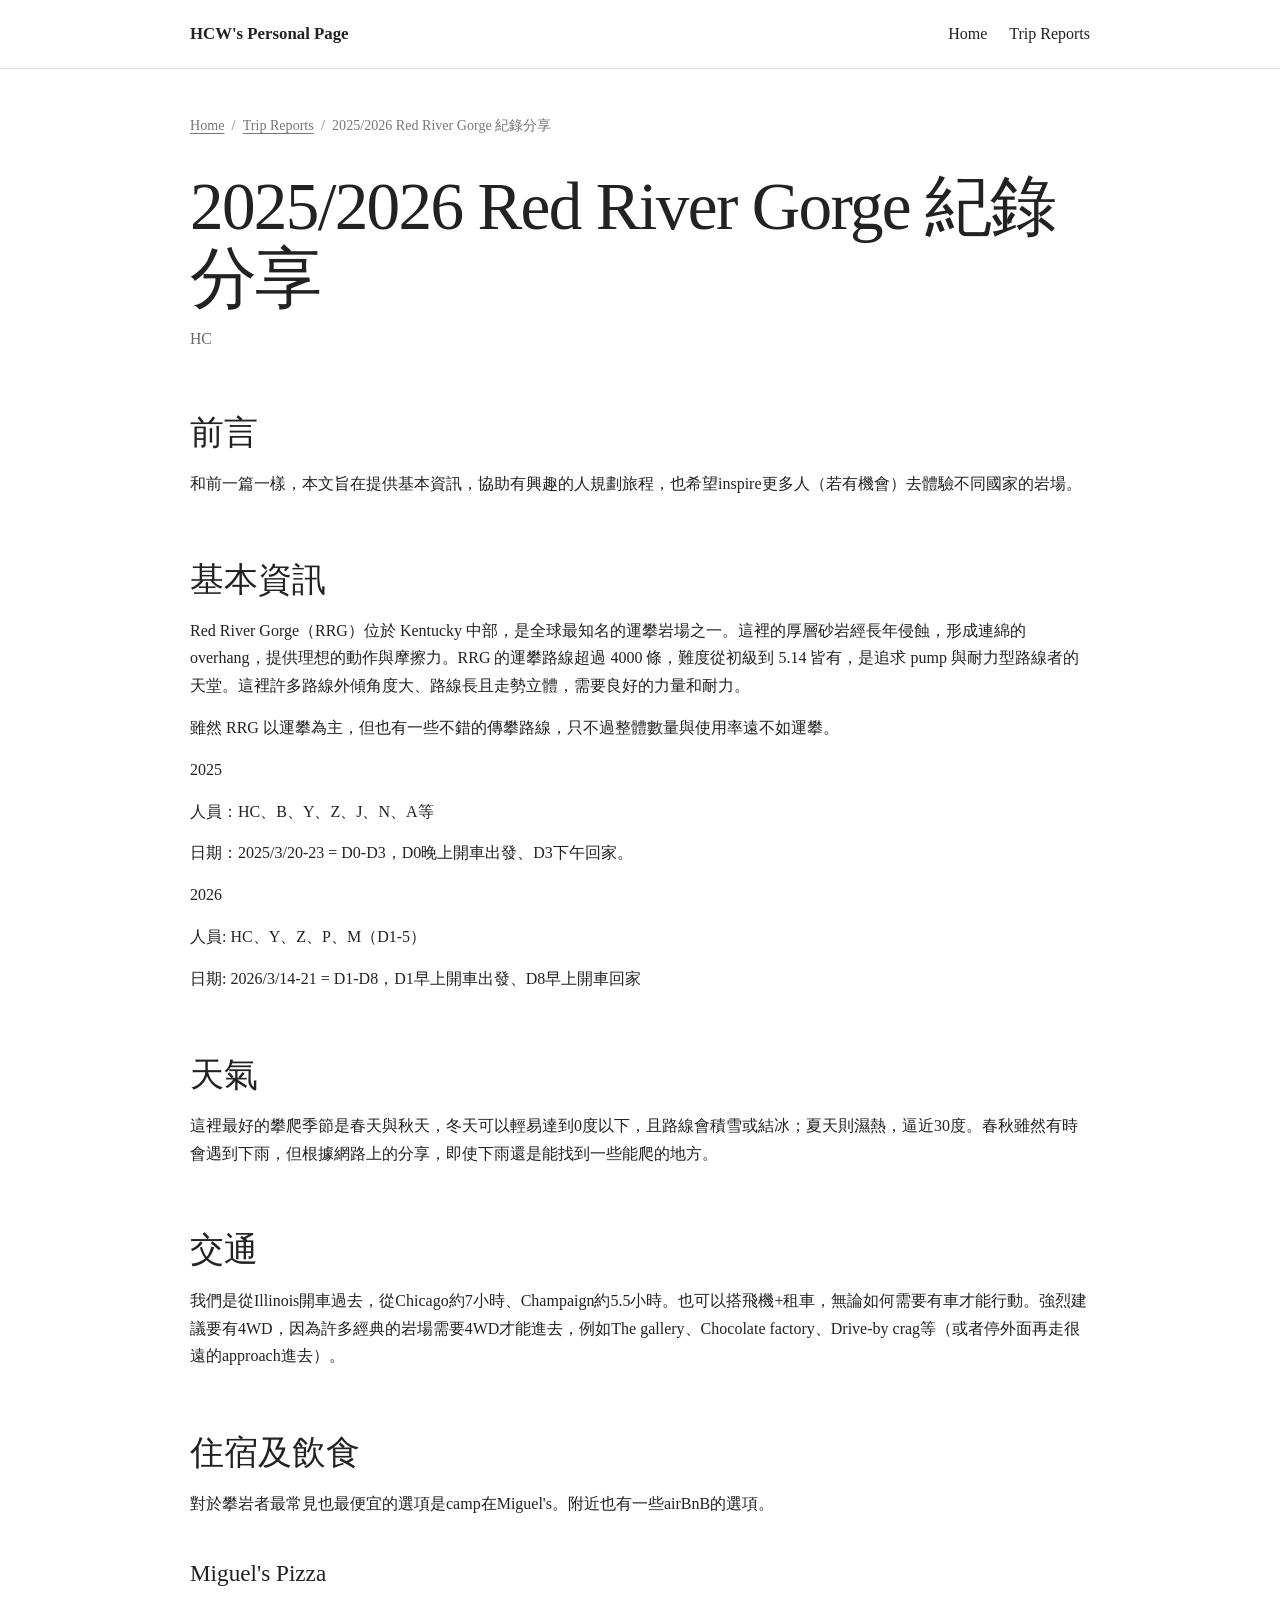
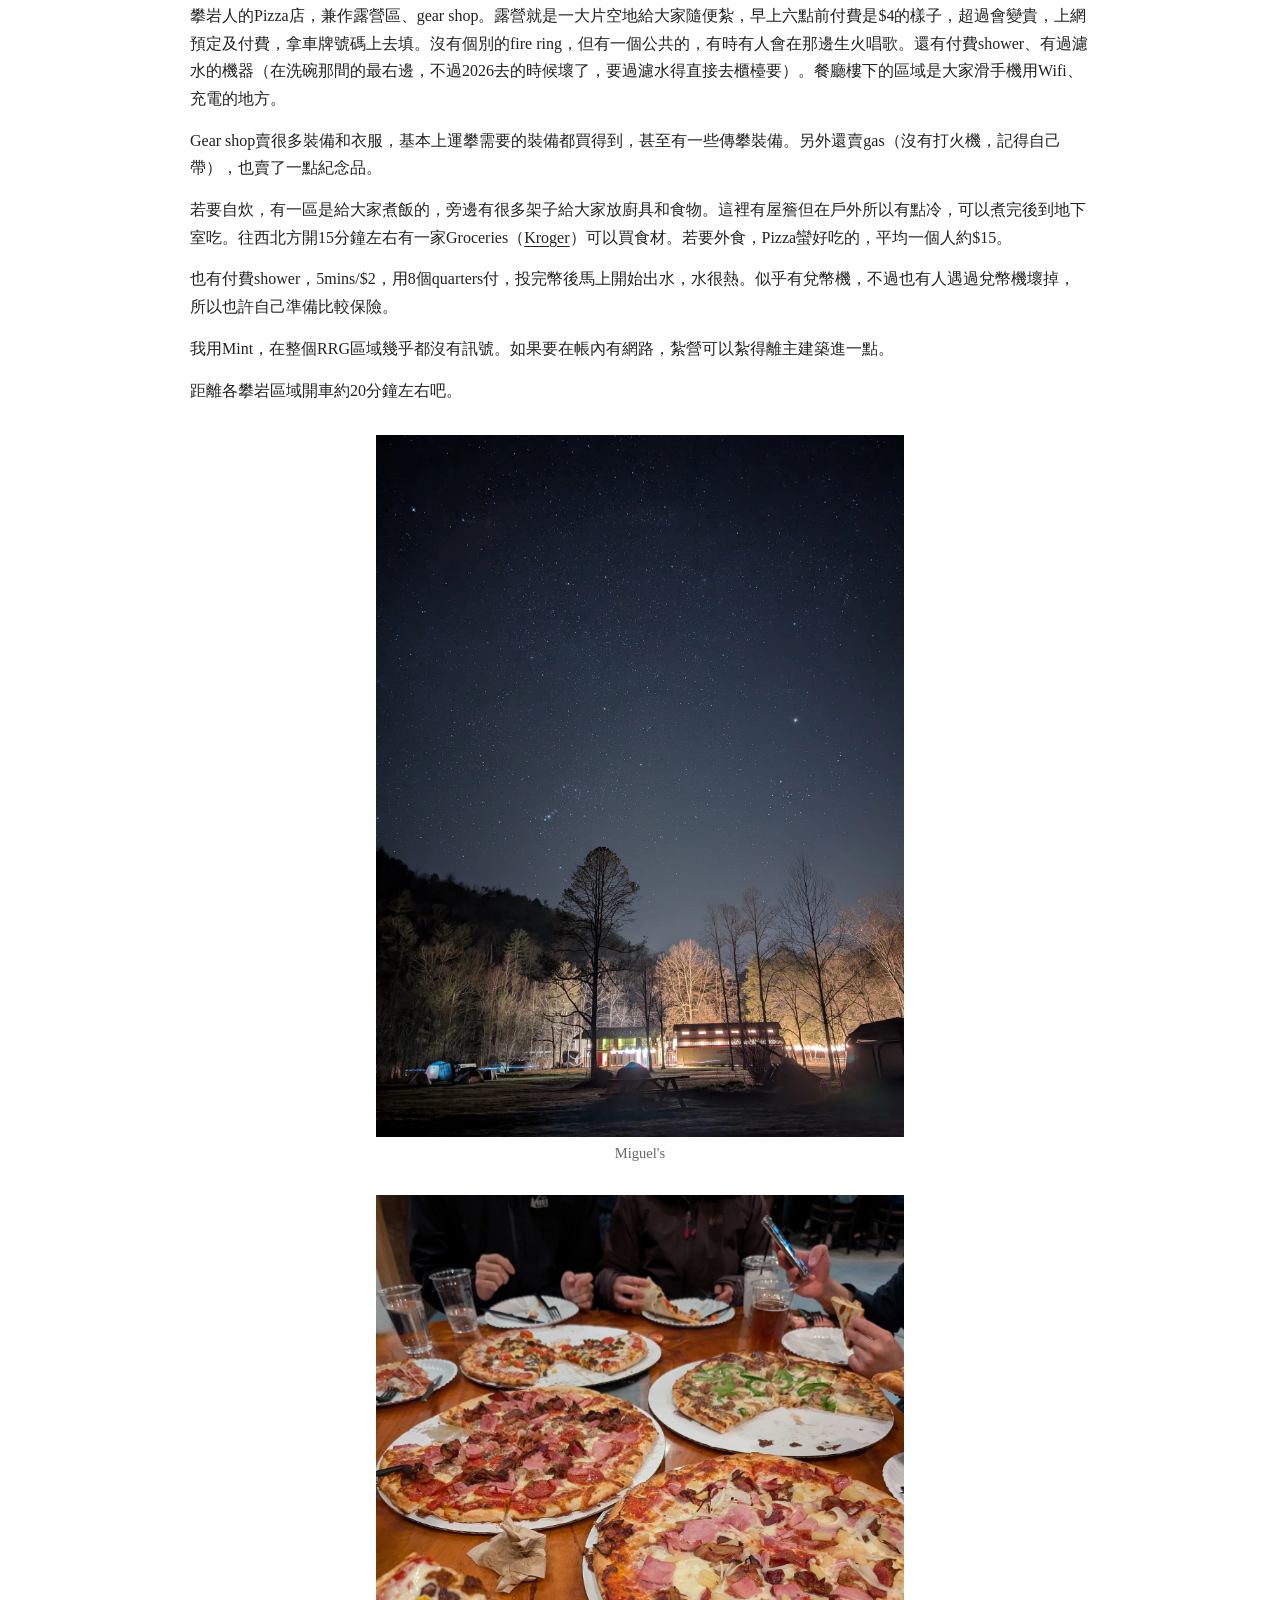
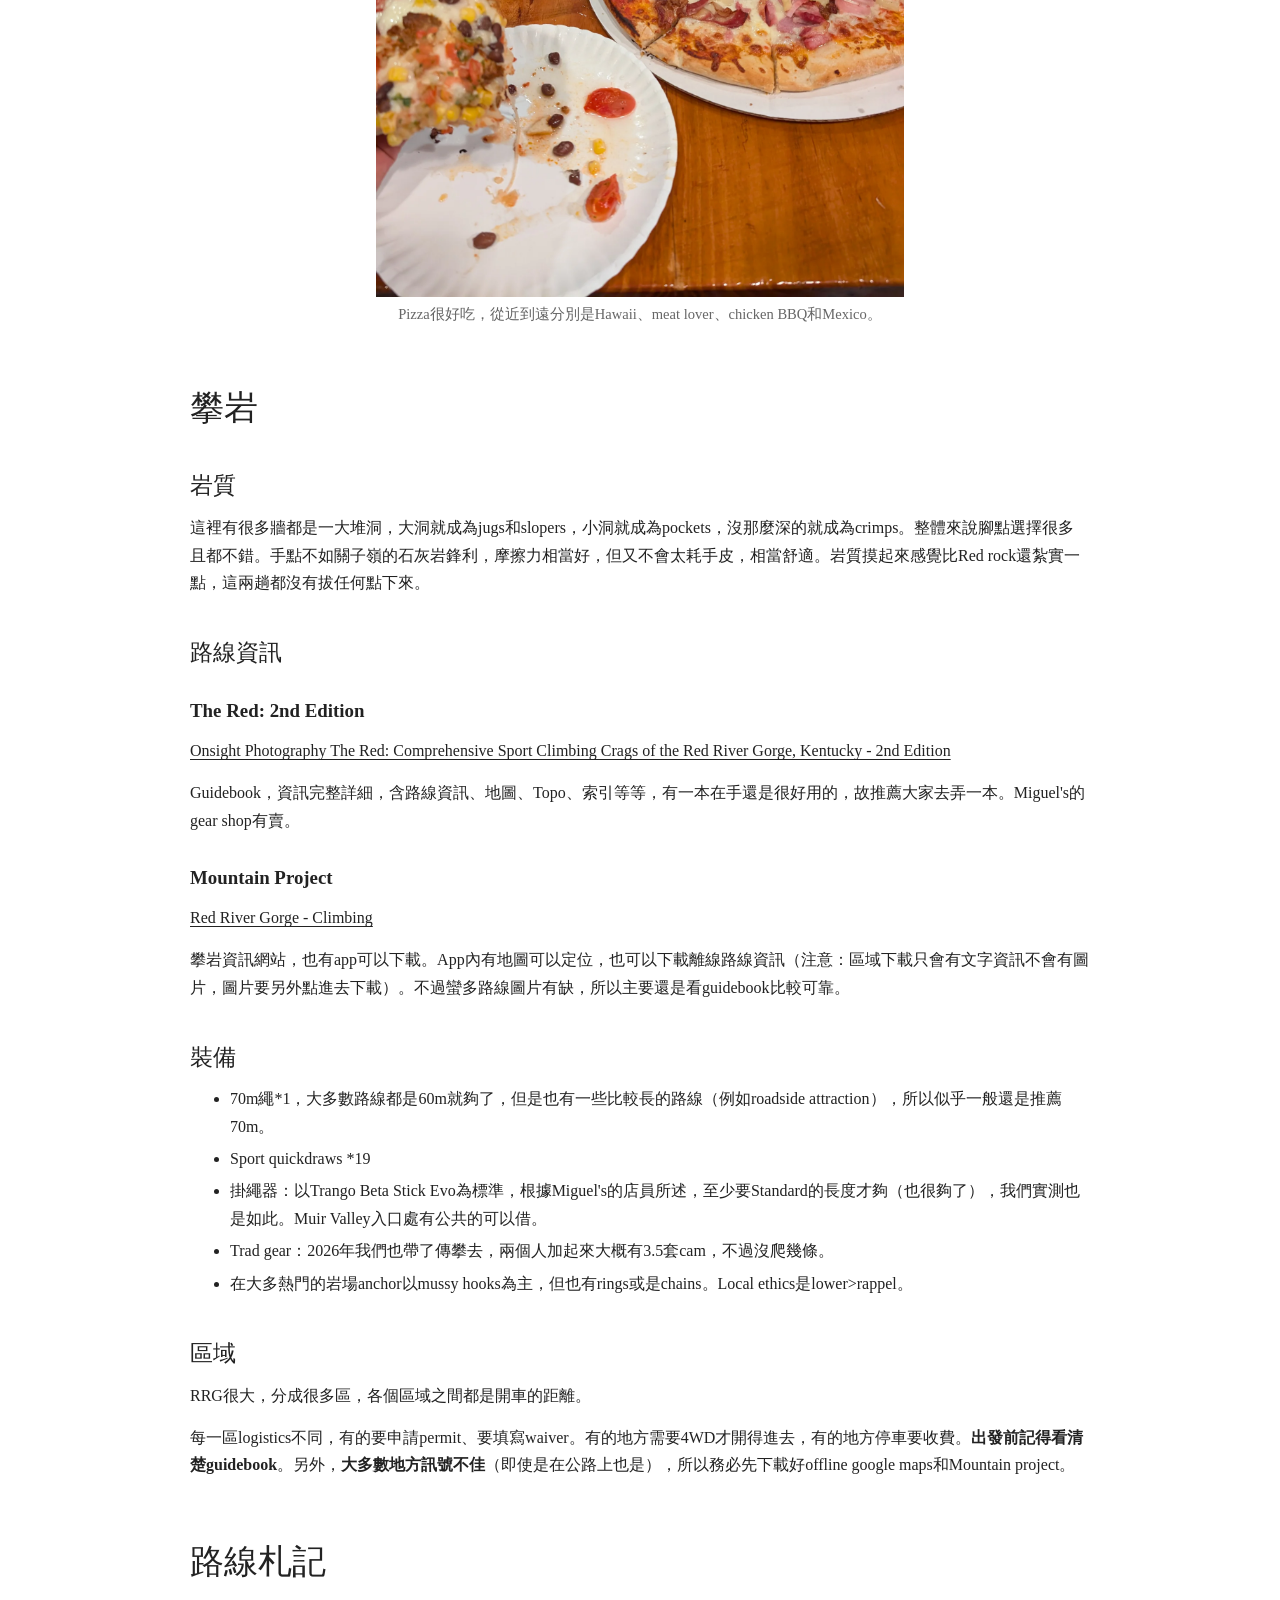
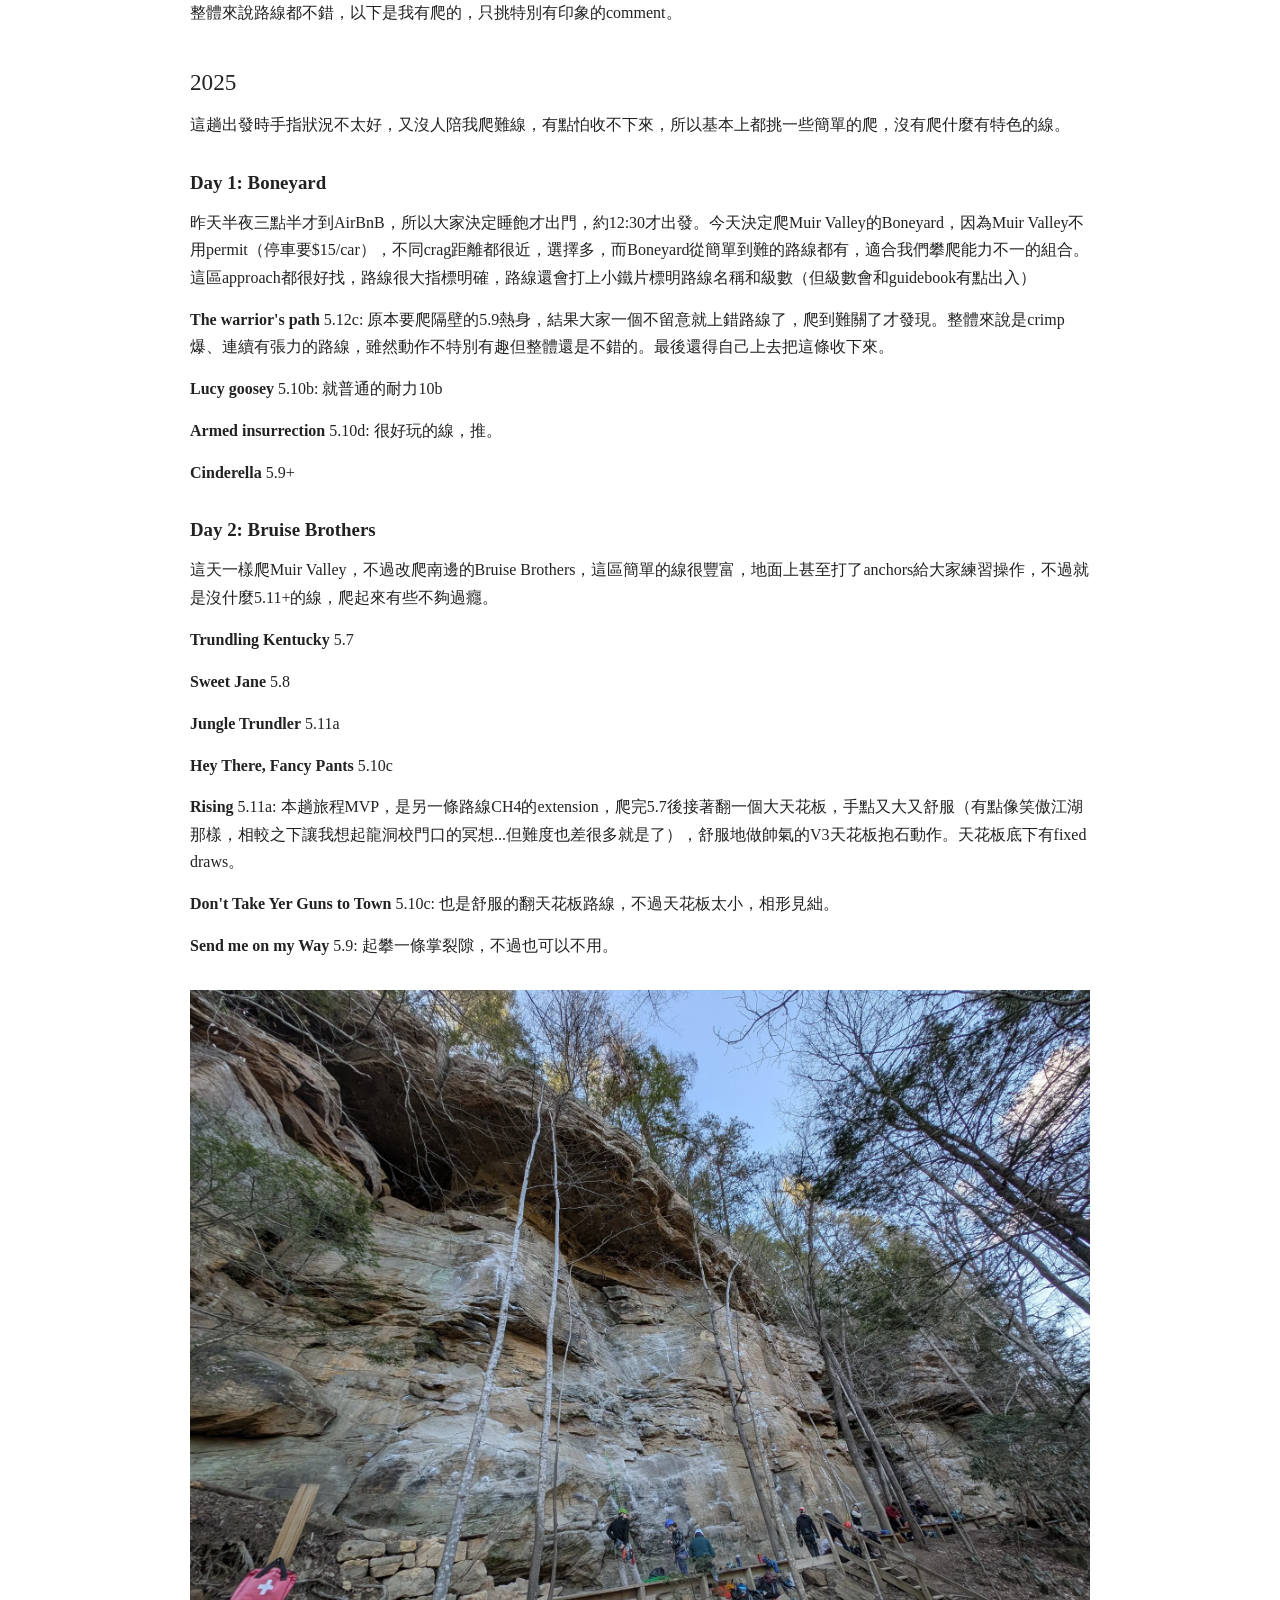
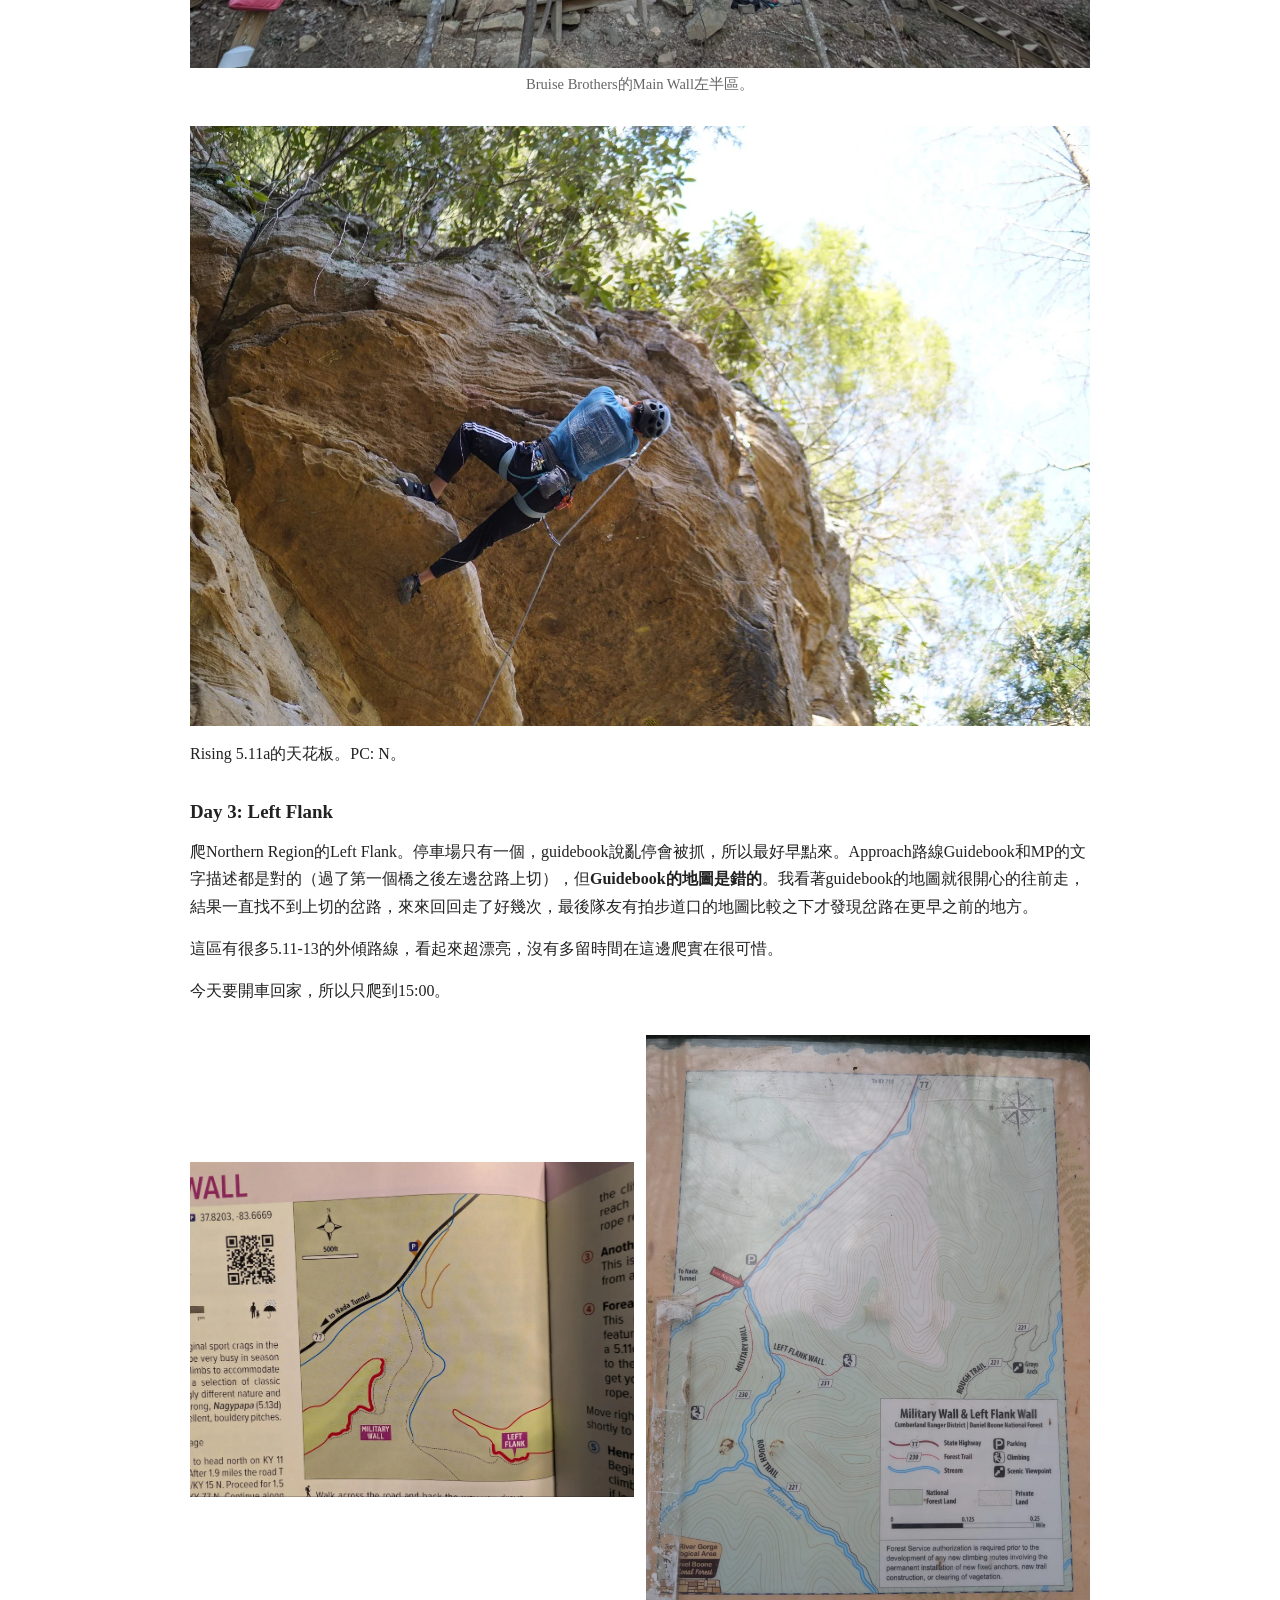
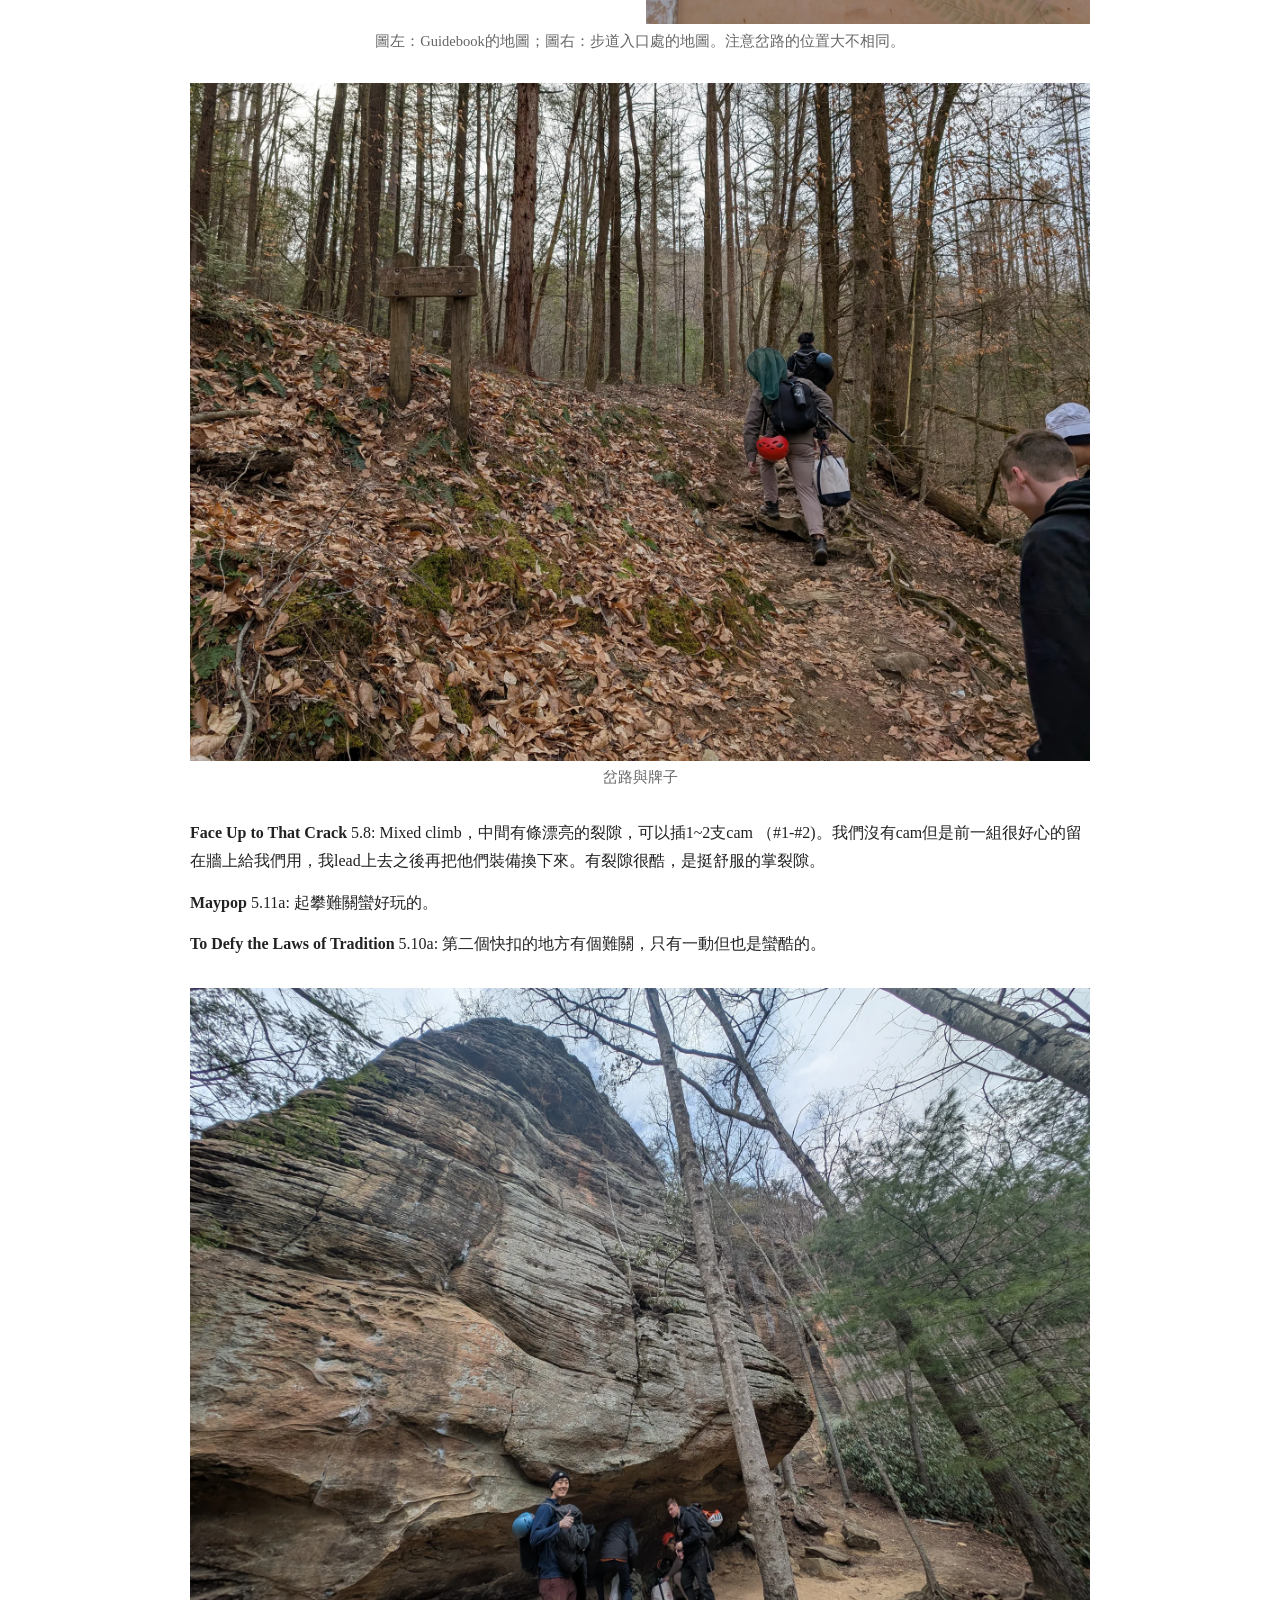
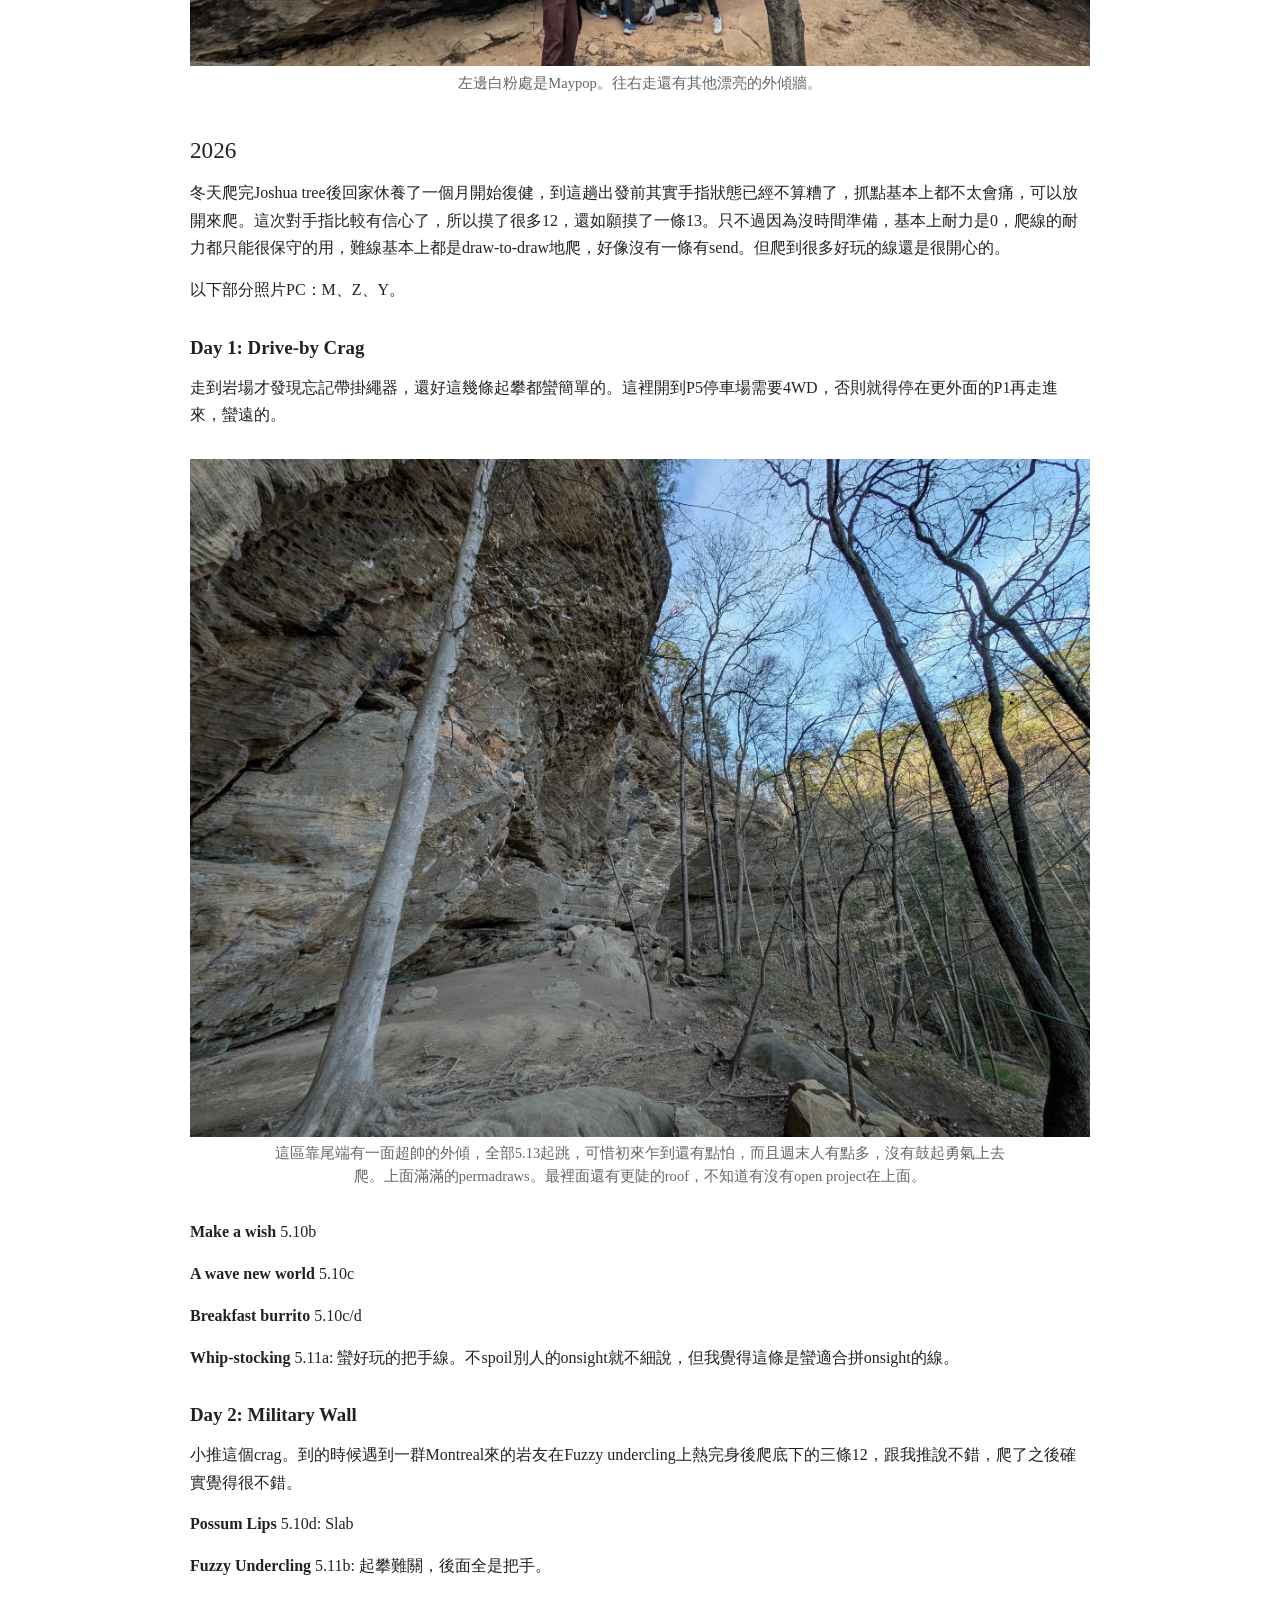
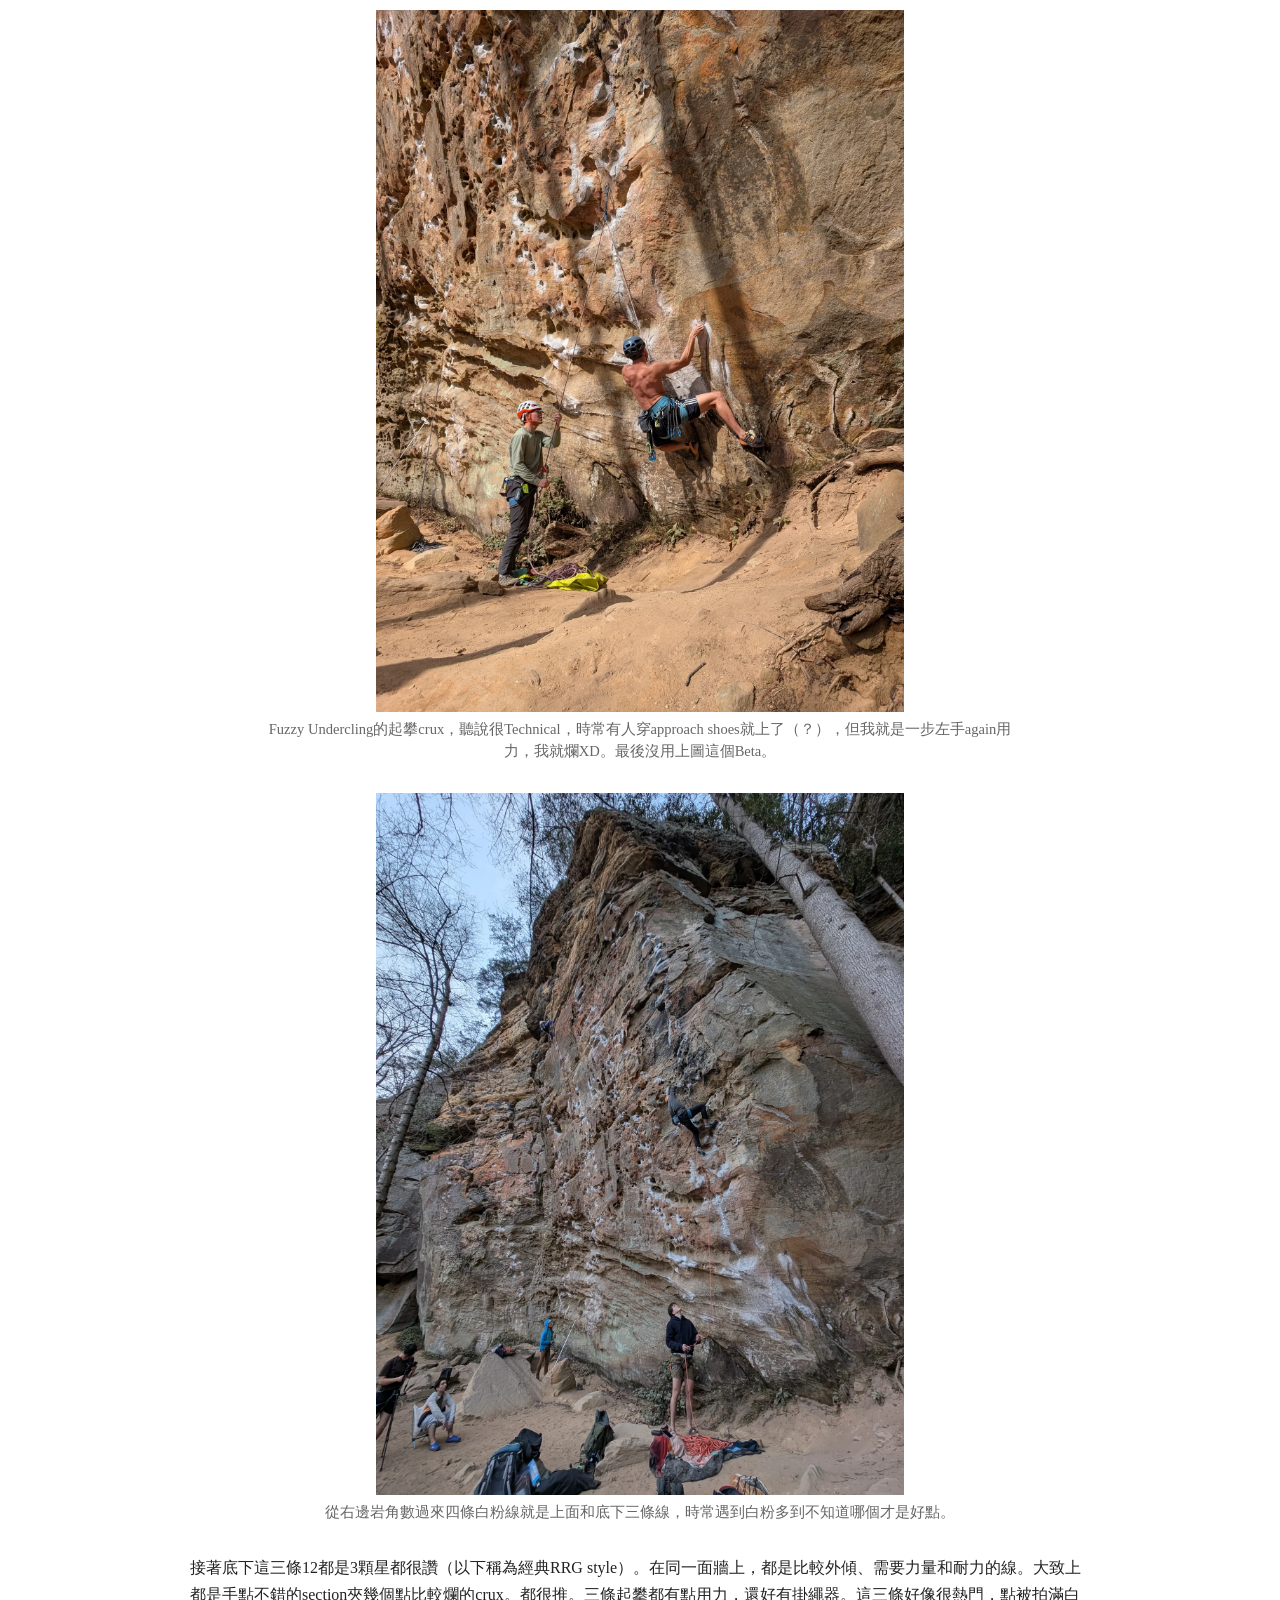
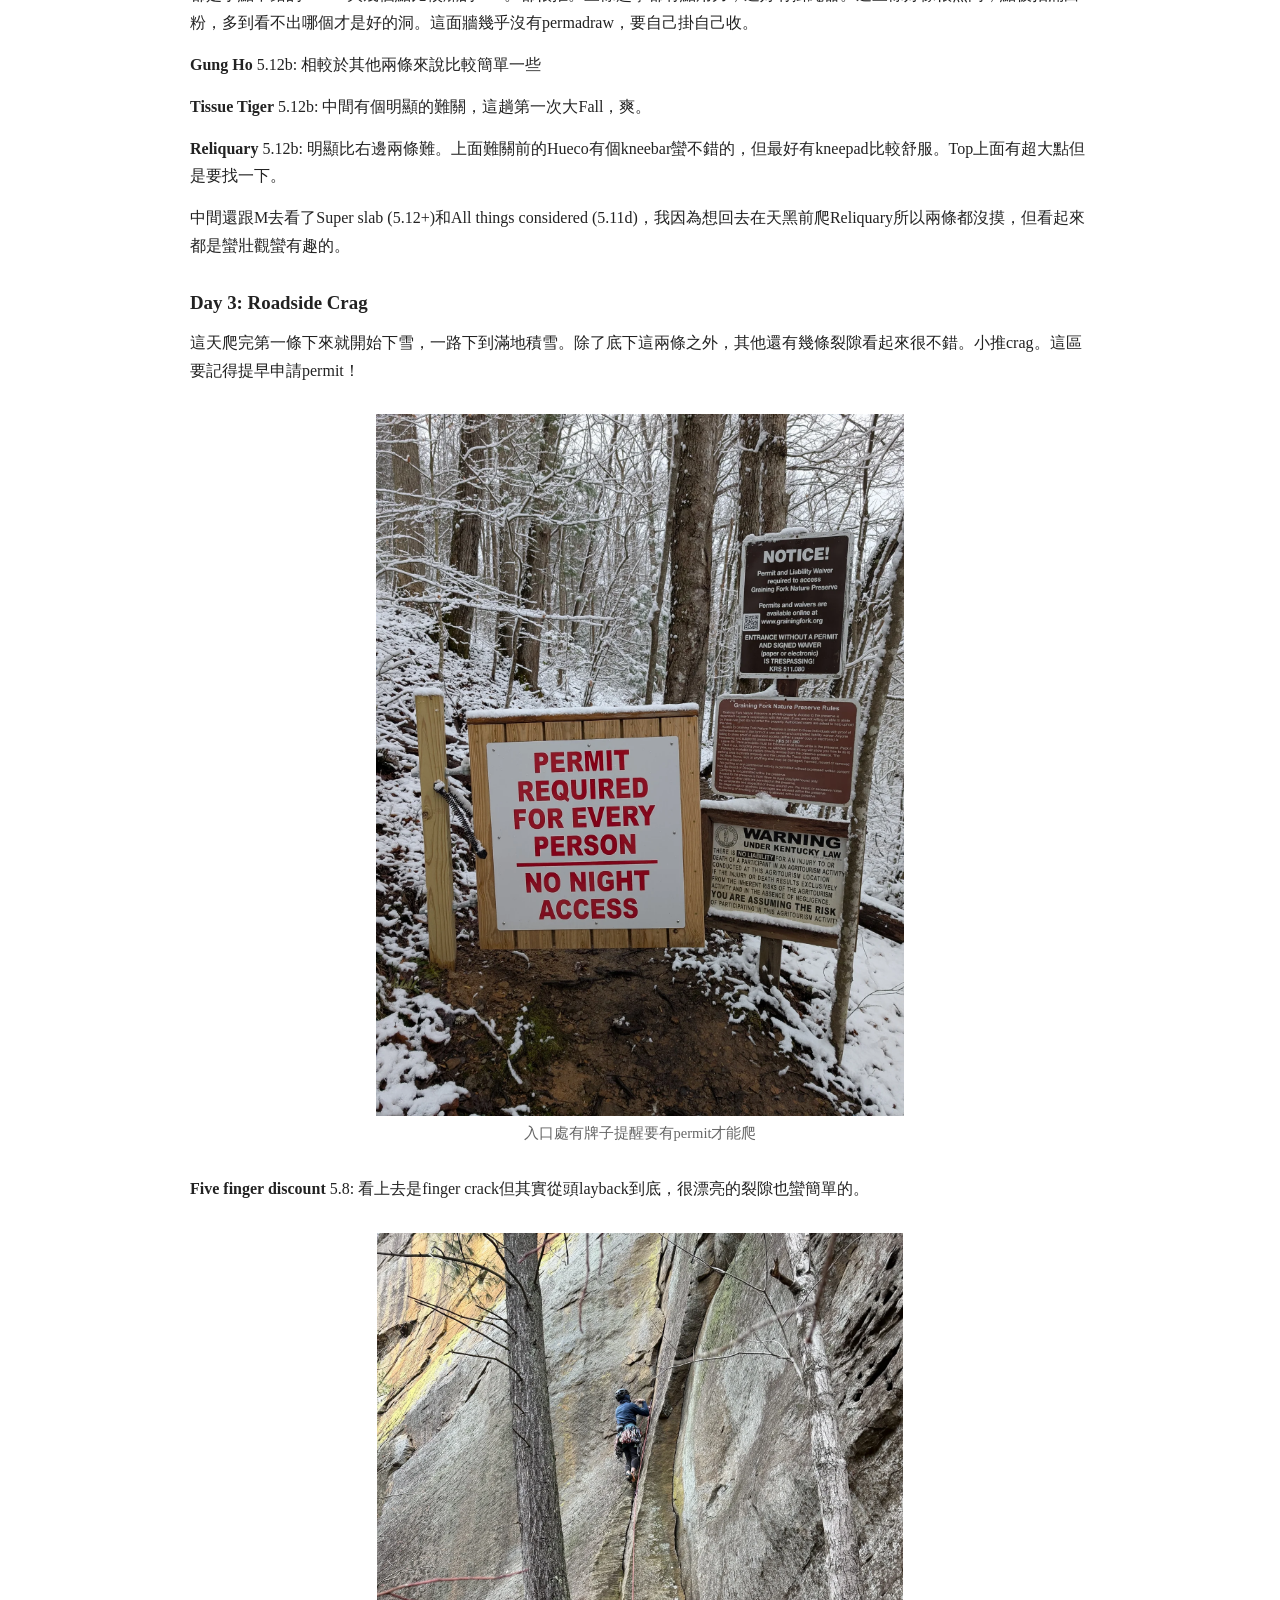
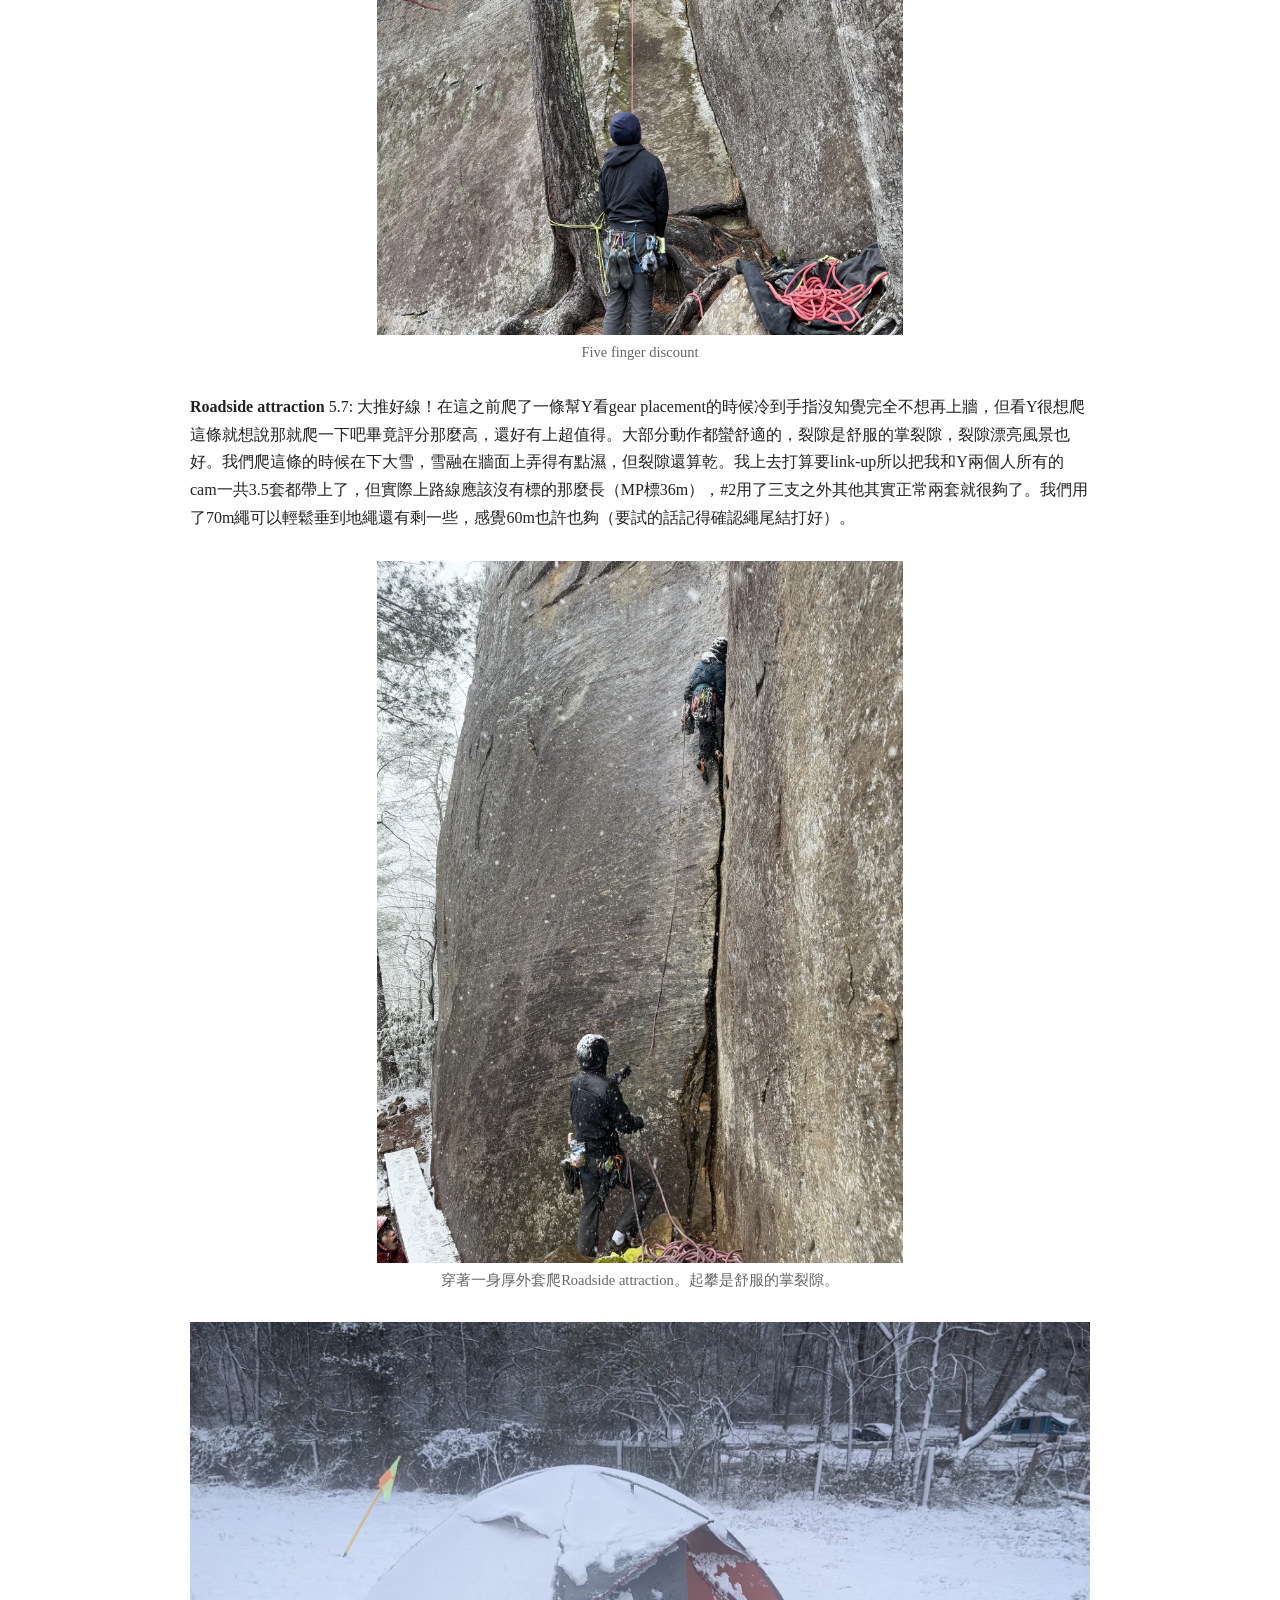
<file: trips/2026-rrg/index.html>
<!doctype html>
<html>
  <head>
    <meta charset="utf-8">
    <meta content="width=device-width, initial-scale=1" name="viewport">
    <title>2025/2026 Red River Gorge 紀錄</title>
    <link href="style.css" rel="stylesheet">
  </head>
  <body>
    <header class="site-header">
      <nav class="site-nav">
        <a class="site-name" href="../../">HCW's Personal Page</a>
        <div class="site-links">
          <a href="../../">Home</a>
          <a href="../">Trip Reports</a>
        </div>
      </nav>
    </header>
    <main class="trip-report">
      <nav aria-label="Breadcrumb" class="breadcrumb">
        <a href="../../">Home</a>
        <span aria-hidden="true">/</span>
        <a href="../">Trip Reports</a>
        <span aria-hidden="true">/</span>
        <span aria-current="page">2025/2026 Red River Gorge 紀錄分享</span>
      </nav>
      <h1 class="trip-title" id="h.n72sbm6it337">2025/2026 Red River Gorge 紀錄分享</h1>
      <p class="byline">HC</p>
      <h2 id="h.agtywaarz6v3">前言</h2>
      <p>和前一篇一樣，本文旨在提供基本資訊，協助有興趣的人規劃旅程，也希望inspire更多人（若有機會）去體驗不同國家的岩場。</p>
      <h2 id="h.4slvpmhrrnmj">基本資訊</h2>
      <p>Red River Gorge（RRG）位於 Kentucky 中部，是全球最知名的運攀岩場之一。這裡的厚層砂岩經長年侵蝕，形成連綿的overhang，提供理想的動作與摩擦力。RRG 的運攀路線超過 4000 條，難度從初級到 5.14 皆有，是追求 pump 與耐力型路線者的天堂。這裡許多路線外傾角度大、路線長且走勢立體，需要良好的力量和耐力。</p>
      <p>雖然 RRG 以運攀為主，但也有一些不錯的傳攀路線，只不過整體數量與使用率遠不如運攀。</p>
      <p>2025</p>
      <p>人員：HC、B、Y、Z、J、N、A等</p>
      <p>日期：2025/3/20-23 = D0-D3，D0晚上開車出發、D3下午回家。</p>
      <p>2026</p>
      <p>人員: HC、Y、Z、P、M（D1-5）</p>
      <p>日期: 2026/3/14-21 = D1-D8，D1早上開車出發、D8早上開車回家</p>
      <h2 id="h.eu9ato6a33z3">天氣</h2>
      <p>這裡最好的攀爬季節是春天與秋天，冬天可以輕易達到0度以下，且路線會積雪或結冰；夏天則濕熱，逼近30度。春秋雖然有時會遇到下雨，但根據網路上的分享，即使下雨還是能找到一些能爬的地方。</p>
      <h2 id="h.sqk393xgiyer">交通</h2>
      <p>我們是從Illinois開車過去，從Chicago約7小時、Champaign約5.5小時。也可以搭飛機+租車，無論如何需要有車才能行動。強烈建議要有4WD，因為許多經典的岩場需要4WD才能進去，例如The gallery、Chocolate factory、Drive-by crag等（或者停外面再走很遠的approach進去）。</p>
      <h2 id="h.nw34ecc3s9bl">住宿及飲食</h2>
      <p>對於攀岩者最常見也最便宜的選項是camp在Miguel's。附近也有一些airBnB的選項。</p>
      <h3 id="h.c6f1kujqvalt">Miguel's Pizza</h3>
      <p>攀岩人的Pizza店，兼作露營區、gear shop。露營就是一大片空地給大家隨便紮，早上六點前付費是$4的樣子，超過會變貴，上網預定及付費，拿車牌號碼上去填。沒有個別的fire ring，但有一個公共的，有時有人會在那邊生火唱歌。還有付費shower、有過濾水的機器（在洗碗那間的最右邊，不過2026去的時候壞了，要過濾水得直接去櫃檯要）。餐廳樓下的區域是大家滑手機用Wifi、充電的地方。</p>
      <p>Gear shop賣很多裝備和衣服，基本上運攀需要的裝備都買得到，甚至有一些傳攀裝備。另外還賣gas（沒有打火機，記得自己帶），也賣了一點紀念品。</p>
      <p>若要自炊，有一區是給大家煮飯的，旁邊有很多架子給大家放廚具和食物。這裡有屋簷但在戶外所以有點冷，可以煮完後到地下室吃。往西北方開15分鐘左右有一家Groceries（<a href="https://maps.app.goo.gl/cw9f85xUhR63acxu8" rel="noopener noreferrer" target="_blank">Kroger</a>）可以買食材。若要外食，Pizza蠻好吃的，平均一個人約$15。</p>
      <p>也有付費shower，5mins/$2，用8個quarters付，投完幣後馬上開始出水，水很熱。似乎有兌幣機，不過也有人遇過兌幣機壞掉，所以也許自己準備比較保險。</p>
      <p>我用Mint，在整個RRG區域幾乎都沒有訊號。如果要在帳內有網路，紮營可以紮得離主建築進一點。</p>
      <p>距離各攀岩區域開車約20分鐘左右吧。</p>
      <p class="photo-row single-image">
        <img alt="" data-doc-image="images/image5.jpg" data-match-status="matched" data-original-file="PXL_20250323_024446558.NIGHT.jpg" src="images/web/PXL_20250323_024446558.NIGHT__1c8e1cf640.webp" title="">
      </p>
      <p class="caption">Miguel's</p>
      <p class="photo-row single-image">
        <img alt="" data-doc-image="images/image20.jpg" data-match-status="matched" data-original-file="PXL_20250322_004643171.jpg" src="images/web/PXL_20250322_004643171__32e3be42ae.webp" title="">
      </p>
      <p class="caption">Pizza很好吃，從近到遠分別是Hawaii、meat lover、chicken BBQ和Mexico。</p>
      <h2 id="h.yyrqggvhbzwb">攀岩</h2>
      <h3 id="h.3qlnjzukr9mz">岩質</h3>
      <p>這裡有很多牆都是一大堆洞，大洞就成為jugs和slopers，小洞就成為pockets，沒那麼深的就成為crimps。整體來說腳點選擇很多且都不錯。手點不如關子嶺的石灰岩鋒利，摩擦力相當好，但又不會太耗手皮，相當舒適。岩質摸起來感覺比Red rock還紮實一點，這兩趟都沒有拔任何點下來。</p>
      <h3 id="h.1o470pb01pff">路線資訊</h3>
      <h4 id="h.255ce8du317s">The Red: 2nd Edition</h4>
      <p>
        <a href="https://www.rei.com/product/221119/onsight-photography-the-red-comprehensive-sport-climbing-crags-of-the-red-river-gorge-kentucky-2nd-edition" rel="noopener noreferrer" target="_blank">Onsight Photography The Red: Comprehensive Sport Climbing Crags of the Red River Gorge, Kentucky - 2nd Edition</a>
      </p>
      <p>Guidebook，資訊完整詳細，含路線資訊、地圖、Topo、索引等等，有一本在手還是很好用的，故推薦大家去弄一本。Miguel's的gear shop有賣。</p>
      <h4 id="h.ifdeoo8ch6xe">Mountain Project</h4>
      <p>
        <a href="https://www.mountainproject.com/area/105841134/red-river-gorge" rel="noopener noreferrer" target="_blank">Red River Gorge - Climbing</a>
      </p>
      <p>攀岩資訊網站，也有app可以下載。App內有地圖可以定位，也可以下載離線路線資訊（注意：區域下載只會有文字資訊不會有圖片，圖片要另外點進去下載）。不過蠻多路線圖片有缺，所以主要還是看guidebook比較可靠。</p>
      <h3 id="h.xb2cjjkxj640">裝備</h3>
      <ul>
        <li>70m繩*1，大多數路線都是60m就夠了，但是也有一些比較長的路線（例如roadside attraction），所以似乎一般還是推薦70m。</li>
        <li>Sport quickdraws *19</li>
        <li>掛繩器：以Trango Beta Stick Evo為標準，根據Miguel's的店員所述，至少要Standard的長度才夠（也很夠了），我們實測也是如此。Muir Valley入口處有公共的可以借。</li>
        <li>Trad gear：2026年我們也帶了傳攀去，兩個人加起來大概有3.5套cam，不過沒爬幾條。</li>
        <li>在大多熱門的岩場anchor以mussy hooks為主，但也有rings或是chains。Local ethics是lower&gt;rappel。</li>
      </ul>
      <h3 id="h.xq7s4mskszpt">區域</h3>
      <p>RRG很大，分成很多區，各個區域之間都是開車的距離。</p>
      <p>每一區logistics不同，有的要申請permit、要填寫waiver。有的地方需要4WD才開得進去，有的地方停車要收費。<strong>出發前記得看清楚guidebook</strong>。另外，<strong>大多數地方訊號不佳</strong>（即使是在公路上也是），所以務必先下載好offline google maps和Mountain project。</p>
      <h2 id="h.bl036qiu43mk">路線札記</h2>
      <p>整體來說路線都不錯，以下是我有爬的，只挑特別有印象的comment。</p>
      <h3 id="h.q5owqxhw1ku4">2025</h3>
      <p>這趟出發時手指狀況不太好，又沒人陪我爬難線，有點怕收不下來，所以基本上都挑一些簡單的爬，沒有爬什麼有特色的線。</p>
      <h4 id="h.7iqbcjdokxot">Day 1: Boneyard</h4>
      <p>昨天半夜三點半才到AirBnB，所以大家決定睡飽才出門，約12:30才出發。今天決定爬Muir Valley的Boneyard，因為Muir Valley不用permit（停車要$15/car），不同crag距離都很近，選擇多，而Boneyard從簡單到難的路線都有，適合我們攀爬能力不一的組合。這區approach都很好找，路線很大指標明確，路線還會打上小鐵片標明路線名稱和級數（但級數會和guidebook有點出入）</p>
      <p>
        <strong>The warrior's path</strong> 5.12c: 原本要爬隔壁的5.9熱身，結果大家一個不留意就上錯路線了，爬到難關了才發現。整體來說是crimp爆、連續有張力的路線，雖然動作不特別有趣但整體還是不錯的。最後還得自己上去把這條收下來。</p>
      <p>
        <strong>Lucy goosey</strong> 5.10b: 就普通的耐力10b</p>
      <p>
        <strong>Armed insurrection</strong> 5.10d: 很好玩的線，推。</p>
      <p>
        <strong>Cinderella</strong> 5.9+</p>
      <h4 id="h.l33t0f1s0ia4">Day 2: Bruise Brothers</h4>
      <p>這天一樣爬Muir Valley，不過改爬南邊的Bruise Brothers，這區簡單的線很豐富，地面上甚至打了anchors給大家練習操作，不過就是沒什麼5.11+的線，爬起來有些不夠過癮。</p>
      <p>
        <strong>Trundling Kentucky</strong> 5.7</p>
      <p>
        <strong>Sweet Jane</strong> 5.8</p>
      <p>
        <strong>Jungle Trundler</strong> 5.11a</p>
      <p>
        <strong>Hey There, Fancy Pants</strong> 5.10c</p>
      <p>
        <strong>Rising</strong> 5.11a: 本趟旅程MVP，是另一條路線CH4的extension，爬完5.7後接著翻一個大天花板，手點又大又舒服（有點像笑傲江湖那樣，相較之下讓我想起龍洞校門口的冥想...但難度也差很多就是了），舒服地做帥氣的V3天花板抱石動作。天花板底下有fixed draws。</p>
      <p>
        <strong>Don't Take Yer Guns to Town</strong> 5.10c: 也是舒服的翻天花板路線，不過天花板太小，相形見絀。</p>
      <p>
        <strong>Send me on my Way</strong> 5.9: 起攀一條掌裂隙，不過也可以不用。</p>
      <p class="photo-row single-image">
        <img alt="" data-doc-image="images/image4.jpg" data-match-status="matched" data-original-file="PXL_20250322_223013692.jpg" src="images/web/PXL_20250322_223013692__cd86f66e87.webp" title="">
      </p>
      <p class="caption">Bruise Brothers的Main Wall左半區。</p>
      <p class="photo-row single-image">
        <img alt="" data-doc-image="images/image8.jpg" data-match-status="unmatched" src="images/web/image8__a92cea51f7.webp" title="">
      </p>
      <p>Rising 5.11a的天花板。PC: N。</p>
      <h4 id="h.720bja356t9">Day 3: Left Flank</h4>
      <p>爬Northern Region的Left Flank。停車場只有一個，guidebook說亂停會被抓，所以最好早點來。Approach路線Guidebook和MP的文字描述都是對的（過了第一個橋之後左邊岔路上切），但<strong>Guidebook的地圖是錯的</strong>。我看著guidebook的地圖就很開心的往前走，結果一直找不到上切的岔路，來來回回走了好幾次，最後隊友有拍步道口的地圖比較之下才發現岔路在更早之前的地方。</p>
      <p>這區有很多5.11-13的外傾路線，看起來超漂亮，沒有多留時間在這邊爬實在很可惜。</p>
      <p>今天要開車回家，所以只爬到15:00。</p>
      <p class="photo-row multi-image">
        <img alt="" data-doc-image="images/image17.jpg" data-match-status="unmatched" src="images/web/image17__055e89ead8.webp" title="">
        <img alt="" data-doc-image="images/image2.jpg" data-match-status="matched" data-original-file="PXL_20250323_193545806.jpg" src="images/web/PXL_20250323_193545806__78bfbce984.webp" title="">
      </p>
      <p class="caption">圖左：Guidebook的地圖；圖右：步道入口處的地圖。注意岔路的位置大不相同。</p>
      <p class="photo-row single-image">
        <img alt="" data-doc-image="images/image9.jpg" data-match-status="matched" data-original-file="PXL_20250323_145002744.MP.jpg" src="images/web/PXL_20250323_145002744.MP__15d16ea30e.webp" title="">
      </p>
      <p class="caption">岔路與牌子</p>
      <p>
        <strong>Face Up to That Crack</strong> 5.8: Mixed climb，中間有條漂亮的裂隙，可以插1~2支cam （#1-#2)。我們沒有cam但是前一組很好心的留在牆上給我們用，我lead上去之後再把他們裝備換下來。有裂隙很酷，是挺舒服的掌裂隙。</p>
      <p>
        <strong>Maypop</strong> 5.11a: 起攀難關蠻好玩的。</p>
      <p>
        <strong>To Defy the Laws of Tradition</strong> 5.10a: 第二個快扣的地方有個難關，只有一動但也是蠻酷的。</p>
      <p class="photo-row single-image">
        <img alt="" data-doc-image="images/image19.jpg" data-match-status="matched" data-original-file="PXL_20250323_192534721.jpg" src="images/web/PXL_20250323_192534721__ff1c09a5d9.webp" title="">
      </p>
      <p class="caption">左邊白粉處是Maypop。往右走還有其他漂亮的外傾牆。</p>
      <h3 id="h.umx27c4tr5rf">2026</h3>
      <p>冬天爬完Joshua tree後回家休養了一個月開始復健，到這趟出發前其實手指狀態已經不算糟了，抓點基本上都不太會痛，可以放開來爬。這次對手指比較有信心了，所以摸了很多12，還如願摸了一條13。只不過因為沒時間準備，基本上耐力是0，爬線的耐力都只能很保守的用，難線基本上都是draw-to-draw地爬，好像沒有一條有send。但爬到很多好玩的線還是很開心的。</p>
      <p>以下部分照片PC：M、Z、Y。</p>
      <h4 id="h.y1z920i0qeju">Day 1: Drive-by Crag</h4>
      <p>走到岩場才發現忘記帶掛繩器，還好這幾條起攀都蠻簡單的。這裡開到P5停車場需要4WD，否則就得停在更外面的P1再走進來，蠻遠的。</p>
      <p class="photo-row single-image">
        <img alt="" data-doc-image="images/image1.jpg" data-match-status="matched" data-original-file="PXL_20260314_223130093.jpg" src="images/web/PXL_20260314_223130093__857dc5948c.webp" title="">
      </p>
      <p class="caption">這區靠尾端有一面超帥的外傾，全部5.13起跳，可惜初來乍到還有點怕，而且週末人有點多，沒有鼓起勇氣上去爬。上面滿滿的permadraws。最裡面還有更陡的roof，不知道有沒有open project在上面。</p>
      <p>
        <strong>Make a wish</strong> 5.10b</p>
      <p>
        <strong>A wave new world</strong> 5.10c</p>
      <p>
        <strong>Breakfast burrito</strong> 5.10c/d</p>
      <p>
        <strong>Whip-stocking</strong> 5.11a: 蠻好玩的把手線。不spoil別人的onsight就不細說，但我覺得這條是蠻適合拼onsight的線。</p>
      <h4 id="h.p5vd1syw6nyr">Day 2: Military Wall</h4>
      <p>小推這個crag。到的時候遇到一群Montreal來的岩友在Fuzzy undercling上熱完身後爬底下的三條12，跟我推說不錯，爬了之後確實覺得很不錯。</p>
      <p>
        <strong>Possum Lips</strong> 5.10d: Slab</p>
      <p>
        <strong>Fuzzy Undercling</strong> 5.11b: 起攀難關，後面全是把手。</p>
      <p class="photo-row single-image">
        <img alt="" data-doc-image="images/image10.jpg" data-match-status="matched" data-original-file="PXL_20260315_152110725.jpg" src="images/web/PXL_20260315_152110725__fa20f9dde9.webp" title="">
      </p>
      <p class="caption">Fuzzy Undercling的起攀crux，聽說很Technical，時常有人穿approach shoes就上了（？），但我就是一步左手again用力，我就爛XD。最後沒用上圖這個Beta。</p>
      <p class="photo-row single-image">
        <img alt="" data-doc-image="images/image18.jpg" data-match-status="matched" data-original-file="PXL_20260315_232501263.jpg" src="images/web/PXL_20260315_232501263__b377707574.webp" title="">
      </p>
      <p class="caption">從右邊岩角數過來四條白粉線就是上面和底下三條線，時常遇到白粉多到不知道哪個才是好點。</p>
      <p>接著底下這三條12都是3顆星都很讚（以下稱為經典RRG style）。在同一面牆上，都是比較外傾、需要力量和耐力的線。大致上都是手點不錯的section夾幾個點比較爛的crux。都很推。三條起攀都有點用力，還好有掛繩器。這三條好像很熱門，點被拍滿白粉，多到看不出哪個才是好的洞。這面牆幾乎沒有permadraw，要自己掛自己收。</p>
      <p>
        <strong>Gung Ho</strong> 5.12b: 相較於其他兩條來說比較簡單一些</p>
      <p>
        <strong>Tissue Tiger</strong> 5.12b: 中間有個明顯的難關，這趟第一次大Fall，爽。</p>
      <p>
        <strong>Reliquary</strong> 5.12b: 明顯比右邊兩條難。上面難關前的Hueco有個kneebar蠻不錯的，但最好有kneepad比較舒服。Top上面有超大點但是要找一下。</p>
      <p>中間還跟M去看了Super slab (5.12+)和All things considered (5.11d)，我因為想回去在天黑前爬Reliquary所以兩條都沒摸，但看起來都是蠻壯觀蠻有趣的。</p>
      <h4 id="h.4gw6rx9mnzto">Day 3: Roadside Crag</h4>
      <p>這天爬完第一條下來就開始下雪，一路下到滿地積雪。除了底下這兩條之外，其他還有幾條裂隙看起來很不錯。小推crag。這區要記得提早申請permit！</p>
      <p class="photo-row single-image">
        <img alt="" data-doc-image="images/image16.jpg" data-match-status="matched" data-original-file="PXL_20260316_212900281.MP.jpg" src="images/web/PXL_20260316_212900281.MP__ec702d5649.webp" title="">
      </p>
      <p class="caption">入口處有牌子提醒要有permit才能爬</p>
      <p>
        <strong>Five finger discount</strong> 5.8: 看上去是finger crack但其實從頭layback到底，很漂亮的裂隙也蠻簡單的。</p>
      <p class="photo-row single-image">
        <img alt="" data-doc-image="images/image14.jpg" data-match-status="matched" data-original-file="IMG_3220.jpg" src="images/web/IMG_3220__b268b3f441.webp" title="">
      </p>
      <p class="caption">Five finger discount</p>
      <p>
        <strong>Roadside attraction</strong> 5.7: 大推好線！在這之前爬了一條幫Y看gear placement的時候冷到手指沒知覺完全不想再上牆，但看Y很想爬這條就想說那就爬一下吧畢竟評分那麼高，還好有上超值得。大部分動作都蠻舒適的，裂隙是舒服的掌裂隙，裂隙漂亮風景也好。我們爬這條的時候在下大雪，雪融在牆面上弄得有點濕，但裂隙還算乾。我上去打算要link-up所以把我和Y兩個人所有的cam一共3.5套都帶上了，但實際上路線應該沒有標的那麼長（MP標36m），#2用了三支之外其他其實正常兩套就很夠了。我們用了70m繩可以輕鬆垂到地繩還有剩一些，感覺60m也許也夠（要試的話記得確認繩尾結打好）。</p>
      <p class="photo-row single-image">
        <img alt="" data-doc-image="images/image6.jpg" data-match-status="matched" data-original-file="IMG_3269.jpg" src="images/web/IMG_3269__aaab9f566f.webp" title="">
      </p>
      <p class="caption">穿著一身厚外套爬Roadside attraction。起攀是舒服的掌裂隙。</p>
      <p class="photo-row single-image">
        <img alt="" data-doc-image="images/image12.jpg" data-match-status="matched" data-original-file="PXL_20260316_215021259.jpg" src="images/web/PXL_20260316_215021259__129ef959db.webp" title="">
      </p>
      <p class="caption">這天爬完後回到Miguel's帳篷已蓋滿雪。</p>
      <h4 id="h.iv0vg7il6z69">Day 4: Emerald city bouldering / Global village</h4>
      <p>早上起來太冷改計劃決定去走走加上爬點簡單的Boulder。我們去Emerald city，但明顯可以看出大家來這邊不是來Boulder的，感覺沒有太多Traffic，路線也不是太impressive，MP上也都沒什麼照片，所以我就不寫了。倒是走到步道底是Global village，有幾條裂隙看起來蠻酷的，還有一個瀑布超美。</p>
      <p class="photo-row single-image">
        <img alt="" data-doc-image="images/image21.jpg" data-match-status="matched" data-original-file="PXL_20260317_183046916.jpg" src="images/web/PXL_20260317_183046916__20a4e54b3b.webp" title="">
      </p>
      <p class="caption">雖然瀑布沒有結冰但瀑底結了，超酷。我試圖從旁邊平台繞到瀑頂，但中間有一小段很窄，就不想過去了。</p>
      <h4 id="h.mgv0jpxexb64">Day 5: Chocolate Factory</h4>
      <p>因為D2晚下大雨，我們怕淹水車子出不去，所以車停P走進去P2，確認其實可以開進來。</p>
      <p>
        <strong>Hip to the jive</strong> 5.11b: 底下是舒服的內角推撐，上面是外傾，手點還行但沒有底下看起來那麼好。</p>
      <p>
        <strong>Naked</strong> 5.12a/b: 就是經典RRG style。</p>
      <p>
        <strong>Snozzberries</strong> 5.11d: 大推好線！來了必爬！怕spoil別人的onsight所以就不說太多，但我覺得這條是很適合拼onsight的線。一開始上去我還想說應該也就是bolt-to-bolt地爬，但爬到大概一半就發現感覺有機會onsight（即使我根本耐力0，這樣懂了吧？），結果最後Fall在top的前一動找不到點，噴了onsight。要不是有人在排這條催我爬完Naked接著上，應該可以爬完的，飲恨QQ。</p>
      <p>
        <strong>Butane Junky</strong> 5.12b: 因為D2沒上slab覺得有點愧疚，看到連很厲害的Montreal哥都爬了好一陣子決定爬爬這條slab。蠻難的（我覺得比我有摸的其他12都難）但很有趣。</p>
      <p class="photo-row single-image">
        <img alt="" data-doc-image="images/image11.jpg" data-match-status="matched" data-original-file="IMG_3329.jpg" src="images/web/IMG_3329__85cae07a84.webp" title="">
      </p>
      <p class="caption">把我虐爛的slab。右邊角落裡的是Hip to the jive。</p>
      <h4 id="h.dyw00ti9ff17">Day 6: The Gallery</h4>
      <p>大推好Crag！超多漂亮的線，如果RRG只能挑一個crag爬大概就是這個了！如果有4WD一定要來！除了我底下有爬的之外，還有一條Zen and the art of masturbation看起來超帥，可惜沒時間去爬。</p>
      <p>
        <strong>Johnny B. good</strong> 5.11a: 適合暖身的線，底下是jug ladder，上面則是一小段舒適外傾。</p>
      <p>
        <strong>Gold rush</strong> 5.11d: 起攀有趣，上面就是經典RRG style。在這裡遇到一個會講中文的人，乍聽之下不確定是中國還是台灣口音。</p>
      <p>
        <strong>Starry night</strong> 5.11d/12a: 大推好線！一進來看到這個cave就看到這條路線超級帥，一查發現才5.12a決定肯定要爬這條。前面熱完身之後來這邊剛好看到前幾天也有遇到的一群人在摸這條，結果上不去、第一支快扣收不下來，就剛好輪我上去順便幫他們收（可以爬到第二支快扣後，從平台回去撈第一支，不必再爬一趟）。起攀其實比看起來tricky，上面就是爽翻天的roof jugfest。原本妄想onsight結果移動速度太慢，耐力遠遠不夠。這條除了第一支之外都有permadraw。</p>
      <p class="photo-row single-image">
        <img alt="" data-doc-image="images/image15.jpg" data-match-status="matched" data-original-file="IMG_3351.jpg" src="images/web/IMG_3351__3b20a52002.webp" title="">
      </p>
      <p class="caption">Starry night，從中間的柱子一路爬到洞口。</p>
      <p>
        <strong>Calm like a bomb</strong> 5.13a: 另一面超帥的牆，看起來就像是被人狠狠用刀硬生生砍下一角一樣，看到就決定必須上去摸一摸。前半不難，就是經典RRG style，中間開始接上直裂隙處是難關，我在這裡卡了好一陣子，大fall了好多次（感激Z的耐心確保），一度懷疑是不是需要下去拿掛繩器了。推！這條除了前面3個bolts外上面都是permadraws。</p>
      <p class="photo-row single-image">
        <img alt="" data-doc-image="images/image3.jpg" data-match-status="matched" data-original-file="IMG_3370.jpg" src="images/web/IMG_3370__60f4f286bc.webp" title="">
      </p>
      <p class="caption">Calm like a bomb，個人覺得整趟外觀最帥的線就是這條了。我正在試crux。</p>
      <h4 id="h.k8r7rif82y24">Day 7: Sunbeam Buttress / The Solarium / Coyote Cliff</h4>
      <p>前一晚Y看到一條線在Solarium想爬，我看那邊也有很多評分不錯的12，附近又有sunbeam buttress有簡單一點的線讓其他人也有得爬，就想說可以爬這區。結果發現去Sunbeam Buttress是個錯誤（不推），路線普通、approach遠，手點還不是很舒適。爬了兩條就決定去別區了。</p>
      <p>
        <strong>Moonshine</strong> 5.10b</p>
      <p>大推The Solarium！有好多看起來很帥的12，可惜時間不夠只爬了一條。</p>
      <p>
        <strong>Super best friends</strong> 5.12a/b: 去Sunbeam Buttress的路上經過看到這條覺得有點帥，果然爬起來超讚。感覺很像爬室內岩館，越上面傾度漸漸增加到接近水平，然後翻上去還有一段headwall。大推好線！爬完下來之後往右看發現右邊似乎就是The Red（就是那本guidebook）的封面。除了前一兩支之外全是permadraws。</p>
      <p class="photo-row single-image">
        <img alt="" data-doc-image="images/image7.jpg" data-match-status="matched" data-original-file="IMG_3414.jpg" src="images/web/IMG_3414__e48cea2fd6.webp" title="">
      </p>
      <p class="caption">Solarium，我正在super best friends的headwall上，兩邊其他路線看起來也都超帥</p>
      <p>為了讓大家都有得爬決定轉進Coyote Cliff。這裡的風格和前面完全不同，是vertical的style。</p>
      <p>
        <strong>Golden road</strong> 5.12a: 這一週以來爬得最難的一條線，也是唯一掛都掛不完的線。其實蠻好玩的但就手點真的很爛，但又不像slab一樣可以純靠腳站起來。從起攀開始就不容易，甚至卡在第4到5個bolt之間上不去，只好下來拿掛繩器，過了這段後後面就簡單了。Guidebook上說需要good technique，看來我沒有QQ。</p>
      <p class="photo-row single-image">
        <img alt="" data-doc-image="images/image13.jpg" data-match-status="matched" data-original-file="PXL_20260320_223657037.jpg" src="images/web/PXL_20260320_223657037__e536ee8602.webp" title="">
      </p>
      <p class="caption">Golden road，從圖中央的小小凹洞下方起攀，過了凹洞後往右上，一路爬到最頂端的大洞。</p>
      <h2 id="h.sj8he5u8a324">後記與心得</h2>
      <h3 id="h.ruswf0p6vn5k">2025</h3>
      <p>沒寫</p>
      <h3 id="h.w88w25fwu6t1">2026</h3>
      <p>這次帶著比較健康的手指，終於敢放開來爬，比去年來有趣太多了，大致上都不太擔心掛不完（slab和vertical除外）。RRG真的是運攀天堂，有太多超帥超爽的線。下次真的要練好耐力再來，很多路線都是手點蠻好的，但就外傾角度比較大又連續，所以需要平時在學校很少練到的技巧和耐力（UIUC的上攀牆幾乎都是vertical的）。也許多在Kilter上爬4x4會有幫助？</p>
      <p>感謝旅伴們一起出來玩，一週以來的互相照顧、感謝Y、Z和M的耐心確保、感謝M變出來拯救大家的瓦斯爐（甚至還有冰箱！超帥！），也感謝Z的4WD車以及開了近乎全程的車。祝Y和Z畢業順利，未來有機會再揪！</p>
    </main>
    <footer class="site-footer">© HCW</footer>
  </body>
</html>
</file>
<file: style.css>
* {
  box-sizing: border-box;
}

html {
  scroll-behavior: smooth;
}

body {
  margin: 0;
  color: #222;
  background: #fff;
  font-family: Georgia, "Times New Roman", serif;
  line-height: 1.65;
}

a {
  color: inherit;
  text-underline-offset: 0.18em;
}

.site-header {
  border-bottom: 1px solid #ddd;
}

.nav,
main,
footer {
  width: min(900px, calc(100% - 40px));
  margin: 0 auto;
}

.nav {
  min-height: 72px;
  display: flex;
  align-items: center;
  justify-content: space-between;
  gap: 24px;
}

.site-name {
  font-size: 1.1rem;
  font-weight: bold;
  text-decoration: none;
}

.nav-links {
  display: flex;
  gap: 24px;
}

.nav-links a {
  text-decoration: none;
}

main {
  padding: 64px 0;
}

.intro {
  display: grid;
  grid-template-columns: 1fr 220px;
  gap: 64px;
  align-items: center;
}

h1 {
  margin: 0 0 8px;
  font-size: clamp(1.4rem, 4vw, 3.5rem);
  line-height: 1.05;
  font-weight: normal;
}

h2 {
  margin-top: 56px;
  font-size: 1.8rem;
  font-weight: normal;
}

h3 {
  margin-bottom: 4px;
}

.subtitle {
  color: #666;
  font-size: 1.1rem;
}

.links {
  display: flex;
  flex-wrap: wrap;
  gap: 18px;
  margin-top: 24px;
}

.portrait-placeholder {
  aspect-ratio: 1 / 1;
  border: 1px solid #bbb;
  display: grid;
  place-items: center;
  color: #777;
  font-style: italic;
}

hr {
  border: 0;
  border-top: 1px solid #ddd;
  margin: 64px 0 0;
}

.trip-grid {
  display: grid;
  grid-template-columns: repeat(2, 1fr);
  gap: 32px;
}

.trip-card h3,
.trip-card p {
  margin-top: 8px;
}

.trip-photo {
  aspect-ratio: 3 / 2;
  border: 1px solid #bbb;
  display: grid;
  place-items: center;
  color: #777;
  font-style: italic;
}

footer {
  border-top: 1px solid #ddd;
  padding: 24px 0 48px;
  color: #777;
  font-size: 0.9rem;
}

@media (max-width: 650px) {
  .nav {
    align-items: flex-start;
    flex-direction: column;
    padding: 18px 0;
  }

  .nav-links {
    gap: 16px;
  }

  .intro {
    grid-template-columns: 1fr;
  }

  .portrait-placeholder {
    width: min(220px, 70vw);
  }

  .trip-grid {
    grid-template-columns: 1fr;
  }
}

/* Trip report index */

.trip-index {
  width: min(800px, calc(100% - 40px));
  margin: 0 auto;
  padding: 64px 0 80px;
}

.trip-index-header {
  margin-bottom: 56px;
}

.trip-index-header h1 {
  margin-bottom: 12px;
}

.trip-index-header p {
  color: #666;
  font-size: 1.05rem;
}

.trip-year {
  margin-top: 48px;
}

.trip-year > h2 {
  margin-bottom: 12px;
  padding-bottom: 8px;
  border-bottom: 1px solid #ccc;
  font-size: 1.35rem;
  font-weight: normal;
}

.trip-entry {
  display: flex;
  justify-content: space-between;
  gap: 32px;

  padding: 22px 4px;

  border-bottom: 1px solid #e5e5e5;
  color: inherit;
  text-decoration: none;

  transition: padding-left 0.15s ease;
}

.trip-entry:hover {
  padding-left: 10px;
}

.trip-entry h3 {
  margin: 0 0 4px;
  font-size: 1.25rem;
  font-weight: normal;
}

.trip-entry p {
  margin: 0;
  color: #666;
}

.trip-meta {
  flex-shrink: 0;
  padding-top: 4px;
  color: #777;
  font-size: 0.9rem;
  text-align: right;
}

@media (max-width: 600px) {
  .trip-entry {
    flex-direction: column;
    gap: 6px;
  }

  .trip-meta {
    text-align: left;
  }
}
</file>
<file: trips/2024-red-rock/style.css>
* { box-sizing: border-box; }

html {
  scroll-behavior: smooth;
  overflow-wrap: break-word;
}

body {
  margin: 0;
  color: #222;
  background: #fff;
  font-family: Georgia, "Songti TC", "Noto Serif CJK TC", "Times New Roman", serif;
  line-height: 1.72;
}

a {
  color: inherit;
  text-underline-offset: 0.18em;
}

/* Shared site navigation, intentionally close to the minimal homepage style. */
.site-header {
  border-bottom: 1px solid #ddd;
}

.site-nav {
  width: min(900px, calc(100% - 40px));
  min-height: 68px;
  margin: 0 auto;
  display: flex;
  align-items: center;
  justify-content: space-between;
  gap: 24px;
}

.site-name {
  font-size: 1.05rem;
  font-weight: 700;
  text-decoration: none;
}

.site-links {
  display: flex;
  flex-wrap: wrap;
  gap: 22px;
}

.site-links a {
  text-decoration: none;
}

.trip-report {
  width: min(900px, calc(100% - 40px));
  margin: 0 auto;
  padding: 44px 0 80px;
}

.breadcrumb {
  display: flex;
  flex-wrap: wrap;
  gap: 0.45rem;
  margin: 0 0 2.1rem;
  color: #777;
  font-size: 0.88rem;
}

.breadcrumb a {
  color: inherit;
}

.trip-title {
  margin: 0 0 10px;
  font-size: clamp(2.35rem, 6vw, 4.2rem);
  line-height: 1.08;
  font-weight: 400;
  letter-spacing: -0.025em;
}

.byline {
  margin: 0.15rem 0;
  color: #666;
  font-size: 0.98rem;
}

.byline + h2 { margin-top: 3.4rem; }

h2, h3, h4, h5, h6 {
  line-height: 1.25;
  font-weight: 400;
}

h2 {
  margin: 3.6rem 0 1rem;
  padding-top: 0.2rem;
  font-size: clamp(1.75rem, 3vw, 2.15rem);
}

h3 {
  margin: 2.6rem 0 0.8rem;
  font-size: 1.45rem;
}

h4 {
  margin: 2rem 0 0.65rem;
  font-size: 1.18rem;
  font-weight: 600;
}

h5, h6 {
  margin: 1.6rem 0 0.55rem;
  font-size: 1rem;
  font-weight: 600;
}

p {
  margin: 0.9rem 0;
}

ul, ol {
  margin: 0.85rem 0 1rem 1.25rem;
  padding-left: 1.25rem;
}

li {
  margin: 0.3rem 0;
}

.list-level-2 { margin-left: 2.8rem; }
.list-level-3 { margin-left: 4.3rem; }
.indent-1 { margin-left: 1.6rem; }
.indent-2 { margin-left: 3.2rem; }
.indent-3 { margin-left: 4.8rem; }

.centered { text-align: center; }

.photo-row {
  margin: 1.9rem 0 0.35rem;
  padding: 0;
  display: flex;
  justify-content: center;
  align-items: center;
  gap: 12px;
}

.photo-row a {
  text-decoration: none;
}

.photo-row img {
  display: block;
  max-width: 100%;
  height: auto;
  margin: 0 auto;
}

.photo-row.single-image img {
  width: auto;
  max-height: 78vh;
}

.photo-row.multi-image {
  display: grid;
  grid-template-columns: repeat(2, minmax(0, 1fr));
  align-items: stretch;
}

.photo-row.multi-image a {
  min-width: 0;
  display: flex;
  justify-content: center;
  align-items: center;
}

.photo-row.multi-image img {
  width: 100%;
  height: 100%;
  max-height: 70vh;
  object-fit: contain;
}

.photo-row.multi-image a:last-child:nth-child(odd) {
  grid-column: 1 / -1;
}

.caption {
  max-width: 760px;
  margin: 0.35rem auto 1.9rem;
  color: #666;
  text-align: center;
  font-size: 0.91rem;
  line-height: 1.55;
}

strong { font-weight: 700; }
em { font-style: italic; }

.site-footer {
  width: min(900px, calc(100% - 40px));
  margin: 0 auto;
  padding: 24px 0 48px;
  border-top: 1px solid #ddd;
  color: #777;
  font-size: 0.9rem;
}

@media (max-width: 680px) {
  .site-nav {
    align-items: flex-start;
    flex-direction: column;
    gap: 8px;
    padding: 16px 0;
  }

  .site-links {
    gap: 16px;
  }

  .trip-report {
    width: min(100% - 28px, 900px);
    padding-top: 32px;
  }

  .photo-row.multi-image {
    grid-template-columns: 1fr;
  }

  .photo-row.multi-image a:last-child:nth-child(odd) {
    grid-column: auto;
  }

  .list-level-2, .list-level-3,
  .indent-1, .indent-2, .indent-3 {
    margin-left: 1.25rem;
  }
}
</file>
<file: trips/2025-joshua-tree/style.css>
* { box-sizing: border-box; }

html {
  scroll-behavior: smooth;
  overflow-wrap: break-word;
}

body {
  margin: 0;
  color: #222;
  background: #fff;
  font-family: Georgia, "Songti TC", "Noto Serif CJK TC", "Times New Roman", serif;
  line-height: 1.72;
}

a {
  color: inherit;
  text-underline-offset: 0.18em;
}

/* Shared site navigation, intentionally close to the minimal homepage style. */
.site-header {
  border-bottom: 1px solid #ddd;
}

.site-nav {
  width: min(900px, calc(100% - 40px));
  min-height: 68px;
  margin: 0 auto;
  display: flex;
  align-items: center;
  justify-content: space-between;
  gap: 24px;
}

.site-name {
  font-size: 1.05rem;
  font-weight: 700;
  text-decoration: none;
}

.site-links {
  display: flex;
  flex-wrap: wrap;
  gap: 22px;
}

.site-links a {
  text-decoration: none;
}

.trip-report {
  width: min(900px, calc(100% - 40px));
  margin: 0 auto;
  padding: 44px 0 80px;
}

.breadcrumb {
  display: flex;
  flex-wrap: wrap;
  gap: 0.45rem;
  margin: 0 0 2.1rem;
  color: #777;
  font-size: 0.88rem;
}

.breadcrumb a {
  color: inherit;
}

.trip-title {
  margin: 0 0 10px;
  font-size: clamp(2.35rem, 6vw, 4.2rem);
  line-height: 1.08;
  font-weight: 400;
  letter-spacing: -0.025em;
}

.byline {
  margin: 0.15rem 0;
  color: #666;
  font-size: 0.98rem;
}

.byline + h2 { margin-top: 3.4rem; }

h2, h3, h4, h5, h6 {
  line-height: 1.25;
  font-weight: 400;
}

h2 {
  margin: 3.6rem 0 1rem;
  padding-top: 0.2rem;
  font-size: clamp(1.75rem, 3vw, 2.15rem);
}

h3 {
  margin: 2.6rem 0 0.8rem;
  font-size: 1.45rem;
}

h4 {
  margin: 2rem 0 0.65rem;
  font-size: 1.18rem;
  font-weight: 600;
}

h5, h6 {
  margin: 1.6rem 0 0.55rem;
  font-size: 1rem;
  font-weight: 600;
}

p {
  margin: 0.9rem 0;
}

ul, ol {
  margin: 0.85rem 0 1rem 1.25rem;
  padding-left: 1.25rem;
}

li {
  margin: 0.3rem 0;
}

.list-level-2 { margin-left: 2.8rem; }
.list-level-3 { margin-left: 4.3rem; }
.indent-1 { margin-left: 1.6rem; }
.indent-2 { margin-left: 3.2rem; }
.indent-3 { margin-left: 4.8rem; }

.centered { text-align: center; }

.photo-row {
  margin: 1.9rem 0 0.35rem;
  padding: 0;
  display: flex;
  justify-content: center;
  align-items: center;
  gap: 12px;
}

.photo-row a {
  text-decoration: none;
}

.photo-row img {
  display: block;
  max-width: 100%;
  height: auto;
  margin: 0 auto;
}

.photo-row.single-image img {
  width: auto;
  max-height: 78vh;
}

.photo-row.multi-image {
  display: grid;
  grid-template-columns: repeat(2, minmax(0, 1fr));
  align-items: stretch;
}

.photo-row.multi-image a {
  min-width: 0;
  display: flex;
  justify-content: center;
  align-items: center;
}

.photo-row.multi-image img {
  width: 100%;
  height: 100%;
  max-height: 70vh;
  object-fit: contain;
}

.photo-row.multi-image a:last-child:nth-child(odd) {
  grid-column: 1 / -1;
}

.caption {
  max-width: 760px;
  margin: 0.35rem auto 1.9rem;
  color: #666;
  text-align: center;
  font-size: 0.91rem;
  line-height: 1.55;
}

strong { font-weight: 700; }
em { font-style: italic; }

.site-footer {
  width: min(900px, calc(100% - 40px));
  margin: 0 auto;
  padding: 24px 0 48px;
  border-top: 1px solid #ddd;
  color: #777;
  font-size: 0.9rem;
}

@media (max-width: 680px) {
  .site-nav {
    align-items: flex-start;
    flex-direction: column;
    gap: 8px;
    padding: 16px 0;
  }

  .site-links {
    gap: 16px;
  }

  .trip-report {
    width: min(100% - 28px, 900px);
    padding-top: 32px;
  }

  .photo-row.multi-image {
    grid-template-columns: 1fr;
  }

  .photo-row.multi-image a:last-child:nth-child(odd) {
    grid-column: auto;
  }

  .list-level-2, .list-level-3,
  .indent-1, .indent-2, .indent-3 {
    margin-left: 1.25rem;
  }
}
</file>
<file: trips/2026-rrg/style.css>
* { box-sizing: border-box; }

html {
  scroll-behavior: smooth;
  overflow-wrap: break-word;
}

body {
  margin: 0;
  color: #222;
  background: #fff;
  font-family: Georgia, "Songti TC", "Noto Serif CJK TC", "Times New Roman", serif;
  line-height: 1.72;
}

a {
  color: inherit;
  text-underline-offset: 0.18em;
}

/* Shared site navigation, intentionally close to the minimal homepage style. */
.site-header {
  border-bottom: 1px solid #ddd;
}

.site-nav {
  width: min(900px, calc(100% - 40px));
  min-height: 68px;
  margin: 0 auto;
  display: flex;
  align-items: center;
  justify-content: space-between;
  gap: 24px;
}

.site-name {
  font-size: 1.05rem;
  font-weight: 700;
  text-decoration: none;
}

.site-links {
  display: flex;
  flex-wrap: wrap;
  gap: 22px;
}

.site-links a {
  text-decoration: none;
}

.trip-report {
  width: min(900px, calc(100% - 40px));
  margin: 0 auto;
  padding: 44px 0 80px;
}

.breadcrumb {
  display: flex;
  flex-wrap: wrap;
  gap: 0.45rem;
  margin: 0 0 2.1rem;
  color: #777;
  font-size: 0.88rem;
}

.breadcrumb a {
  color: inherit;
}

.trip-title {
  margin: 0 0 10px;
  font-size: clamp(2.35rem, 6vw, 4.2rem);
  line-height: 1.08;
  font-weight: 400;
  letter-spacing: -0.025em;
}

.byline {
  margin: 0.15rem 0;
  color: #666;
  font-size: 0.98rem;
}

.byline + h2 { margin-top: 3.4rem; }

h2, h3, h4, h5, h6 {
  line-height: 1.25;
  font-weight: 400;
}

h2 {
  margin: 3.6rem 0 1rem;
  padding-top: 0.2rem;
  font-size: clamp(1.75rem, 3vw, 2.15rem);
}

h3 {
  margin: 2.6rem 0 0.8rem;
  font-size: 1.45rem;
}

h4 {
  margin: 2rem 0 0.65rem;
  font-size: 1.18rem;
  font-weight: 600;
}

h5, h6 {
  margin: 1.6rem 0 0.55rem;
  font-size: 1rem;
  font-weight: 600;
}

p {
  margin: 0.9rem 0;
}

ul, ol {
  margin: 0.85rem 0 1rem 1.25rem;
  padding-left: 1.25rem;
}

li {
  margin: 0.3rem 0;
}

.list-level-2 { margin-left: 2.8rem; }
.list-level-3 { margin-left: 4.3rem; }
.indent-1 { margin-left: 1.6rem; }
.indent-2 { margin-left: 3.2rem; }
.indent-3 { margin-left: 4.8rem; }

.centered { text-align: center; }

.photo-row {
  margin: 1.9rem 0 0.35rem;
  padding: 0;
  display: flex;
  justify-content: center;
  align-items: center;
  gap: 12px;
}

.photo-row a {
  text-decoration: none;
}

.photo-row img {
  display: block;
  max-width: 100%;
  height: auto;
  margin: 0 auto;
}

.photo-row.single-image img {
  width: auto;
  max-height: 78vh;
}

.photo-row.multi-image {
  display: grid;
  grid-template-columns: repeat(2, minmax(0, 1fr));
  align-items: stretch;
}

.photo-row.multi-image a {
  min-width: 0;
  display: flex;
  justify-content: center;
  align-items: center;
}

.photo-row.multi-image img {
  width: 100%;
  height: 100%;
  max-height: 70vh;
  object-fit: contain;
}

.photo-row.multi-image a:last-child:nth-child(odd) {
  grid-column: 1 / -1;
}

.caption {
  max-width: 760px;
  margin: 0.35rem auto 1.9rem;
  color: #666;
  text-align: center;
  font-size: 0.91rem;
  line-height: 1.55;
}

strong { font-weight: 700; }
em { font-style: italic; }

.site-footer {
  width: min(900px, calc(100% - 40px));
  margin: 0 auto;
  padding: 24px 0 48px;
  border-top: 1px solid #ddd;
  color: #777;
  font-size: 0.9rem;
}

@media (max-width: 680px) {
  .site-nav {
    align-items: flex-start;
    flex-direction: column;
    gap: 8px;
    padding: 16px 0;
  }

  .site-links {
    gap: 16px;
  }

  .trip-report {
    width: min(100% - 28px, 900px);
    padding-top: 32px;
  }

  .photo-row.multi-image {
    grid-template-columns: 1fr;
  }

  .photo-row.multi-image a:last-child:nth-child(odd) {
    grid-column: auto;
  }

  .list-level-2, .list-level-3,
  .indent-1, .indent-2, .indent-3 {
    margin-left: 1.25rem;
  }
}
</file>
